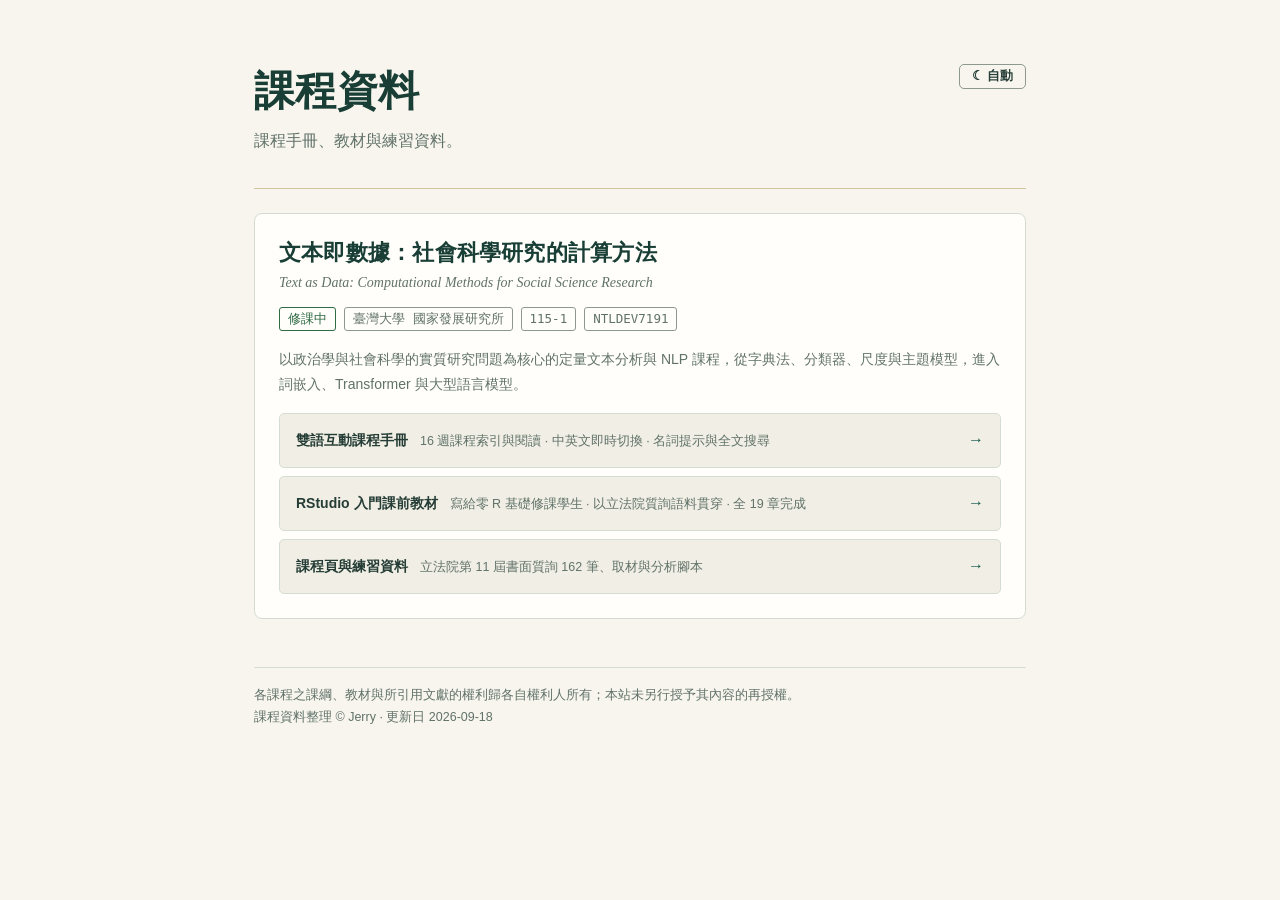
<file: index.html>
<!DOCTYPE html>
<html lang="zh-Hant">
<head>
<meta charset="utf-8">
<meta name="viewport" content="width=device-width,initial-scale=1">
<title>課程資料</title>
<meta name="description" content="課程手冊、教材與練習資料。">
<script>(function(){try{var t=localStorage.getItem('class-theme');
if(t==='light'||t==='dark')document.documentElement.setAttribute('data-theme',t);}catch(e){}})();</script>
<link rel="stylesheet" href="design/tokens.css">
<style>
  .wrap{max-width:var(--measure-ui);margin:0 auto;padding:var(--sp-8) var(--sp-5) var(--sp-8);}
  .masthead{display:flex;align-items:flex-start;gap:var(--sp-4);}
  .masthead h1{font-size:var(--fs-hero);}
  .tagline{color:var(--muted);font-size:var(--fs-body);margin:var(--sp-2) 0 0;}
  .lede{margin-bottom:var(--sp-6);}

  .course{margin-top:var(--sp-5);}
  .course .ct{font-size:var(--fs-h2);margin-bottom:2px;}
  .course .ct a{color:var(--heading);text-decoration:none;}
  .course .ct a:hover{color:var(--accent);}
  .course .cen{font-family:var(--font-serif);font-style:italic;
    font-size:var(--fs-sm);color:var(--muted);margin:0 0 var(--sp-3);}
  .tags{display:flex;flex-wrap:wrap;gap:var(--sp-2);margin-bottom:var(--sp-4);}
  .cdesc{font-size:var(--fs-sm);color:var(--muted);margin:0 0 var(--sp-4);}

  .res{display:grid;gap:var(--sp-2);}
  .res a{display:flex;align-items:baseline;gap:var(--sp-3);text-decoration:none;
    color:var(--text);background:var(--surface-2);border:1px solid var(--line);
    border-radius:var(--r-md);padding:var(--sp-3) var(--sp-4);
    transition:border-color var(--motion);}
  .res a:hover{border-color:var(--accent);}
  .res .n{font-weight:600;font-size:var(--fs-sm);}
  .res .d{font-size:var(--fs-xs);color:var(--muted);}
  .res .go{margin-left:auto;color:var(--accent);flex:0 0 auto;}

  @media(max-width:560px){
    .wrap{padding:var(--sp-6) var(--sp-4) var(--sp-7);}
    .res a{flex-wrap:wrap;} .res .d{width:100%;}
    .res .go{margin-left:0;}
  }
</style>
</head>
<body>
<div class="wrap">
  <div class="lede">
    <div class="masthead">
      <h1>課程資料</h1>
      <button class="c-theme" data-theme-toggle style="margin-left:auto"></button>
    </div>
    <p class="tagline">課程手冊、教材與練習資料。</p>
  </div>

  <hr class="c-rule-gold">

  <section class="c-card course">
    <h2 class="ct"><a href="text-as-data/">文本即數據：社會科學研究的計算方法</a></h2>
    <p class="cen">Text as Data: Computational Methods for Social Science Research</p>
    <div class="tags">
      <span class="c-tag c-tag--on">修課中</span>
      <span class="c-tag">臺灣大學 國家發展研究所</span>
      <span class="c-tag">115-1</span>
      <span class="c-tag">NTLDEV7191</span>
    </div>
    <p class="cdesc">以政治學與社會科學的實質研究問題為核心的定量文本分析與 NLP 課程，從字典法、分類器、尺度與主題模型，進入詞嵌入、Transformer 與大型語言模型。</p>
    <div class="res">
      <a href="text-as-data/text-as-data-course.html">
        <span class="n">雙語互動課程手冊</span>
        <span class="d">16 週課程索引與閱讀 · 中英文即時切換 · 名詞提示與全文搜尋</span>
        <span class="go">→</span>
      </a>
      <a href="text-as-data/rstudio-intro.html">
        <span class="n">RStudio 入門課前教材</span>
        <span class="d">寫給零 R 基礎修課學生 · 以立法院質詢語料貫穿 · 全 19 章完成</span>
        <span class="go">→</span>
      </a>
      <a href="text-as-data/">
        <span class="n">課程頁與練習資料</span>
        <span class="d">立法院第 11 屆書面質詢 162 筆、取材與分析腳本</span>
        <span class="go">→</span>
      </a>
    </div>
  </section>

  <footer class="c-foot">
    各課程之課綱、教材與所引用文獻的權利歸各自權利人所有；本站未另行授予其內容的再授權。<br>
    課程資料整理 © Jerry · 更新日 2026-09-18
  </footer>
</div>
<script src="design/theme.js"></script>
</body>
</html>
</file>
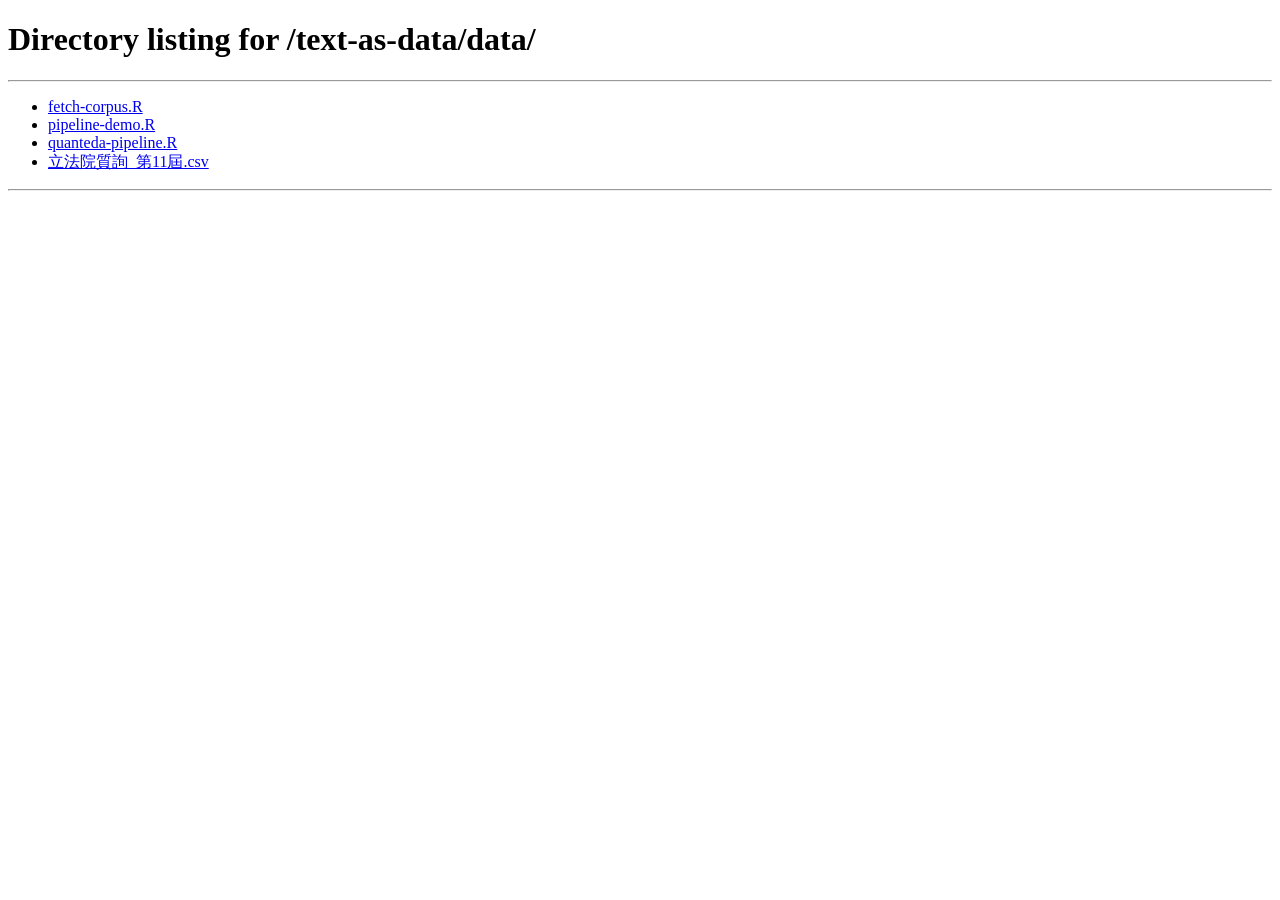
<file: data/index.html>
<!doctype html>
<html lang="zh-Hant"><head><meta charset="utf-8">
<meta name="viewport" content="width=device-width,initial-scale=1">
<title>已搬移 · 文本即數據 · 練習語料</title>
<link rel="canonical" href="../text-as-data/data/">
<meta http-equiv="refresh" content="0;url=../text-as-data/data/">
<script>location.replace('../text-as-data/data/'+location.search+location.hash);</script>
<style>body{margin:0;background:#0f1115;color:#e6e9ef;line-height:1.7;
 font-family:-apple-system,BlinkMacSystemFont,"PingFang TC","Microsoft JhengHei",sans-serif;}
 .b{max-width:560px;margin:0 auto;padding:70px 22px;}a{color:#3794ff;}
 p{font-size:15px;color:#aab2c0;}</style>
</head><body><div class="b">
<p>本站已改為多課程結構，這個網址已搬到新位置。</p>
<p>若沒有自動跳轉，請點這裡：<a href="../text-as-data/data/">文本即數據 · 練習語料</a></p>
</div></body></html>
</file>
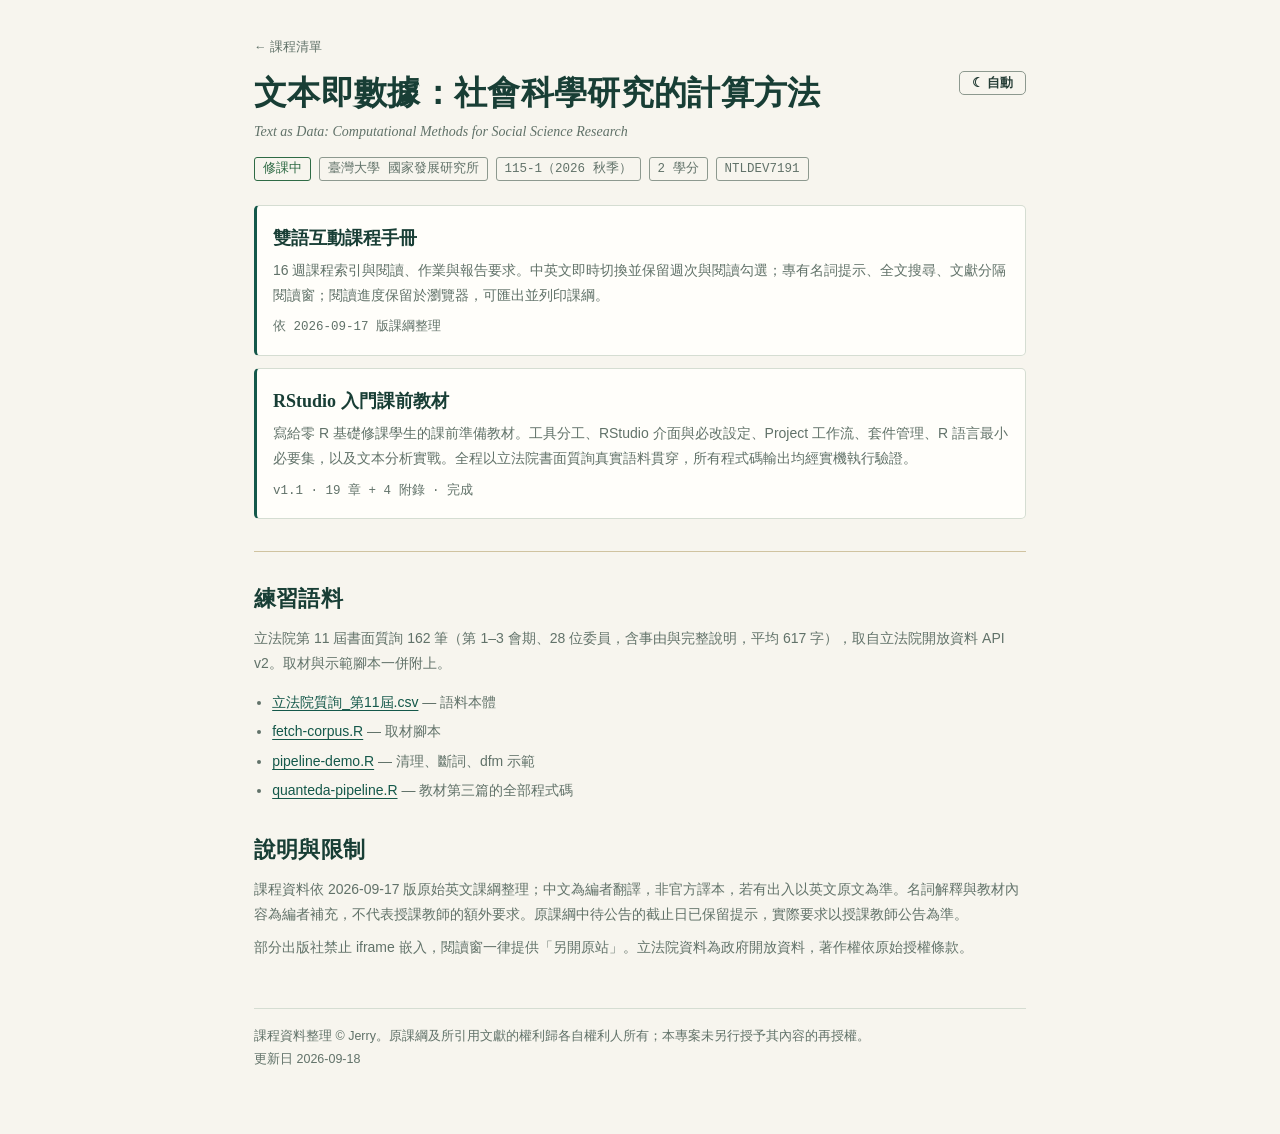
<file: text-as-data/index.html>
<!DOCTYPE html>
<html lang="zh-Hant">
<head>
<meta charset="utf-8">
<meta name="viewport" content="width=device-width,initial-scale=1">
<title>文本即數據 · 課程資料</title>
<meta name="description" content="文本即數據：社會科學研究的計算方法 — 課程手冊、課前教材與練習語料。">
<script>(function(){try{var t=localStorage.getItem('class-theme');
if(t==='light'||t==='dark')document.documentElement.setAttribute('data-theme',t);}catch(e){}})();</script>
<link rel="stylesheet" href="../design/tokens.css">
<style>
  .wrap{max-width:var(--measure-ui);margin:0 auto;padding:var(--sp-6) var(--sp-5) var(--sp-8);}
  .masthead{display:flex;align-items:flex-start;gap:var(--sp-4);}
  .masthead h1{font-size:var(--fs-h1);}
  .cen{font-family:var(--font-serif);font-style:italic;font-size:var(--fs-sm);
    color:var(--muted);margin:var(--sp-1) 0 var(--sp-3);}
  .tags{display:flex;flex-wrap:wrap;gap:var(--sp-2);margin-bottom:var(--sp-5);}

  .res{display:grid;gap:var(--sp-3);margin-bottom:var(--sp-6);}
  .res a{display:block;text-decoration:none;color:var(--text);background:var(--surface);
    border:1px solid var(--line);border-left:3px solid var(--accent);
    border-radius:var(--r-md);padding:var(--sp-4) var(--sp-4);
    transition:border-color var(--motion);}
  .res a:hover{border-color:var(--accent);}
  .res .n{font-family:var(--font-serif);font-size:var(--fs-h3);color:var(--heading);
    font-weight:600;display:block;margin-bottom:var(--sp-1);}
  .res .d{font-size:var(--fs-sm);color:var(--muted);display:block;}
  .res .m{font-size:var(--fs-xs);color:var(--muted);font-family:var(--font-mono);
    display:block;margin-top:var(--sp-2);}

  h2{margin:var(--sp-6) 0 var(--sp-3);}
  p{font-size:var(--fs-sm);color:var(--muted);margin:var(--sp-2) 0;}
  ul{font-size:var(--fs-sm);color:var(--muted);padding-left:1.3em;}
  li{margin:var(--sp-1) 0;}
  @media(max-width:560px){ .wrap{padding:var(--sp-5) var(--sp-4) var(--sp-7);} }
</style>
</head>
<body>
<div class="wrap">
  <a class="c-back" href="../">← 課程清單</a>

  <div class="masthead">
    <h1>文本即數據：社會科學研究的計算方法</h1>
    <button class="c-theme" data-theme-toggle style="margin-left:auto"></button>
  </div>
  <p class="cen">Text as Data: Computational Methods for Social Science Research</p>
  <div class="tags">
    <span class="c-tag c-tag--on">修課中</span>
    <span class="c-tag">臺灣大學 國家發展研究所</span>
    <span class="c-tag">115-1（2026 秋季）</span>
    <span class="c-tag">2 學分</span>
    <span class="c-tag">NTLDEV7191</span>
  </div>

  <div class="res">
    <a href="text-as-data-course.html">
      <span class="n">雙語互動課程手冊</span>
      <span class="d">16 週課程索引與閱讀、作業與報告要求。中英文即時切換並保留週次與閱讀勾選；專有名詞提示、全文搜尋、文獻分隔閱讀窗；閱讀進度保留於瀏覽器，可匯出並列印課綱。</span>
      <span class="m">依 2026-09-17 版課綱整理</span>
    </a>
    <a href="rstudio-intro.html">
      <span class="n">RStudio 入門課前教材</span>
      <span class="d">寫給零 R 基礎修課學生的課前準備教材。工具分工、RStudio 介面與必改設定、Project 工作流、套件管理、R 語言最小必要集，以及文本分析實戰。全程以立法院書面質詢真實語料貫穿，所有程式碼輸出均經實機執行驗證。</span>
      <span class="m">v1.1 · 19 章 + 4 附錄 · 完成</span>
    </a>
  </div>

  <hr class="c-rule-gold">

  <h2>練習語料</h2>
  <p>立法院第 11 屆書面質詢 162 筆（第 1–3 會期、28 位委員，含事由與完整說明，平均 617 字），取自立法院開放資料 API v2。取材與示範腳本一併附上。</p>
  <ul>
    <li><a href="data/%E7%AB%8B%E6%B3%95%E9%99%A2%E8%B3%AA%E8%A9%A2_%E7%AC%AC11%E5%B1%86.csv">立法院質詢_第11屆.csv</a> — 語料本體</li>
    <li><a href="data/fetch-corpus.R">fetch-corpus.R</a> — 取材腳本</li>
    <li><a href="data/pipeline-demo.R">pipeline-demo.R</a> — 清理、斷詞、dfm 示範</li>
    <li><a href="data/quanteda-pipeline.R">quanteda-pipeline.R</a> — 教材第三篇的全部程式碼</li>
  </ul>

  <h2>說明與限制</h2>
  <p>課程資料依 2026-09-17 版原始英文課綱整理；中文為編者翻譯，非官方譯本，若有出入以英文原文為準。名詞解釋與教材內容為編者補充，不代表授課教師的額外要求。原課綱中待公告的截止日已保留提示，實際要求以授課教師公告為準。</p>
  <p>部分出版社禁止 iframe 嵌入，閱讀窗一律提供「另開原站」。立法院資料為政府開放資料，著作權依原始授權條款。</p>

  <footer class="c-foot">
    課程資料整理 © Jerry。原課綱及所引用文獻的權利歸各自權利人所有；本專案未另行授予其內容的再授權。<br>
    更新日 2026-09-18
  </footer>
</div>
<script src="../design/theme.js"></script>
</body>
</html>
</file>
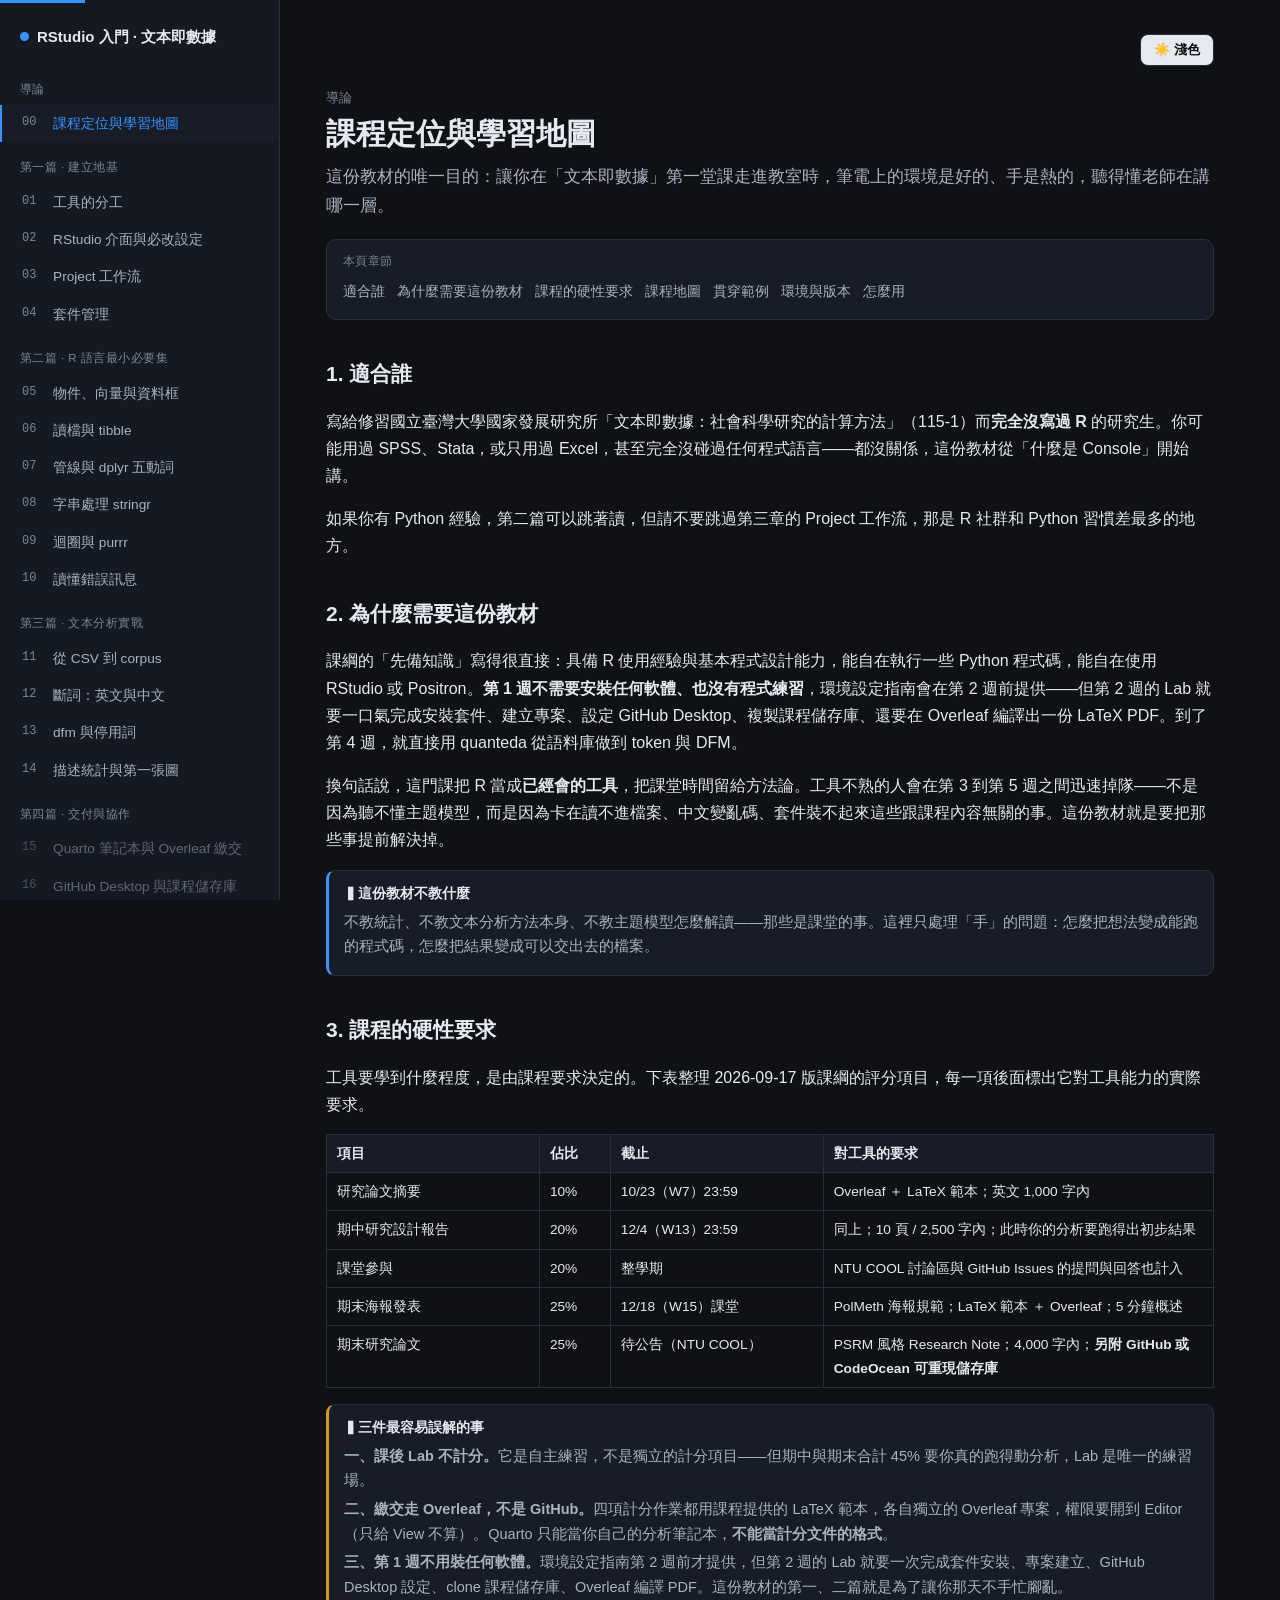
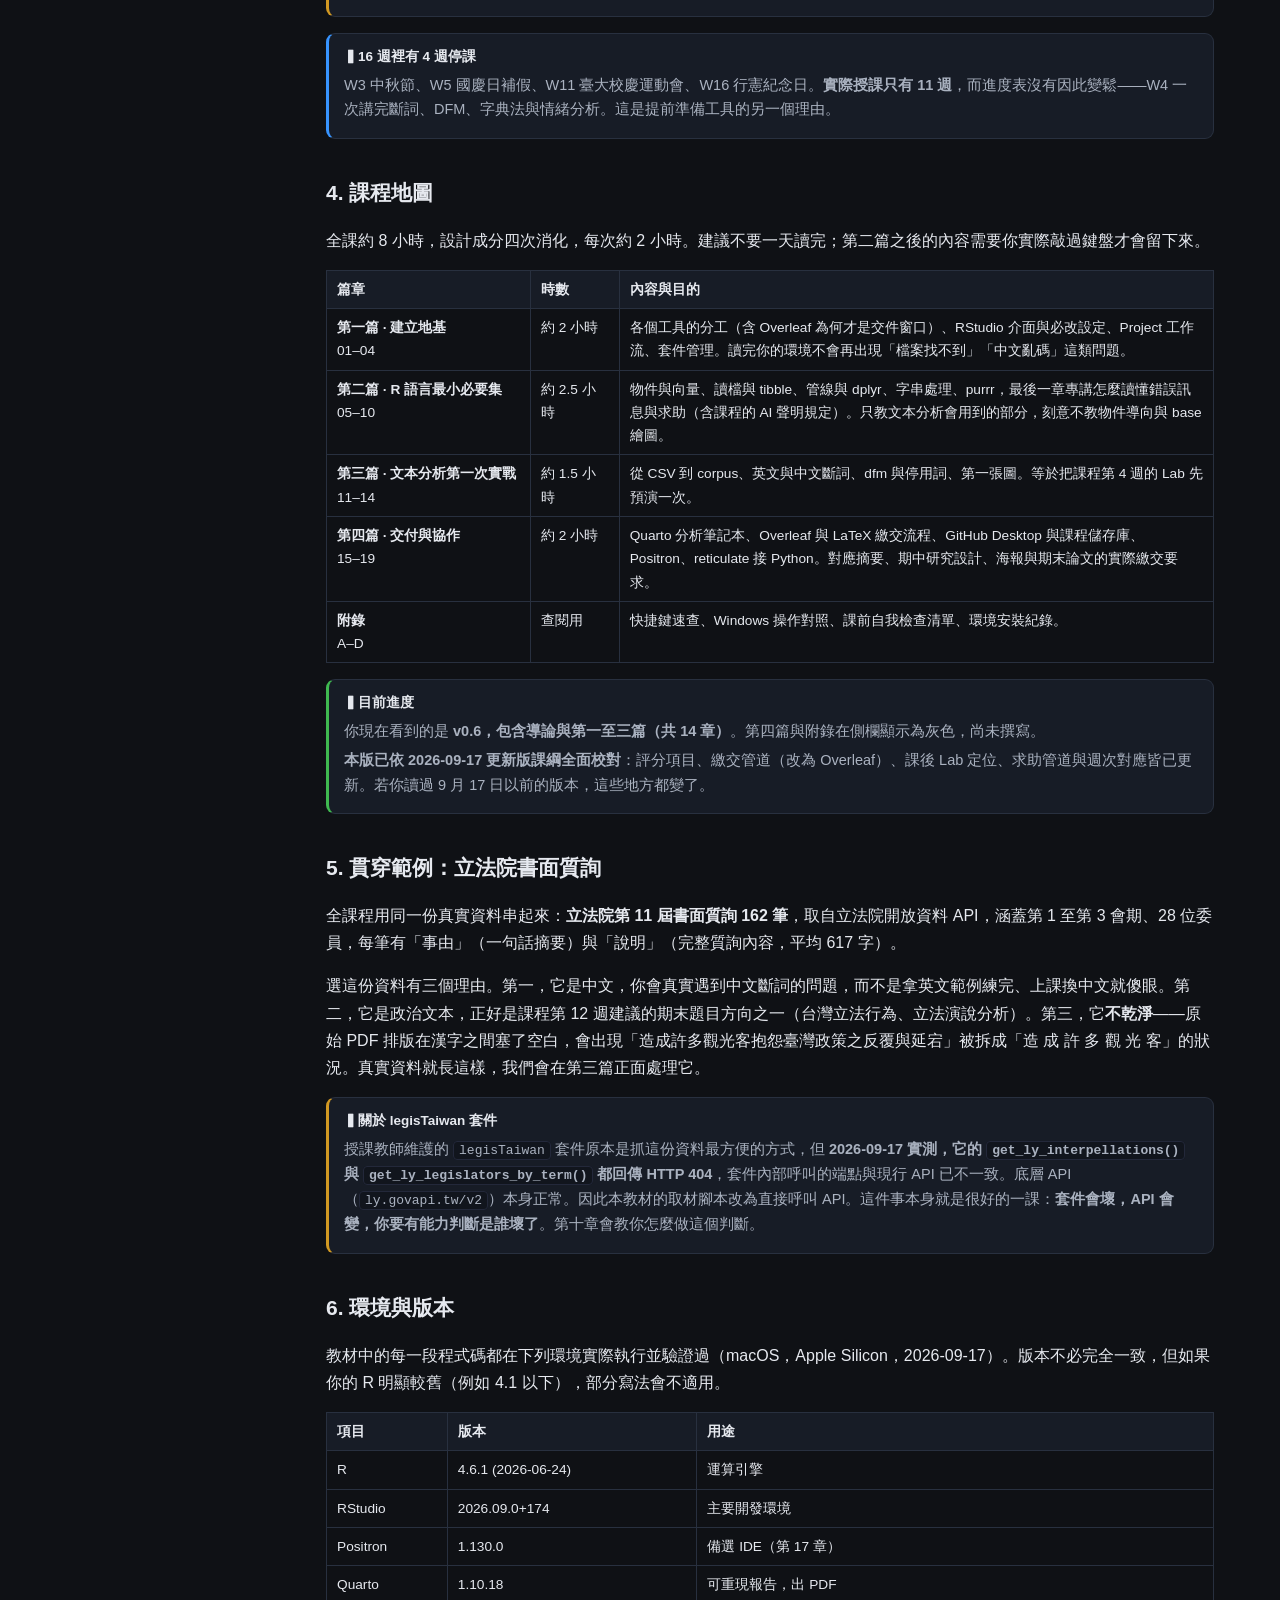
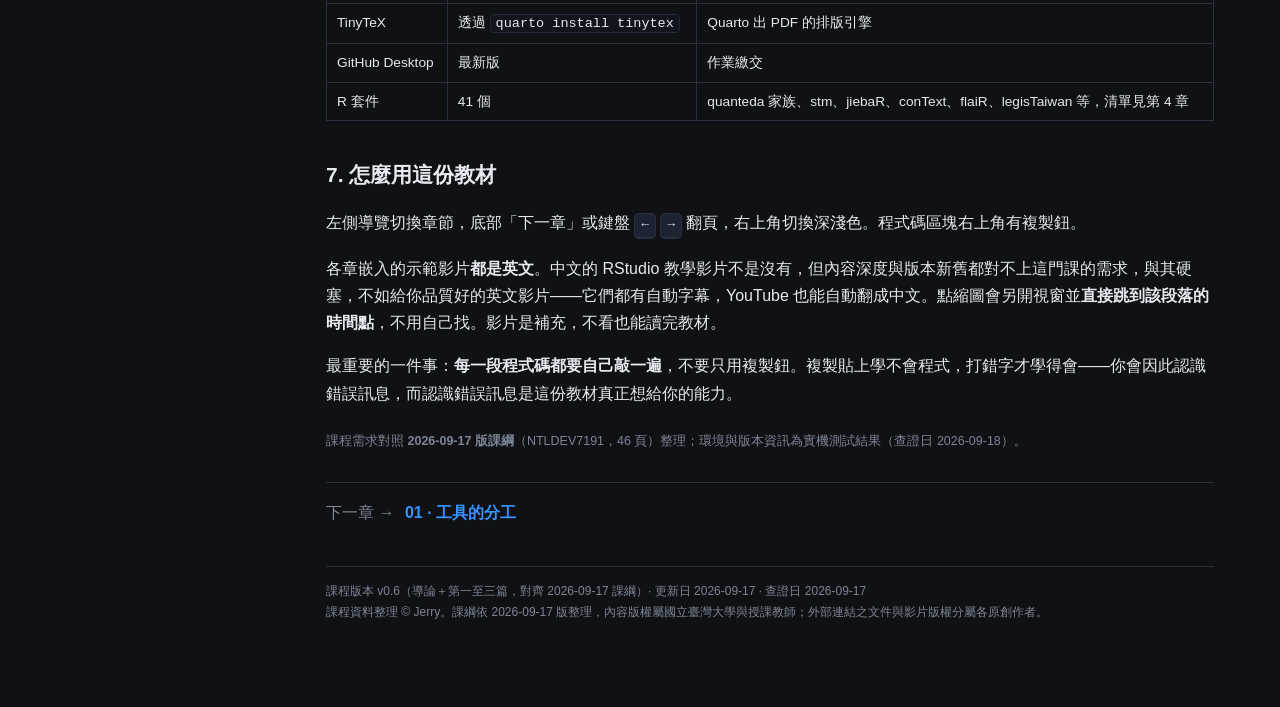
<file: rstudio-intro.html>
<!DOCTYPE html>
<!--
  RStudio 入門 · 文本即數據課前教材（單檔互動課程）
  版本 v0.1（第一篇）· 2026-09-17
-->
<html lang="zh-Hant" data-theme="dark">
<head>
<meta charset="utf-8">
<meta name="viewport" content="width=device-width, initial-scale=1">
<title>RStudio 入門 · 文本即數據課前教材</title>
<style>
  :root{
    --bg:#0f1115; --bg-elev:#151922; --surface:#171c26; --surface-2:#1d2330;
    --text:#e6e9ef; --text-dim:#aab2c0; --text-faint:#7c8696;
    --border:#28303f; --border-soft:#23283a;
    --accent:#3794ff; --accent-soft:#1f4d7a;
    --ok:#3fb950; --warn:#d29922; --danger:#f85149;
    --code-bg:#11151d;
  }
  html[data-theme="light"]{
    --bg:#f5f6f8; --bg-elev:#eceef2; --surface:#ffffff; --surface-2:#f3f5f8;
    --text:#1b2430; --text-dim:#4a5566; --text-faint:#7c8696;
    --border:#dce0e8; --border-soft:#e6e9ef;
    --accent:#0a66c2; --accent-soft:#cfe2f7;
    --ok:#1a7f37; --warn:#9a6700; --danger:#cf222e;
    --code-bg:#f3f5f8;
  }
  *{box-sizing:border-box;}
  body{margin:0;background:var(--bg);color:var(--text);
    font-family:-apple-system,BlinkMacSystemFont,"Segoe UI","PingFang TC","Microsoft JhengHei",sans-serif;
    line-height:1.7;font-size:16px;-webkit-font-smoothing:antialiased;}
  a{color:var(--accent);}
  #bar{position:fixed;top:0;left:0;height:3px;width:0;background:var(--accent);z-index:60;transition:width .1s;}
  .wrap{display:flex;min-height:100vh;}
  nav.side{width:280px;flex:0 0 280px;background:var(--bg-elev);border-right:1px solid var(--border);
    position:sticky;top:0;height:100vh;overflow-y:auto;padding:18px 0 40px;}
  nav.side .brand{font-weight:700;font-size:15px;padding:6px 20px 14px;color:var(--text);display:flex;align-items:center;gap:8px;}
  nav.side .brand .dot{width:9px;height:9px;border-radius:50%;background:var(--accent);flex:0 0 auto;}
  .nav-group{margin:10px 0;}
  .nav-group .gtitle{font-size:11.5px;letter-spacing:.04em;text-transform:uppercase;color:var(--text-faint);padding:6px 20px;}
  nav.side a.item{display:flex;gap:9px;padding:7px 20px;font-size:13.7px;color:var(--text-dim);text-decoration:none;cursor:pointer;border-left:2px solid transparent;}
  nav.side a.item:hover{background:var(--surface);color:var(--text);}
  nav.side a.item.active{color:var(--accent);border-left-color:var(--accent);background:var(--surface);}
  nav.side a.item .num{font-family:ui-monospace,monospace;font-size:12px;color:var(--text-faint);min-width:22px;}
  nav.side a.item.soon{opacity:.5;cursor:not-allowed;}
  main{flex:1;min-width:0;padding:34px 46px 90px;max-width:980px;}
  .topbar{display:flex;align-items:center;gap:12px;margin-bottom:22px;}
  .menubtn{display:none;background:var(--surface);border:1px solid var(--border);color:var(--text);border-radius:8px;padding:6px 11px;cursor:pointer;font-size:15px;}
  .themebtn{margin-left:auto;border:1px solid var(--border);border-radius:8px;padding:6px 13px;cursor:pointer;font-size:13px;font-weight:600;
    background:var(--text);color:var(--bg);}
  section.chapter{display:none;}
  section.chapter.show{display:block;animation:fade .25s;}
  @keyframes fade{from{opacity:0;transform:translateY(6px);}to{opacity:1;transform:none;}}
  .crumb{font-size:12.5px;color:var(--text-faint);letter-spacing:.03em;margin-bottom:6px;}
  h1.ch{font-size:30px;line-height:1.25;margin:0 0 10px;}
  h2{font-size:21px;margin:30px 0 10px;padding-top:6px;}
  h3{font-size:16.5px;margin:20px 0 6px;color:var(--text);}
  .lead{font-size:17px;color:var(--text-dim);margin:0 0 18px;}
  .pagetoc{background:var(--surface);border:1px solid var(--border);border-radius:10px;padding:12px 16px;margin:18px 0;}
  .pagetoc .tt{font-size:11.5px;text-transform:uppercase;letter-spacing:.04em;color:var(--text-faint);margin-bottom:6px;}
  .pagetoc a{display:inline-block;margin:3px 12px 3px 0;font-size:13.5px;color:var(--text-dim);text-decoration:none;}
  .pagetoc a:hover{color:var(--accent);}
  .callout{border:1px solid var(--border);border-left-width:3px;border-radius:9px;padding:12px 15px;margin:16px 0;background:var(--surface);}
  .callout .ct{font-weight:700;font-size:13.5px;margin-bottom:3px;}
  .callout.note{border-left-color:var(--accent);} .callout.tip{border-left-color:var(--ok);}
  .callout.warn{border-left-color:var(--warn);} .callout.example{border-left-color:var(--accent-soft);}
  .callout.win{border-left-color:var(--danger);}
  .callout p{margin:4px 0;font-size:14.5px;color:var(--text-dim);}
  .callout code{background:var(--code-bg);padding:1px 5px;border-radius:4px;font-size:13px;}
  .codeblock{position:relative;background:var(--code-bg);border:1px solid var(--border);border-radius:9px;margin:14px 0;overflow:hidden;}
  .codeblock .lang{display:inline-block;font-size:11.5px;color:var(--text-faint);padding:7px 12px 0;font-family:ui-monospace,monospace;}
  .codeblock .copyb{position:absolute;top:6px;right:8px;background:var(--surface-2);border:1px solid var(--border);color:var(--text-dim);
    border-radius:6px;font-size:12px;padding:3px 9px;cursor:pointer;}
  .codeblock .copyb.done{color:var(--ok);border-color:var(--ok);}
  .codeblock pre{margin:4px 0 0;padding:6px 14px 14px;overflow-x:auto;font-family:ui-monospace,"SFMono-Regular",monospace;font-size:13px;line-height:1.6;color:var(--text);}
  p code, li code, td code{background:var(--code-bg);border:1px solid var(--border-soft);padding:1px 5px;border-radius:4px;font-size:13.5px;font-family:ui-monospace,monospace;overflow-wrap:anywhere;}
  .tablewrap{overflow-x:auto;margin:14px 0;}
  table{border-collapse:collapse;width:100%;font-size:13.7px;}
  th,td{border:1px solid var(--border);padding:7px 10px;text-align:left;vertical-align:top;}
  th{background:var(--surface);color:var(--text);}
  .practice{background:var(--surface);border:1px dashed var(--border);border-radius:9px;padding:6px 16px;margin:16px 0;}
  .diagram{background:var(--surface);border:1px solid var(--border);border-radius:10px;margin:18px 0;padding:14px 16px 10px;}
  .diagram svg{display:block;width:100%;height:auto;}
  .diagram .dcap{font-size:12.5px;color:var(--text-faint);margin-top:9px;padding-top:8px;border-top:1px solid var(--border-soft);}
  .diagram pre{margin:2px 0;font-family:ui-monospace,"SFMono-Regular",monospace;font-size:12.5px;line-height:1.55;
    color:var(--text-dim);overflow-x:auto;white-space:pre;}
  .diagram pre b{color:var(--accent);font-weight:600;}
  .diagram pre i{color:var(--text-faint);font-style:normal;}
  svg .dbox{fill:var(--surface-2);stroke:var(--border);stroke-width:1;}
  svg .dbox-hi{fill:var(--surface-2);stroke:var(--accent);stroke-width:1.5;}
  svg .dbar{fill:var(--bg-elev);stroke:var(--border);stroke-width:1;}
  svg .dt{fill:var(--text);font-size:13px;font-weight:600;font-family:-apple-system,BlinkMacSystemFont,"PingFang TC",sans-serif;}
  svg .ds{fill:var(--text-dim);font-size:11.5px;font-family:-apple-system,BlinkMacSystemFont,"PingFang TC",sans-serif;}
  svg .dk{fill:var(--text-faint);font-size:10.5px;font-family:ui-monospace,monospace;}
  svg .dacc{fill:var(--accent);font-size:11.5px;font-weight:600;font-family:-apple-system,BlinkMacSystemFont,"PingFang TC",sans-serif;}
  svg .dline{stroke:var(--accent);stroke-width:1.6;fill:none;}
  svg .dline-soft{stroke:var(--text-faint);stroke-width:1.2;fill:none;stroke-dasharray:4 3;}
  svg .ddot{fill:var(--accent);}
  .videobox{display:block;border:1px solid var(--border);border-radius:12px;overflow:hidden;margin:20px 0;background:var(--surface);}
  .videobox.pending{background:var(--bg-elev);border-style:dashed;}
  .videobox .vhead{display:flex;align-items:center;gap:9px;padding:10px 14px;font-size:13.5px;font-weight:600;border-bottom:1px solid var(--border);}
  .videobox .vhead .play{color:var(--accent);} .videobox .vhead .seg{margin-left:auto;font-family:ui-monospace,monospace;font-size:11.5px;color:var(--text-faint);border:1px solid var(--border);border-radius:5px;padding:1px 7px;}
  .videobox .ph{padding:18px 16px;color:var(--text-dim);font-size:13.5px;}
  .vthumb{position:relative;width:100%;aspect-ratio:16/9;background:#000 center/cover no-repeat;display:flex;align-items:center;justify-content:center;cursor:pointer;}
  .vthumb::after{content:"";position:absolute;inset:0;background:rgba(0,0,0,.30);}
  .vthumb .vplay{position:relative;z-index:2;width:60px;height:60px;border-radius:50%;background:rgba(20,20,20,.7);border:2px solid #fff;color:#fff;display:flex;align-items:center;justify-content:center;font-size:22px;padding-left:5px;}
  .vthumb:hover .vplay{background:#c00;border-color:#c00;}
  .vthumb .vopen{position:absolute;z-index:2;bottom:10px;right:12px;font-size:12px;color:#fff;background:rgba(0,0,0,.62);padding:4px 10px;border-radius:7px;}
  .videobox .vcap{padding:8px 14px;font-size:12px;color:var(--text-faint);border-top:1px solid var(--border-soft);line-height:1.6;}
  .chap-foot{margin-top:30px;padding-top:16px;border-top:1px solid var(--border);}
  .nextlink{color:var(--accent);text-decoration:none;font-weight:600;cursor:pointer;}
  .nextlink .k{color:var(--text-faint);font-weight:400;margin-right:6px;}
  .foot{margin-top:24px;font-size:12.5px;color:var(--text-faint);}
  .pagemeta{margin-top:40px;padding:14px 0 0;border-top:1px solid var(--border);font-size:12px;color:var(--text-faint);}
  .kbd{display:inline-block;border:1px solid var(--border);border-bottom-width:2px;border-radius:5px;padding:1px 6px;font-family:ui-monospace,monospace;font-size:12.5px;background:var(--surface-2);}
  #scrim{display:none;position:fixed;inset:0;background:rgba(0,0,0,.45);z-index:40;}
  @media(max-width:860px){
    nav.side{position:fixed;left:0;top:0;z-index:50;transform:translateX(-100%);transition:transform .2s;}
    nav.side.open{transform:none;}
    #scrim.open{display:block;}
    .menubtn{display:inline-block;}
    main{padding:20px 18px 80px;}
    h1.ch{font-size:25px;}
    .diagram{overflow-x:auto;}
    .diagram svg{min-width:600px;}
    .diagram .dcap,.diagram pre{min-width:0;}
    .diagram .dcap::before{content:"（圖可左右滑動）";display:block;color:var(--accent);margin-bottom:4px;}
    }
</style>
</head>
<body>
<div id="bar"></div>
<div class="wrap">
  <nav class="side" id="side">
    <div class="brand"><span class="dot"></span>RStudio 入門 · 文本即數據</div>
    <div id="navbody"></div>
  </nav>

  <main>
    <div class="topbar">
      <button class="menubtn" id="menuBtn" aria-label="選單">☰</button>
      <button class="themebtn" id="themeBtn">☀️ 淺色</button>
    </div>

    <!-- ===================== 導論 ===================== -->
    <section class="chapter" id="ch00">
      <div class="crumb">導論</div>
      <h1 class="ch">課程定位與學習地圖</h1>
      <p class="lead">這份教材的唯一目的：讓你在「文本即數據」第一堂課走進教室時，筆電上的環境是好的、手是熱的，聽得懂老師在講哪一層。</p>
      <div class="pagetoc"><div class="tt">本頁章節</div>
        <a href="#s00-who">適合誰</a><a href="#s00-why">為什麼需要這份教材</a><a href="#s00-req">課程的硬性要求</a><a href="#s00-map">課程地圖</a><a href="#s00-case">貫穿範例</a><a href="#s00-env">環境與版本</a><a href="#s00-how">怎麼用</a>
      </div>

      <h2 id="s00-who">1. 適合誰</h2>
      <p>寫給修習國立臺灣大學國家發展研究所「文本即數據：社會科學研究的計算方法」（115-1）而<strong>完全沒寫過 R</strong> 的研究生。你可能用過 SPSS、Stata，或只用過 Excel，甚至完全沒碰過任何程式語言——都沒關係，這份教材從「什麼是 Console」開始講。</p>
      <p>如果你有 Python 經驗，第二篇可以跳著讀，但請不要跳過第三章的 Project 工作流，那是 R 社群和 Python 習慣差最多的地方。</p>

      <h2 id="s00-why">2. 為什麼需要這份教材</h2>
      <p>課綱的「先備知識」寫得很直接：具備 R 使用經驗與基本程式設計能力，能自在執行一些 Python 程式碼，能自在使用 RStudio 或 Positron。<strong>第 1 週不需要安裝任何軟體、也沒有程式練習</strong>，環境設定指南會在第 2 週前提供——但第 2 週的 Lab 就要一口氣完成安裝套件、建立專案、設定 GitHub Desktop、複製課程儲存庫、還要在 Overleaf 編譯出一份 LaTeX PDF。到了第 4 週，就直接用 quanteda 從語料庫做到 token 與 DFM。</p>
      <p>換句話說，這門課把 R 當成<strong>已經會的工具</strong>，把課堂時間留給方法論。工具不熟的人會在第 3 到第 5 週之間迅速掉隊——不是因為聽不懂主題模型，而是因為卡在讀不進檔案、中文變亂碼、套件裝不起來這些跟課程內容無關的事。這份教材就是要把那些事提前解決掉。</p>
      <div class="callout note"><div class="ct">▍這份教材不教什麼</div>
        <p>不教統計、不教文本分析方法本身、不教主題模型怎麼解讀——那些是課堂的事。這裡只處理「手」的問題：怎麼把想法變成能跑的程式碼，怎麼把結果變成可以交出去的檔案。</p>
      </div>

      <h2 id="s00-req">3. 課程的硬性要求</h2>
      <p>工具要學到什麼程度，是由課程要求決定的。下表整理 2026-09-17 版課綱的評分項目，每一項後面標出它對工具能力的實際要求。</p>
      <div class="tablewrap"><table>
        <thead><tr><th style="width:24%">項目</th><th style="width:8%">佔比</th><th style="width:24%">截止</th><th>對工具的要求</th></tr></thead>
        <tbody>
          <tr><td>研究論文摘要</td><td>10%</td><td>10/23（W7）23:59</td><td>Overleaf ＋ LaTeX 範本；英文 1,000 字內</td></tr>
          <tr><td>期中研究設計報告</td><td>20%</td><td>12/4（W13）23:59</td><td>同上；10 頁 / 2,500 字內；此時你的分析要跑得出初步結果</td></tr>
          <tr><td>課堂參與</td><td>20%</td><td>整學期</td><td>NTU COOL 討論區與 GitHub Issues 的提問與回答也計入</td></tr>
          <tr><td>期末海報發表</td><td>25%</td><td>12/18（W15）課堂</td><td>PolMeth 海報規範；LaTeX 範本 ＋ Overleaf；5 分鐘概述</td></tr>
          <tr><td>期末研究論文</td><td>25%</td><td>待公告（NTU COOL）</td><td>PSRM 風格 Research Note；4,000 字內；<strong>另附 GitHub 或 CodeOcean 可重現儲存庫</strong></td></tr>
        </tbody>
      </table></div>
      <div class="callout warn"><div class="ct">▍三件最容易誤解的事</div>
        <p><strong>一、課後 Lab 不計分。</strong>它是自主練習，不是獨立的計分項目——但期中與期末合計 45% 要你真的跑得動分析，Lab 是唯一的練習場。</p>
        <p><strong>二、繳交走 Overleaf，不是 GitHub。</strong>四項計分作業都用課程提供的 LaTeX 範本，各自獨立的 Overleaf 專案，權限要開到 Editor（只給 View 不算）。Quarto 只能當你自己的分析筆記本，<strong>不能當計分文件的格式</strong>。</p>
        <p><strong>三、第 1 週不用裝任何軟體。</strong>環境設定指南第 2 週前才提供，但第 2 週的 Lab 就要一次完成套件安裝、專案建立、GitHub Desktop 設定、clone 課程儲存庫、Overleaf 編譯 PDF。這份教材的第一、二篇就是為了讓你那天不手忙腳亂。</p>
      </div>
      <div class="callout note"><div class="ct">▍16 週裡有 4 週停課</div>
        <p>W3 中秋節、W5 國慶日補假、W11 臺大校慶運動會、W16 行憲紀念日。<strong>實際授課只有 11 週</strong>，而進度表沒有因此變鬆——W4 一次講完斷詞、DFM、字典法與情緒分析。這是提前準備工具的另一個理由。</p>
      </div>

      <h2 id="s00-map">4. 課程地圖</h2>
      <p>全課約 8 小時，設計成分四次消化，每次約 2 小時。建議不要一天讀完；第二篇之後的內容需要你實際敲過鍵盤才會留下來。</p>
      <div class="tablewrap"><table>
        <thead><tr><th style="width:23%">篇章</th><th style="width:10%">時數</th><th>內容與目的</th></tr></thead>
        <tbody>
          <tr><td><strong>第一篇 · 建立地基</strong><br>01–04</td><td>約 2 小時</td><td>各個工具的分工（含 Overleaf 為何才是交件窗口）、RStudio 介面與必改設定、Project 工作流、套件管理。讀完你的環境不會再出現「檔案找不到」「中文亂碼」這類問題。</td></tr>
          <tr><td><strong>第二篇 · R 語言最小必要集</strong><br>05–10</td><td>約 2.5 小時</td><td>物件與向量、讀檔與 tibble、管線與 dplyr、字串處理、purrr，最後一章專講怎麼讀懂錯誤訊息與求助（含課程的 AI 聲明規定）。只教文本分析會用到的部分，刻意不教物件導向與 base 繪圖。</td></tr>
          <tr><td><strong>第三篇 · 文本分析第一次實戰</strong><br>11–14</td><td>約 1.5 小時</td><td>從 CSV 到 corpus、英文與中文斷詞、dfm 與停用詞、第一張圖。等於把課程第 4 週的 Lab 先預演一次。</td></tr>
          <tr><td><strong>第四篇 · 交付與協作</strong><br>15–19</td><td>約 2 小時</td><td>Quarto 分析筆記本、Overleaf 與 LaTeX 繳交流程、GitHub Desktop 與課程儲存庫、Positron、reticulate 接 Python。對應摘要、期中研究設計、海報與期末論文的實際繳交要求。</td></tr>
          <tr><td><strong>附錄</strong><br>A–D</td><td>查閱用</td><td>快捷鍵速查、Windows 操作對照、課前自我檢查清單、環境安裝紀錄。</td></tr>
        </tbody>
      </table></div>
      <div class="callout tip"><div class="ct">▍目前進度</div>
        <p>你現在看到的是 <strong>v0.6，包含導論與第一至三篇（共 14 章）</strong>。第四篇與附錄在側欄顯示為灰色，尚未撰寫。</p>
        <p><strong>本版已依 2026-09-17 更新版課綱全面校對</strong>：評分項目、繳交管道（改為 Overleaf）、課後 Lab 定位、求助管道與週次對應皆已更新。若你讀過 9 月 17 日以前的版本，這些地方都變了。</p>
      </div>

      <h2 id="s00-case">5. 貫穿範例：立法院書面質詢</h2>
      <p>全課程用同一份真實資料串起來：<strong>立法院第 11 屆書面質詢 162 筆</strong>，取自立法院開放資料 API，涵蓋第 1 至第 3 會期、28 位委員，每筆有「事由」（一句話摘要）與「說明」（完整質詢內容，平均 617 字）。</p>
      <p>選這份資料有三個理由。第一，它是中文，你會真實遇到中文斷詞的問題，而不是拿英文範例練完、上課換中文就傻眼。第二，它是政治文本，正好是課程第 12 週建議的期末題目方向之一（台灣立法行為、立法演說分析）。第三，它<strong>不乾淨</strong>——原始 PDF 排版在漢字之間塞了空白，會出現「造成許多觀光客抱怨臺灣政策之反覆與延宕」被拆成「造 成 許 多 觀 光 客」的狀況。真實資料就長這樣，我們會在第三篇正面處理它。</p>
      <div class="callout warn"><div class="ct">▍關於 legisTaiwan 套件</div>
        <p>授課教師維護的 <code>legisTaiwan</code> 套件原本是抓這份資料最方便的方式，但 <strong>2026-09-17 實測，它的 <code>get_ly_interpellations()</code> 與 <code>get_ly_legislators_by_term()</code> 都回傳 HTTP 404</strong>，套件內部呼叫的端點與現行 API 已不一致。底層 API（<code>ly.govapi.tw/v2</code>）本身正常。因此本教材的取材腳本改為直接呼叫 API。這件事本身就是很好的一課：<strong>套件會壞，API 會變，你要有能力判斷是誰壞了</strong>。第十章會教你怎麼做這個判斷。</p>
      </div>

      <h2 id="s00-env">6. 環境與版本</h2>
      <p>教材中的每一段程式碼都在下列環境實際執行並驗證過（macOS，Apple Silicon，2026-09-17）。版本不必完全一致，但如果你的 R 明顯較舊（例如 4.1 以下），部分寫法會不適用。</p>
      <div class="tablewrap"><table>
        <thead><tr><th>項目</th><th>版本</th><th>用途</th></tr></thead>
        <tbody>
          <tr><td>R</td><td>4.6.1 (2026-06-24)</td><td>運算引擎</td></tr>
          <tr><td>RStudio</td><td>2026.09.0+174</td><td>主要開發環境</td></tr>
          <tr><td>Positron</td><td>1.130.0</td><td>備選 IDE（第 17 章）</td></tr>
          <tr><td>Quarto</td><td>1.10.18</td><td>可重現報告，出 PDF</td></tr>
          <tr><td>TinyTeX</td><td>透過 <code>quarto install tinytex</code></td><td>Quarto 出 PDF 的排版引擎</td></tr>
          <tr><td>GitHub Desktop</td><td>最新版</td><td>作業繳交</td></tr>
          <tr><td>R 套件</td><td>41 個</td><td>quanteda 家族、stm、jiebaR、conText、flaiR、legisTaiwan 等，清單見第 4 章</td></tr>
        </tbody>
      </table></div>

      <h2 id="s00-how">7. 怎麼用這份教材</h2>
      <p>左側導覽切換章節，底部「下一章」或鍵盤 <span class="kbd">←</span> <span class="kbd">→</span> 翻頁，右上角切換深淺色。程式碼區塊右上角有複製鈕。</p>
      <p>各章嵌入的示範影片<strong>都是英文</strong>。中文的 RStudio 教學影片不是沒有，但內容深度與版本新舊都對不上這門課的需求，與其硬塞，不如給你品質好的英文影片——它們都有自動字幕，YouTube 也能自動翻成中文。點縮圖會另開視窗並<strong>直接跳到該段落的時間點</strong>，不用自己找。影片是補充，不看也能讀完教材。</p>
      <p>最重要的一件事：<strong>每一段程式碼都要自己敲一遍</strong>，不要只用複製鈕。複製貼上學不會程式，打錯字才學得會——你會因此認識錯誤訊息，而認識錯誤訊息是這份教材真正想給你的能力。</p>
      <footer class="foot">課程需求對照 <strong>2026-09-17 版課綱</strong>（NTLDEV7191，46 頁）整理；環境與版本資訊為實機測試結果（查證日 2026-09-18）。</footer>
      <div class="chap-foot"><a class="nextlink" data-go="ch01"><span class="k">下一章 →</span> 01 · 工具的分工</a></div>
    </section>

    <!-- ===================== ch01 ===================== -->
    <section class="chapter" id="ch01">
      <div class="crumb">第一篇 · 建立地基 / 01</div>
      <h1 class="ch">R、RStudio、Quarto、GitHub、Overleaf：工具的分工</h1>
      <p class="lead">本章目標：搞懂這幾個工具各自負責什麼、哪一個才是真正的交件窗口，以後看到錯誤訊息也才知道該去哪裡找。</p>
      <div class="pagetoc"><div class="tt">本頁章節</div>
        <a href="#s01-why">為什麼要先講這個</a><a href="#s01-r">R 是引擎</a><a href="#s01-rs">RStudio 是駕駛艙</a><a href="#s01-q">Quarto 是排版廠</a><a href="#s01-gh">GitHub 的角色</a><a href="#s01-ol">Overleaf</a><a href="#s01-tab">速查對照表</a><a href="#s01-p">動手練習</a><a href="#s01-s">本章小結</a>
      </div>

      <h2 id="s01-why">1. 為什麼要先講這個</h2>
      <p>新手最常見的困惑不是「這行程式碼怎麼寫」，而是「我到底該在哪裡打這行字」。有人在終端機裡打 R 的指令，有人在 R 的 Console 裡打 <code>brew install</code>，然後對著錯誤訊息發呆。這些困惑的根源都一樣：分不清楚這幾個東西的界線。</p>
      <p>先把界線畫清楚，後面十八章都會輕鬆很多。</p>

      <div class="diagram">
        <svg viewBox="0 0 800 300" role="img" aria-label="工具關係圖：你在 RStudio 或 Positron 寫程式碼，送去 R 執行；分析結果用 Quarto 整理成筆記本，正式書面作業與海報用 LaTeX 範本在 Overleaf 撰寫並繳交；GitHub Desktop 用來取得課程教材與存放可重現程式碼">
          <defs><marker id="ah" markerWidth="8" markerHeight="8" refX="7" refY="3" orient="auto">
            <path d="M0,0 L7,3 L0,6 Z" fill="var(--accent)"/></marker>
            <marker id="ah2" markerWidth="8" markerHeight="8" refX="7" refY="3" orient="auto">
            <path d="M0,0 L7,3 L0,6 Z" fill="var(--text-faint)"/></marker>
          </defs>

          <rect class="dbox" x="8" y="26" width="150" height="62" rx="8"/>
          <text class="dt" x="83" y="52" text-anchor="middle">你</text>
          <text class="ds" x="83" y="72" text-anchor="middle">寫程式碼、看結果</text>

          <rect class="dbox-hi" x="196" y="16" width="184" height="82" rx="8"/>
          <text class="dt" x="288" y="42" text-anchor="middle">RStudio／Positron</text>
          <text class="ds" x="288" y="62" text-anchor="middle">駕駛艙 · IDE</text>
          <text class="dk" x="288" y="82" text-anchor="middle">編輯 / 送出 / 顯示</text>

          <rect class="dbox-hi" x="424" y="16" width="160" height="82" rx="8"/>
          <text class="dt" x="504" y="42" text-anchor="middle">R</text>
          <text class="ds" x="504" y="62" text-anchor="middle">引擎 · 真正在算的</text>
          <text class="dk" x="504" y="82" text-anchor="middle">套件裝在這裡</text>

          <rect class="dbox" x="628" y="26" width="164" height="62" rx="8"/>
          <text class="dt" x="710" y="52" text-anchor="middle">套件</text>
          <text class="dk" x="710" y="72" text-anchor="middle">quanteda · stm · jiebaR</text>

          <path class="dline" d="M158,50 L190,50" marker-end="url(#ah)"/>
          <path class="dline" d="M380,42 L418,42" marker-end="url(#ah)"/>
          <path class="dline-soft" d="M418,74 L382,74" marker-end="url(#ah2)"/>
          <text class="dk" x="400" y="34" text-anchor="middle">送出</text>
          <text class="dk" x="400" y="92" text-anchor="middle">結果</text>
          <path class="dline-soft" d="M584,57 L622,57" marker-end="url(#ah2)"/>

          <path class="dline" d="M288,98 L288,150" marker-end="url(#ah)"/>
          <rect class="dbox" x="180" y="158" width="216" height="72" rx="8"/>
          <text class="dt" x="288" y="184" text-anchor="middle">Quarto ／ Overleaf</text>
          <text class="ds" x="288" y="203" text-anchor="middle">分析筆記本 ／ LaTeX 繳交</text>
          <text class="dk" x="288" y="221" text-anchor="middle">計分文件一律走 LaTeX</text>

          <path class="dline" d="M396,194 L448,194" marker-end="url(#ah)"/>
          <rect class="dbox" x="456" y="158" width="216" height="72" rx="8"/>
          <text class="dt" x="564" y="184" text-anchor="middle">GitHub Desktop</text>
          <text class="ds" x="564" y="203" text-anchor="middle">版本紀錄與繳交</text>
          <text class="dk" x="564" y="221" text-anchor="middle">課程教材 · 可重現程式碼</text>

          <text class="dacc" x="8" y="268">上排＝寫程式的迴圈（每天幾百次）</text>
          <text class="dacc" x="8" y="288">下排＝交件的路徑（每份繳交一次）</text>
        </svg>
        <div class="dcap">工具的分工。實線是你主動觸發的動作，虛線是自動回流的結果。注意：套件掛在 R 底下，不是掛在 RStudio 底下——換 IDE 不用重裝套件，換 R 版本才要。</div>
      </div>

      <h2 id="s01-r">2. R 是引擎</h2>
      <p>R 是一個程式語言，也是執行這個語言的程式。它本身沒有漂亮的介面——你可以在終端機打 <code>R</code> 直接啟動它，看到的就是一個 <code>&gt;</code> 提示符號，你打指令、它算給你看，如此而已。</p>
      <div class="codeblock"><span class="lang">terminal</span><button class="copyb">複製</button><pre>R --version
# R version 4.6.1 (2026-06-24) -- "Great Square Root"</pre></div>
      <p>所有真正的運算——讀檔案、算詞頻、跑主題模型——都是 R 在做。套件（package）也是裝在 R 裡面，不是裝在 RStudio 裡面。這個觀念很重要：<strong>你換 IDE，套件不用重裝；你換 R 版本，套件要重裝</strong>。</p>
      <div class="callout note"><div class="ct">▍你的 R 裝在哪</div>
        <p>macOS 上官方版 R 裝在 <code>/Library/Frameworks/R.framework/</code>，指令在 <code>/usr/local/bin/R</code>。套件裝在 <code>/Library/Frameworks/R.framework/Versions/4.6/Resources/library</code>。這條路徑之後排查問題時會用到。</p>
      </div>

      <h2 id="s01-rs">3. RStudio 是駕駛艙</h2>
      <p>RStudio 是一個 IDE（整合開發環境）。它自己不會算任何東西，它做的事情是：幫你編輯程式碼、把你的程式碼送去給 R 執行、把 R 吐回來的結果排版顯示、順便管理你的檔案、畫圖、查說明文件。</p>
      <p>用車來比喻：R 是引擎，RStudio 是方向盤、儀表板和音響。沒有 RStudio 你還是能開（用終端機跑 R），但很難開。沒有 R，RStudio 就是一個打不著火的空殼——事實上 RStudio 啟動時如果找不到 R，會直接跳錯誤。</p>
      <div class="callout tip"><div class="ct">▍一個立刻能用的判斷法</div>
        <p>當你看到錯誤訊息時，先問：這是 R 說的，還是 RStudio 說的？<code>Error in library(quanteda) : there is no package called 'quanteda'</code> 是 R 說的，跟 RStudio 無關，重裝 RStudio 不會有幫助。而「Console 字太小」「面板不見了」則是 RStudio 的事，跟 R 無關。</p>
      </div>

      <h2 id="s01-q">4. Quarto 是排版廠</h2>
      <p>Quarto 是一個獨立的命令列工具（不是 R 套件），它把「文字 + 程式碼 + 程式碼跑出來的結果」組合成一份完整文件，輸出成 PDF、HTML 或 Word。</p>
      <p>Quarto 一次解決兩件事——你的報告和你的程式碼是同一份檔案，改了數據重新 render，表格和圖自己更新，不會出現「論文裡的數字跟程式碼跑出來的不一樣」這種學術災難。</p>
      <div class="callout warn"><div class="ct">▍但這門課的計分文件不能用 Quarto</div>
        <p>2026-09-17 版課綱把這件事講得很死：<strong>書面作業與海報必須使用課程提供的 LaTeX 範本，透過各自獨立的共用 Overleaf 專案繳交，並開放授課教師 Editor（可編輯）權限</strong>。課綱原文明寫「分析筆記本可使用 Quarto，但 Quarto 不能取代 LaTeX，作為計分書面作業或海報的撰寫格式」。</p>
        <p>所以兩者分工是：<strong>Quarto 用來做你自己的分析筆記本</strong>（跑程式、看結果、留紀錄），<strong>Overleaf 上的 LaTeX 用來寫要交出去的東西</strong>（摘要、期中研究設計、海報、期末論文）。Quarto 仍然值得學，它是你私下工作的主力，只是別拿它當繳交格式。</p>
      </div>
      <p>Quarto 底下還串了兩個工具：<strong>Pandoc</strong> 負責格式轉換，<strong>LaTeX</strong>（我們裝的是 TinyTeX）負責排出 PDF。你不用直接操作它們，但出錯時錯誤訊息可能來自它們，知道有這層會少走很多冤枉路。</p>
      <div class="codeblock"><span class="lang">terminal</span><button class="copyb">複製</button><pre>quarto --version
# 1.10.18</pre></div>

      <h2 id="s01-gh">5. GitHub 是教材來源，Overleaf 才是交件窗口</h2>
      <p>Git 是版本控制系統，GitHub 是把 Git 儲存庫放在網路上的服務。<strong>在這門課，GitHub 的角色是取得東西而不是交出東西</strong>：課綱寫明「GitHub 是課程教材與程式碼的主要來源」，教材另外同步鏡像到 NTU COOL 供公告與討論。第 2 週的 Lab 就要你設定 GitHub Desktop 並複製（clone）課程儲存庫。</p>
      <p>好消息是課綱明說「不需要 Git 經驗」，你會用 <strong>GitHub Desktop</strong>，一個圖形介面工具，不用背指令。第 16 章會完整走一遍。</p>
      <p>GitHub 在期末還有一個角色：<strong>期末論文要附一個 GitHub 或 CodeOcean 的可重現程式碼儲存庫</strong>。所以你整學期的程式碼怎麼組織，到期末會直接變成交出去的東西的一部分——這是第 3 章那些資料夾紀律的最終理由。</p>
      <p>這裡先建立一個觀念：Git 管的是<strong>程式碼和文字檔的歷史</strong>，不是拿來存資料的雲端硬碟。把幾百 MB 的語料推上 GitHub 是新手最常犯的錯之一，第 16 章會教你用 <code>.gitignore</code> 擋掉。</p>

      <h2 id="s01-ol">6. Overleaf：真正的交件窗口</h2>
      <p>Overleaf 是線上的 LaTeX 編輯器，瀏覽器裡就能寫、即時編譯出 PDF、多人可同時編輯。這門課四項計分繳交——研究論文摘要、期中研究設計報告、期末海報、期末研究論文——<strong>全部走 Overleaf</strong>。</p>
      <p>兩個容易出錯的細節：每一項作業用<strong>各自獨立的</strong> Overleaf 專案，不要全部塞在同一個；權限必須開到 <strong>Editor（可編輯）</strong>，只給 View（僅檢視）不算繳交。課綱把這兩點都明確寫出來，代表過去有人踩過。</p>
      <div class="callout note"><div class="ct">▍第 2 週就會用到</div>
        <p>第 2 週的 Lab 要求你在 Overleaf 建立一份簡短的 LaTeX 文件、編譯成 PDF、並邀請授課教師取得 Editor 權限。<strong>建議現在就去 overleaf.com 註冊一個免費帳號</strong>，用學校信箱註冊，之後要加入課程專案比較單純。實際的 LaTeX 撰寫會在第 15 章談。</p>
      </div>

      <div class="videobox" data-vid="IJc2J-qewiU" data-start="0">
        <div class="vhead"><span class="play">▶</span> 影片示範 · R 與 RStudio 的差別（英文，5 分 09 秒） <span class="seg">點縮圖開啟</span></div>
        <div class="vthumb" role="button" tabindex="0" aria-label="播放影片：What's the Difference Between R and RStudio?" style="background-image:url('https://i.ytimg.com/vi/IJc2J-qewiU/hqdefault.jpg')">
          <div class="vplay">▶</div><div class="vopen">在 YouTube 開啟 ↗</div>
        </div>
        <div class="vcap">「What's the Difference Between R and RStudio?」— Duke Center for Computational Thinking。除了 R 與 RStudio 的分工，後半也帶到套件的概念，可與第 4 章對照。英文發音、有自動字幕。版權屬原作者。</div>
      </div>

      <h2 id="s01-tab">7. 速查對照表</h2>
      <div class="tablewrap"><table>
        <thead><tr><th style="width:14%">工具</th><th style="width:16%">身分</th><th>負責什麼</th><th style="width:26%">出問題時的徵兆</th></tr></thead>
        <tbody>
          <tr><td><strong>R</strong></td><td>程式語言＋執行引擎</td><td>所有運算、套件的家</td><td><code>Error in ...</code>、<code>there is no package called</code></td></tr>
          <tr><td><strong>RStudio</strong></td><td>IDE（駕駛艙）</td><td>編輯、執行、顯示、檔案與圖形管理</td><td>面板消失、字體亂掉、專案打不開</td></tr>
          <tr><td><strong>Positron</strong></td><td>另一款 IDE</td><td>同上，但 R 與 Python 並重</td><td>同上（第 17 章）</td></tr>
          <tr><td><strong>Quarto</strong></td><td>獨立命令列工具</td><td>分析筆記本（<strong>不可當計分文件格式</strong>）</td><td>render 失敗、LaTeX 錯誤、中文字不出來</td></tr>
          <tr><td><strong>GitHub Desktop</strong></td><td>Git 圖形介面</td><td>取得課程教材、保存可重現程式碼</td><td>push 被拒、合併衝突</td></tr>
          <tr><td><strong>Overleaf</strong></td><td>線上 LaTeX 編輯器</td><td><strong>四項計分作業的繳交管道</strong></td><td>編譯錯誤、權限沒開到 Editor</td></tr>
        </tbody>
      </table></div>

      <div class="callout win"><div class="ct">▍Windows 差異</div>
        <p>路徑不同：R 通常在 <code>C:\Program Files\R\R-4.6.1\</code>，套件預設裝在使用者資料夾 <code>C:\Users\你的名字\AppData\Local\R\win-library\4.6</code>。另外 Windows 需要額外安裝 <strong>Rtools</strong>（<a href="https://cran.r-project.org/bin/windows/Rtools/" target="_blank" rel="noopener">cran.r-project.org/bin/windows/Rtools</a>）才能編譯需要 C++ 的套件；macOS 的對應物是 Xcode Command Line Tools。本課有幾個套件（如 jiebaR）會用到編譯，沒裝 Rtools 會失敗。</p>
      </div>

      <h2 id="s01-p">8. 動手練習</h2>
      <div class="practice"><ol>
        <li>打開「終端機」（macOS 內建，在 應用程式 → 工具程式；Windows 用 PowerShell），輸入 <code>R --version</code>、<code>quarto --version</code>，確認兩個版本號都印得出來。</li>
        <li>在同一個終端機輸入 <code>R</code> 進入 R 的 Console，打 <code>1 + 1</code> 按 Enter，看到 <code>[1] 2</code>。然後打 <code>q()</code>、再打 <code>n</code> 離開。你剛剛用的就是「沒有 RStudio 的 R」。</li>
        <li>打開 RStudio，在它的 Console 裡一樣打 <code>1 + 1</code>。對照一下：同一個引擎，不同的駕駛艙。</li>
        <li>在 RStudio 的 Console 打 <code>R.home()</code>，看看它指到的路徑是不是上面提過的那個。</li>
      </ol></div>

      <h2 id="s01-s">9. 本章小結</h2>
      <ul>
        <li>R 是引擎，負責運算，套件裝在 R 裡；RStudio 是駕駛艙，負責讓你舒服地操作 R。</li>
        <li>Quarto 是獨立工具，適合做自己的分析筆記本；<strong>但課綱明定它不能當計分書面作業或海報的格式</strong>。</li>
        <li>GitHub 是<strong>取得</strong>教材與程式碼的地方，也是期末可重現儲存庫的所在；用 GitHub Desktop 操作即可，不需要背指令。</li>
        <li><strong>Overleaf 才是交件窗口</strong>：四項計分作業各用獨立專案，權限要開到 Editor。</li>
        <li>看到錯誤訊息，先判斷是誰在說話——這是整份教材最省時間的一個習慣。</li>
      </ul>
      <footer class="foot">對照 <a href="https://cran.r-project.org/" target="_blank" rel="noopener">CRAN</a>、<a href="https://quarto.org/docs/guide/" target="_blank" rel="noopener">Quarto 官方指南</a>、<a href="https://docs.posit.co/ide/user/" target="_blank" rel="noopener">RStudio 使用者指南</a>與實機測試結果撰寫（查證日 2026-09-17）。</footer>
      <div class="chap-foot"><a class="nextlink" data-go="ch02"><span class="k">下一章 →</span> 02 · RStudio 介面導覽與必改設定</a></div>
    </section>

    <!-- ===================== ch02 ===================== -->
    <section class="chapter" id="ch02">
      <div class="crumb">第一篇 · 建立地基 / 02</div>
      <h1 class="ch">RStudio 介面導覽與必改設定</h1>
      <p class="lead">本章目標：認識四大窗格、學會用鍵盤送程式碼去執行，並完成六項開課前一定要改的設定。</p>
      <div class="pagetoc"><div class="tt">本頁章節</div>
        <a href="#s02-panes">四大窗格</a><a href="#s02-cs">Console 與 Script 的差別</a><a href="#s02-run">執行快捷鍵</a><a href="#s02-env">Environment 面板</a><a href="#s02-help">Help 與 Files</a><a href="#s02-opt">六項必改設定</a><a href="#s02-p">動手練習</a><a href="#s02-s">本章小結</a>
      </div>

      <h2 id="s02-panes">1. 四大窗格</h2>
      <p>第一次打開 RStudio 只會看到三個窗格，左上角的 Source（編輯器）要等你開啟或新建檔案才會出現。下圖是四個窗格的相對位置，實際畫面請對照本節的示範影片。</p>

      <div class="diagram">
        <svg viewBox="0 0 800 430" role="img" aria-label="RStudio 視窗配置示意圖：左上 Source 編輯器、左下 Console、右上 Environment 與 History、右下 Files Plots Packages Help">
          <rect class="dbar" x="4" y="4" width="792" height="30" rx="8"/>
          <circle class="ddot" cx="24" cy="19" r="4.5" opacity="0.85"/>
          <circle class="ddot" cx="40" cy="19" r="4.5" opacity="0.5"/>
          <circle class="ddot" cx="56" cy="19" r="4.5" opacity="0.3"/>
          <text class="dk" x="400" y="23" text-anchor="middle">RStudio — text-as-data-lab</text>

          <rect class="dbox-hi" x="4" y="42" width="392" height="186" rx="8"/>
          <rect class="dbar" x="4" y="42" width="392" height="26" rx="8"/>
          <text class="dk" x="16" y="60">01-import.R ×</text>
          <text class="dt" x="16" y="94">左上 · Source（編輯器）</text>
          <text class="ds" x="16" y="116">寫程式碼的地方，內容會存檔。</text>
          <text class="ds" x="16" y="136">這裡的程式碼不會自動執行，</text>
          <text class="ds" x="16" y="156">要按 Cmd/Ctrl + Enter 送去 Console。</text>
          <text class="dacc" x="16" y="186">▍你 90% 的時間在這裡</text>
          <text class="dk" x="16" y="212">開啟檔案前這格不會出現</text>

          <rect class="dbox-hi" x="4" y="236" width="392" height="190" rx="8"/>
          <rect class="dbar" x="4" y="236" width="392" height="26" rx="8"/>
          <text class="dk" x="16" y="254">Console | Terminal | Background Jobs</text>
          <text class="dt" x="16" y="288">左下 · Console（主控台）</text>
          <text class="ds" x="16" y="310">打一行、按 Enter、立刻算給你看。</text>
          <text class="ds" x="16" y="330">這裡打的東西不會被保存 —— 草稿紙。</text>
          <text class="dacc" x="16" y="358">▍&gt; 等你下指令　+ 表示括號沒關</text>
          <text class="ds" x="16" y="386">Terminal 分頁是系統終端機，</text>
          <text class="ds" x="16" y="406">吃 shell 指令而不是 R 語言。</text>

          <rect class="dbox" x="404" y="42" width="392" height="186" rx="8"/>
          <rect class="dbar" x="404" y="42" width="392" height="26" rx="8"/>
          <text class="dk" x="416" y="60">Environment | History | Connections</text>
          <text class="dt" x="416" y="94">右上 · Environment</text>
          <text class="ds" x="416" y="116">目前記憶體裡有哪些物件。</text>
          <text class="dk" x="416" y="146">d    162 obs. of 8 variables</text>
          <text class="dk" x="416" y="166">x    10</text>
          <text class="ds" x="416" y="196">確認「到底讀進幾筆」最快的地方。</text>

          <rect class="dbox" x="404" y="236" width="392" height="190" rx="8"/>
          <rect class="dbar" x="404" y="236" width="392" height="26" rx="8"/>
          <text class="dk" x="416" y="254">Files | Plots | Packages | Help | Viewer</text>
          <text class="dt" x="416" y="288">右下 · 檔案與說明</text>
          <text class="ds" x="416" y="310">Files：專案資料夾內容</text>
          <text class="ds" x="416" y="330">Plots：畫出來的圖</text>
          <text class="ds" x="416" y="350">Packages：已安裝套件清單</text>
          <text class="ds" x="416" y="370">Help：?function 的結果出現在這</text>
          <text class="dacc" x="416" y="400">▍查說明文件先看最下面的 Examples</text>
        </svg>
        <div class="dcap">RStudio 預設的四窗格配置示意（非實際截圖）。藍框的兩格是你最常互動的。窗格位置可在 Settings → Pane Layout 自由調換，因此同學的畫面未必與此圖一致。</div>
      </div>

      <p>左下角窗格還有一個常被忽略的分頁：<strong>Terminal</strong>。它是真正的系統終端機（macOS 上是 zsh），跟 Console 完全不同——Console 吃 R 語言，Terminal 吃 shell 指令。課綱的先備知識裡「會用終端機」指的就是這個。你不用精通，但要知道 <code>brew install</code>、<code>git status</code> 這類指令屬於 Terminal，不屬於 Console。</p>

      <h2 id="s02-cs">2. Console 與 Script 的差別（本章最重要）</h2>
      <p>這是新手最容易混淆、也最影響學習效率的一件事。</p>
      <p><strong>Console</strong> 適合試探：想知道 <code>nchar("測試")</code> 回傳什麼，直接在 Console 打，看到答案，丟掉。它是草稿紙。</p>
      <p><strong>Script</strong>（<code>.R</code> 檔）適合累積：你的分析流程——讀檔、清理、斷詞、建 dfm——要寫在 Script 裡，存檔，明天打開還在，下週改一個參數重跑一次。它是你的作品。</p>
      <div class="callout warn"><div class="ct">▍新手最常犯的錯</div>
        <p>整個分析流程都打在 Console 裡，跑出漂亮結果，然後關掉 RStudio。隔天要重現，全部消失。期末論文要附<strong>可重現的程式碼儲存庫</strong>，Console 裡的東西交不出去。從第一天就養成習慣：<strong>凡是會想再跑第二次的，都寫進 Script</strong>。</p>
      </div>
      <p>新建 Script 的方式：選單 File → New File → R Script，或直接按 <span class="kbd">Cmd</span>+<span class="kbd">Shift</span>+<span class="kbd">N</span>。</p>

      <h2 id="s02-run">3. 執行快捷鍵</h2>
      <p>在 Script 裡寫好程式碼後，要把它「送」去 Console 執行。用滑鼠複製貼上是可以，但你一天會做幾百次，請從第一天就用鍵盤。</p>
      <div class="tablewrap"><table>
        <thead><tr><th style="width:30%">動作</th><th style="width:26%">macOS</th><th style="width:26%">Windows</th><th>說明</th></tr></thead>
        <tbody>
          <tr><td>執行目前這一行／選取範圍</td><td><span class="kbd">Cmd</span>+<span class="kbd">Enter</span></td><td><span class="kbd">Ctrl</span>+<span class="kbd">Enter</span></td><td>最常用的一個。執行完游標自動跳下一行。</td></tr>
          <tr><td>執行整份 Script</td><td><span class="kbd">Cmd</span>+<span class="kbd">Shift</span>+<span class="kbd">Enter</span></td><td><span class="kbd">Ctrl</span>+<span class="kbd">Shift</span>+<span class="kbd">Enter</span></td><td>Source with echo，從頭跑到尾。</td></tr>
          <tr><td>新建 R Script</td><td><span class="kbd">Cmd</span>+<span class="kbd">Shift</span>+<span class="kbd">N</span></td><td><span class="kbd">Ctrl</span>+<span class="kbd">Shift</span>+<span class="kbd">N</span></td><td></td></tr>
          <tr><td>存檔</td><td><span class="kbd">Cmd</span>+<span class="kbd">S</span></td><td><span class="kbd">Ctrl</span>+<span class="kbd">S</span></td><td></td></tr>
          <tr><td>插入管線 <code>|&gt;</code></td><td><span class="kbd">Cmd</span>+<span class="kbd">Shift</span>+<span class="kbd">M</span></td><td><span class="kbd">Ctrl</span>+<span class="kbd">Shift</span>+<span class="kbd">M</span></td><td>第 7 章會大量用到。需先在設定中啟用原生管線。</td></tr>
          <tr><td>中斷執行中的程式</td><td><span class="kbd">Esc</span></td><td><span class="kbd">Esc</span></td><td>跑太久或卡住時按這個，游標要在 Console 裡。</td></tr>
          <tr><td>清空 Console 畫面</td><td><span class="kbd">Ctrl</span>+<span class="kbd">L</span></td><td><span class="kbd">Ctrl</span>+<span class="kbd">L</span></td><td>只清畫面，不清記憶體裡的物件。</td></tr>
          <tr><td>查看所有快捷鍵</td><td><span class="kbd">Alt</span>+<span class="kbd">Shift</span>+<span class="kbd">K</span></td><td><span class="kbd">Alt</span>+<span class="kbd">Shift</span>+<span class="kbd">K</span></td><td>忘記時按它。</td></tr>
        </tbody>
      </table></div>
      <div class="callout note"><div class="ct">▍Console 裡的兩個符號</div>
        <p>看到 <code>&gt;</code> 表示 R 在等你下新指令，一切正常。看到 <code>+</code> 表示 R 認為你上一行還沒寫完（通常是括號或引號沒關），它在等你補完——這時候按 <span class="kbd">Esc</span> 取消，回頭檢查括號。這個 <code>+</code> 讓非常多新手以為電腦當機。</p>
      </div>

      <h2 id="s02-env">4. Environment 面板怎麼讀</h2>
      <p>右上角 Environment 列出目前記憶體裡所有的物件。你執行 <code>x &lt;- 5</code> 之後，這裡就會出現一列 <code>x  5</code>。讀資料進來之後，會出現類似 <code>d  162 obs. of 8 variables</code>——這是快速確認「我到底讀進了幾筆資料」最方便的地方。</p>
      <p>資料框旁邊有個表格圖示，點下去會用試算表的樣子打開資料，適合肉眼檢查。也可以在 Console 打 <code>View(d)</code> 達到同樣效果。</p>
      <p>面板上方那把掃帚圖示會清空所有物件（等同 <code>rm(list = ls())</code>）。這是好習慣的一部分：如果你的 Script 只有在「清空環境後從頭跑」才會成功，它才是真的可重現。</p>

      <h2 id="s02-help">5. Help 與 Files</h2>
      <p>在 Console 打問號加函數名稱，說明文件會出現在右下角 Help 面板。</p>
      <div class="codeblock"><span class="lang">R Console</span><button class="copyb">複製</button><pre>?mean          # 查 mean 這個函數
?dfm           # 查 quanteda 的 dfm（需先 library(quanteda)）
??"topic model"  # 兩個問號＝全文搜尋，不確定函數名時用</pre></div>
      <p>R 的說明文件格式固定：Description（做什麼）、Usage（怎麼呼叫）、Arguments（每個參數的意思）、Value（回傳什麼）、<strong>Examples</strong>（可以直接複製執行的範例）。新手直接跳到最下面的 Examples 往往最快。</p>

      <h2 id="s02-opt">6. 六項必改設定</h2>
      <p>打開設定：macOS 是選單 <strong>RStudio → Settings…</strong>（舊版顯示為 Preferences），Windows 是 <strong>Tools → Global Options…</strong>。以下六項請在上課前改好，每一項都會實際影響你這學期的順暢度。</p>

      <h3>(1) 關閉工作區自動儲存 — General → Basic</h3>
      <p>把 <strong>Restore .RData into workspace at startup</strong> 的勾取消，並把 <strong>Save workspace to .RData on exit</strong> 設為 <strong>Never</strong>。</p>
      <p>理由：預設行為會在你關閉 RStudio 時把所有變數存下來、下次開啟時還原。聽起來貼心，實際上是可重現性的頭號殺手——你的 Script 會依賴一個「上次殘留在記憶體裡、但程式碼裡根本沒有」的物件，自己跑得很順，助教跑就報錯。關掉它，強迫自己的 Script 完整。</p>

      <h3>(2) 啟用原生管線 — Code → Editing</h3>
      <p>勾選 <strong>Use native pipe operator, |&gt; (requires R 4.1+)</strong>。</p>
      <p>理由：這樣 <span class="kbd">Cmd</span>+<span class="kbd">Shift</span>+<span class="kbd">M</span> 插入的會是 R 內建的 <code>|&gt;</code> 而不是 magrittr 的 <code>%&gt;%</code>。兩者在本課用途上幾乎等價，但 <code>|&gt;</code> 是語言內建、不依賴套件，教材全程使用它。</p>

      <h3>(3) 開啟軟換行 — Code → Editing</h3>
      <p>勾選 <strong>Soft-wrap R source files</strong>。</p>
      <p>理由：質詢文本一筆動輒六百字，沒有軟換行時你得一路往右捲。</p>

      <h3>(4) 確認編碼為 UTF-8 — Code → Saving</h3>
      <p>在 <strong>Default text encoding</strong> 按 Change… 選 <strong>UTF-8</strong>。</p>
      <p>理由：這是中文資料的生死線。macOS 的預設通常已經是 UTF-8，但請親眼確認一次。編碼設錯的症狀是中文變成 <code>\u5b78</code> 或一堆問號，而且往往在你已經做了一堆分析之後才發現。</p>

      <h3>(5) 打開診斷提示 — Code → Diagnostics</h3>
      <p>勾選 <strong>Show diagnostics for R</strong> 以及 <strong>Warn if variable used has no definition in scope</strong>。</p>
      <p>理由：RStudio 會在你打錯變數名或少一個括號時，在行號旁邊畫紅色驚嘆號。對零基礎的人來說，這能攔掉一半以上的低級錯誤。</p>

      <h3>(6) 顯示行號與空白 — Code → Display</h3>
      <p>勾選 <strong>Show line numbers</strong>（通常預設已開）與 <strong>Show whitespace characters</strong>。</p>
      <p>理由：行號是你跟別人討論程式碼的座標；而顯示空白字元，在處理「被 沒 收」這種漢字間夾空白的髒資料時，能讓你直接看見問題。</p>

      <div class="callout tip"><div class="ct">▍順手可調</div>
        <p>Appearance 分頁可以改主題與字體。中文顯示建議挑等寬中文字體避免對不齊。這項純屬舒適度，不影響正確性。</p>
      </div>
      <div class="callout win"><div class="ct">▍Windows 差異</div>
        <p>設定入口是 <strong>Tools → Global Options…</strong>，沒有 macOS 的 RStudio → Settings 路徑。所有快捷鍵把 <span class="kbd">Cmd</span> 換成 <span class="kbd">Ctrl</span>。另外 Windows 的預設編碼可能不是 UTF-8，第 (4) 項對 Windows 使用者<strong>特別關鍵</strong>，務必手動確認。</p>
      </div>

      <div class="videobox" data-vid="Kgwfuycn9_I" data-start="20">
        <div class="vhead"><span class="play">▶</span> 影片示範 · RStudio 四大窗格與執行程式碼（英文，5 分 08 秒） <span class="seg">從 0:20 開始</span></div>
        <div class="vthumb" role="button" tabindex="0" aria-label="播放影片：RStudio for beginners" style="background-image:url('https://i.ytimg.com/vi/Kgwfuycn9_I/hqdefault.jpg')">
          <div class="vplay">▶</div><div class="vopen">在 YouTube 開啟 ↗</div>
        </div>
        <div class="vcap">「RStudio for beginners」— R Programming 101。直接跳到 0:20 的 Layout 段落；後續章節為 1:10 存檔、1:42 執行程式碼、3:11 資料物件，正好對應本章第 1 至 4 節。影片版本較舊，介面細節與 RStudio 2026.09 略有出入，但窗格配置一致。版權屬原作者。</div>
      </div>

      <h2 id="s02-p">7. 動手練習</h2>
      <div class="practice"><ol>
        <li>開啟 RStudio，按 <span class="kbd">Cmd</span>+<span class="kbd">Shift</span>+<span class="kbd">N</span> 新建 Script，輸入下面三行，用 <span class="kbd">Cmd</span>+<span class="kbd">Enter</span> 逐行執行，觀察 Console 與 Environment 的變化。
          <div class="codeblock"><span class="lang">R</span><button class="copyb">複製</button><pre>x &lt;- 10
y &lt;- x * 3
c(x, y)</pre></div>
        </li>
        <li>故意打錯：在 Console 輸入 <code>c(1, 2</code>（少一個括號）按 Enter，看到 <code>+</code>。按 <span class="kbd">Esc</span> 脫身。記住這個畫面。</li>
        <li>完成上述六項設定，然後<strong>完全關閉 RStudio 再重開</strong>。如果設定 (1) 生效，重開後 Environment 應該是空的，而且不會問你要不要存 workspace。</li>
        <li>按 <span class="kbd">Alt</span>+<span class="kbd">Shift</span>+<span class="kbd">K</span> 打開快捷鍵總表，瀏覽三十秒。</li>
        <li>在 Console 打 <code>?paste</code>，在 Help 面板把 Examples 段落的第一行複製到 Console 執行看看。</li>
      </ol></div>

      <h2 id="s02-s">8. 本章小結</h2>
      <ul>
        <li>四大窗格：Source 寫稿、Console 試探、Environment 看物件、右下角查檔案與說明；Terminal 是系統終端機，跟 Console 吃的語言不同。</li>
        <li>會想跑第二次的東西一律寫進 Script，Console 只當草稿紙。</li>
        <li><span class="kbd">Cmd</span>+<span class="kbd">Enter</span> 是你這學期按最多次的組合鍵。</li>
        <li>Console 出現 <code>+</code> 不是當機，是括號沒關，按 <span class="kbd">Esc</span>。</li>
        <li>六項設定中，關閉 workspace 自動儲存與確認 UTF-8 這兩項，會在學期中救你至少一次。</li>
      </ul>
      <footer class="foot">依 RStudio 2026.09.0+174 實機介面與 <a href="https://docs.posit.co/ide/user/ide/guide/ui/ui-panes.html" target="_blank" rel="noopener">Posit 官方 RStudio User Guide</a> 撰寫（查證日 2026-09-17）。</footer>
      <div class="chap-foot"><a class="nextlink" data-go="ch03"><span class="k">下一章 →</span> 03 · Project 工作流與檔案結構</a></div>
    </section>

    <!-- ===================== ch03 ===================== -->
    <section class="chapter" id="ch03">
      <div class="crumb">第一篇 · 建立地基 / 03</div>
      <h1 class="ch">Project 工作流與檔案結構</h1>
      <p class="lead">本章目標：學會用 RStudio Project 管理這門課的所有檔案，並徹底戒掉 <code>setwd()</code>。</p>
      <div class="pagetoc"><div class="tt">本頁章節</div>
        <a href="#s03-wd">工作目錄是什麼</a><a href="#s03-setwd">為什麼不要用 setwd()</a><a href="#s03-proj">建立你的課程 Project</a><a href="#s03-struct">資料夾結構</a><a href="#s03-here">here 套件</a><a href="#s03-p">動手練習</a><a href="#s03-s">本章小結</a>
      </div>

      <h2 id="s03-wd">1. 工作目錄是什麼</h2>
      <p>R 在任何時刻都「站在」某個資料夾裡，那個資料夾叫工作目錄（working directory）。當你寫 <code>read_csv("質詢.csv")</code>，R 就是去工作目錄裡找這個檔名。找不到就報錯：</p>
      <div class="codeblock"><span class="lang">R Console</span><button class="copyb">複製</button><pre>getwd()   # 我現在站在哪裡
list.files()  # 這個資料夾裡有什麼</pre></div>
      <p>新手 90% 的「檔案讀不進來」都是這個問題：R 站的位置跟你以為的不一樣。<code>getwd()</code> 和 <code>list.files()</code> 這兩行是排查第一步，請記起來。</p>

      <h2 id="s03-setwd">2. 為什麼不要用 setwd()</h2>
      <p>網路上的舊教學會教你在 Script 開頭寫：</p>
      <div class="codeblock"><span class="lang">R · 請不要這樣做</span><button class="copyb">複製</button><pre>setwd("/Users/yourname/Documents/text-as-data/data")   # macOS
setwd("C:/Users/yourname/Documents/text-as-data/data") # Windows</pre></div>
      <p>這行在你的電腦上完全正常，但它讓你的程式碼<strong>只能在你的電腦上跑</strong>。助教拿到你的作業，第一行就失敗，因為他的電腦裡沒有 <code>/Users/yourname/</code> 這個路徑。這門課的期末論文要附 GitHub 或 CodeOcean 的可重現儲存庫，<code>setwd()</code> 等於在可重現性上自己開一槍。</p>
      <p>正確做法是使用 <strong>RStudio Project</strong>：當你透過 <code>.Rproj</code> 檔開啟專案時，RStudio 自動把工作目錄設在專案資料夾。你的程式碼裡只出現相對路徑（<code>data/質詢.csv</code>），誰拿到都能跑。</p>

      <h2 id="s03-proj">3. 建立你的課程 Project</h2>
      <p>選單 <strong>File → New Project… → New Directory → New Project</strong>，資料夾名稱建議 <code>text-as-data-lab</code>，位置放在你習慣的地方。</p>
      <p>建好之後你會發現三件事：RStudio 重新啟動了一次、右上角出現專案名稱、資料夾裡多了一個 <code>text-as-data-lab.Rproj</code> 檔案。以後開這門課的東西，就是<strong>雙擊那個 .Rproj 檔</strong>，而不是單獨打開某個 .R 檔。</p>
      <div class="callout note"><div class="ct">▍.Rproj 檔裡有什麼</div>
        <p>它是純文字檔，記錄這個專案的設定（編碼、縮排、是否還原 workspace 等）。你不需要編輯它，但它會被 Git 一起管理，讓協作者拿到同樣的專案設定。</p>
      </div>
      <p>確認一下：專案開啟後在 Console 打 <code>getwd()</code>，回傳的應該正是專案資料夾。</p>

      <div class="videobox" data-vid="MdTtTN8PUqU" data-start="0">
        <div class="vhead"><span class="play">▶</span> 影片示範 · 為什麼要用 RStudio Project（英文，3 分 14 秒） <span class="seg">點縮圖開啟</span></div>
        <div class="vthumb" role="button" tabindex="0" aria-label="播放影片：Using RStudio projects" style="background-image:url('https://i.ytimg.com/vi/MdTtTN8PUqU/hqdefault.jpg')">
          <div class="vplay">▶</div><div class="vopen">在 YouTube 開啟 ↗</div>
        </div>
        <div class="vcap">「Using RStudio projects」— Equitable Equations。三分鐘講完 Project 如何讓工作變得有組織、可攜帶、可重現，論點與本章第 2 節一致。版權屬原作者。</div>
      </div>

      <h2 id="s03-struct">4. 資料夾結構</h2>
      <p>在專案裡建立以下四個子資料夾。可以用 Files 面板的 New Folder 按鈕，也可以直接在 Console 執行：</p>
      <div class="codeblock"><span class="lang">R Console</span><button class="copyb">複製</button><pre>dir.create("data")     # 原始資料，只讀不改
dir.create("R")        # 你的分析腳本
dir.create("output")   # 產生的圖表、清理後的資料
dir.create("report")   # Quarto 分析筆記本
list.files()</pre></div>

      <div class="diagram">
<pre><b>text-as-data-lab/</b>            <i>← 專案根目錄，雙擊 .Rproj 就從這裡開始</i>
├── <b>text-as-data-lab.Rproj</b>   <i>← 開這個檔，不要單獨開 .R 檔</i>
├── <b>data/</b>                    <i>原始資料：只讀不改</i>
│   └── 立法院質詢_第11屆.csv
├── <b>R/</b>                       <i>分析腳本：用數字開頭排順序</i>
│   ├── 01-import.R
│   ├── 02-clean.R
│   └── 03-dfm.R
├── <b>output/</b>                  <i>產出：全部可由程式碼重新生成</i>
│   ├── dfm-top-terms.png
│   └── 質詢_已清理.csv
└── <b>report/</b>                  <i>Quarto 分析筆記本（第 15 章）</i>
    ├── lab01.qmd
    └── lab01.pdf</pre>
        <div class="dcap">建議的專案結構。資料由左往右流動：<code>data/</code> 的原始檔經過 <code>R/</code> 的腳本處理，結果落在 <code>output/</code>，最後在 <code>report/</code> 整理成分析筆記本，數字與圖再帶進 Overleaf 的正式文件。</div>
      </div>
      <div class="tablewrap"><table>
        <thead><tr><th style="width:16%">資料夾</th><th>放什麼</th><th style="width:30%">紀律</th></tr></thead>
        <tbody>
          <tr><td><code>data/</code></td><td>原始資料，例如立法院質詢 CSV</td><td><strong>永遠不要修改或覆蓋原始檔</strong>。清理過的版本另存到 output/</td></tr>
          <tr><td><code>R/</code></td><td><code>01-import.R</code>、<code>02-clean.R</code>、<code>03-dfm.R</code></td><td>用數字開頭命名，執行順序一目瞭然</td></tr>
          <tr><td><code>output/</code></td><td>圖檔、清理後資料、模型結果</td><td>這裡的東西應該<strong>全部能由程式碼重新生成</strong></td></tr>
          <tr><td><code>report/</code></td><td>Quarto 分析筆記本（<code>.qmd</code>）與其輸出</td><td>計分文件寫在 Overleaf，不放這裡；第 15 章說明兩者怎麼銜接</td></tr>
        </tbody>
      </table></div>
      <p>「output 裡的東西全部能重新生成」這條紀律背後有個判斷標準：如果你把 output 資料夾整個刪掉，再從頭執行 R 資料夾裡的腳本，應該能得到一模一樣的結果。做得到，你的分析就是可重現的；做不到，表示有某個步驟你是手動做的而沒寫進程式碼——那正是期末繳交時會出事的地方。</p>

      <h2 id="s03-here">5. here 套件</h2>
      <p>專案內的相對路徑已經解決了大部分問題，但有一個例外：Quarto 報告放在 <code>report/</code> 子資料夾裡，render 時的工作目錄是該 <code>.qmd</code> 所在的資料夾，於是 <code>data/質詢.csv</code> 就找不到了。</p>
      <p><code>here</code> 套件解決這件事——它永遠從<strong>專案根目錄</strong>算起，不管你的檔案放多深。</p>
      <div class="codeblock"><span class="lang">R</span><button class="copyb">複製</button><pre>library(here)
here()                       # 專案根目錄在哪
here("data", "質詢.csv")     # 組出完整路徑，跨作業系統通用
# 讀檔時這樣寫：
# d &lt;- readr::read_csv(here("data", "質詢.csv"))</pre></div>
      <p>注意 <code>here("data", "質詢.csv")</code> 用逗號分隔而不是自己拼斜線。這是刻意的：macOS 用 <code>/</code>、Windows 用 <code>\</code>，交給 <code>here()</code> 處理，你的程式碼就跨平台。</p>
      <div class="callout win"><div class="ct">▍Windows 差異</div>
        <p>Windows 路徑用反斜線 <code>\</code>，但在 R 字串裡 <code>\</code> 是逃脫字元，必須寫成 <code>\\</code> 或改用 <code>/</code>。這是 Windows 使用者的經典陷阱，<code>here()</code> 正好幫你完全避開。</p>
      </div>

      <h2 id="s03-p">6. 動手練習</h2>
      <div class="practice"><ol>
        <li>建立 <code>text-as-data-lab</code> 專案，確認 <code>getwd()</code> 指向它。</li>
        <li>建立 data／R／output／report 四個資料夾。</li>
        <li>把教材附的 <code>立法院質詢_第11屆.csv</code> 複製到 <code>data/</code>。</li>
        <li>執行 <code>library(here); here()</code>，確認回傳的是專案根目錄而不是 data 資料夾。</li>
        <li>在 <code>R/</code> 建立 <code>01-import.R</code>，只寫兩行並存檔（先不用管 read_csv 的細節，第 6 章會講）：
          <div class="codeblock"><span class="lang">R</span><button class="copyb">複製</button><pre>library(here)
d &lt;- readr::read_csv(here("data", "立法院質詢_第11屆.csv"))</pre></div>
        </li>
        <li>壓力測試：關閉 RStudio，改用雙擊 <code>.Rproj</code> 的方式重開，直接執行 <code>01-import.R</code>。如果成功，你的專案結構是對的。</li>
      </ol></div>

      <h2 id="s03-s">7. 本章小結</h2>
      <ul>
        <li>R 永遠站在某個工作目錄裡；<code>getwd()</code> 與 <code>list.files()</code> 是檔案讀不到時的第一組排查指令。</li>
        <li><code>setwd()</code> 會讓程式碼只能在你的電腦上跑，與本課的可重現性要求直接衝突。</li>
        <li>用 <code>.Rproj</code> 開啟專案，工作目錄自動就位，程式碼裡只寫相對路徑。</li>
        <li>data 只讀不改、output 全部可重新生成——這兩條紀律是期末可重現儲存庫的基礎。</li>
        <li>跨資料夾或跨平台時用 <code>here()</code> 組路徑。</li>
      </ul>
      <footer class="foot">對照 <a href="https://docs.posit.co/ide/user/ide/guide/code/projects.html" target="_blank" rel="noopener">Posit RStudio Projects 官方說明</a>、<a href="https://here.r-lib.org/" target="_blank" rel="noopener">here 套件官方文件</a>與實機測試結果撰寫（查證日 2026-09-17）。</footer>
      <div class="chap-foot"><a class="nextlink" data-go="ch04"><span class="k">下一章 →</span> 04 · 套件管理</a></div>
    </section>

    <!-- ===================== ch04 ===================== -->
    <section class="chapter" id="ch04">
      <div class="crumb">第一篇 · 建立地基 / 04</div>
      <h1 class="ch">套件管理</h1>
      <p class="lead">本章目標：分清楚 install 與 library、知道套件從哪裡來，並且能看懂三種常見的安裝失敗訊息。</p>
      <div class="pagetoc"><div class="tt">本頁章節</div>
        <a href="#s04-two">install 與 library</a><a href="#s04-where">套件從哪裡來</a><a href="#s04-list">本課套件清單</a><a href="#s04-fail">三種安裝失敗</a><a href="#s04-conflict">函數名稱衝突</a><a href="#s04-renv">renv</a><a href="#s04-p">動手練習</a><a href="#s04-s">本章小結</a>
      </div>

      <h2 id="s04-two">1. install 與 library：一次性 vs 每次都要</h2>
      <p>這是 R 新手第二常見的混淆（第一名是 Console 與 Script）。</p>
      <p><code>install.packages("quanteda")</code> 是<strong>下載安裝到硬碟</strong>，一台電腦做一次就好，之後永遠都在。</p>
      <p><code>library(quanteda)</code> 是<strong>把已安裝的套件載入這次的 R 工作階段</strong>，每次重開 R 都要再做一次。</p>
      <p>用手機比喻：install 是去 App Store 下載，library 是點開那個 App。你不會每次用 App 都重新下載，但每次用都要點開。</p>
      <div class="callout warn"><div class="ct">▍寫進 Script 的規則</div>
        <p><code>library()</code> 寫在 Script 開頭，<code>install.packages()</code> <strong>不要</strong>寫進 Script。理由：別人執行你的 Script 時，不該被強制安裝或升級套件。需要說明相依套件時，寫成註解或放在 README。</p>
      </div>

      <h2 id="s04-where">2. 套件從哪裡來</h2>
      <p>本課的套件有三個來源，安裝方式不同。</p>
      <div class="tablewrap"><table>
        <thead><tr><th style="width:18%">來源</th><th style="width:34%">安裝指令</th><th>說明</th></tr></thead>
        <tbody>
          <tr><td><strong>CRAN</strong></td><td><code>install.packages("quanteda")</code></td><td>R 的官方套件庫，經過審查，多數套件在這裡。macOS 上會直接下載編譯好的二進位檔，很快。</td></tr>
          <tr><td><strong>GitHub</strong></td><td><code>remotes::install_github("davidycliao/flaiR")</code></td><td>開發者直接發布，沒有 CRAN 審查，通常是最新版或 CRAN 上沒有的套件。<strong>本課教師的 flaiR、legisTaiwan 都在這裡。</strong>需要從原始碼編譯。</td></tr>
          <tr><td><strong>原始碼</strong></td><td><code>R CMD INSTALL 資料夾</code></td><td>最後手段。當套件原始碼需要修改才能編譯時使用（例如下方的 jiebaR 案例）。</td></tr>
        </tbody>
      </table></div>
      <p>GitHub 安裝的格式是 <code>"帳號/儲存庫"</code>。你在課程資料或論文裡看到某個套件時，可以先在 CRAN 搜尋，找不到再看作者的 GitHub。</p>

      <div class="videobox" data-vid="GM6MCBkVNtQ" data-start="66">
        <div class="vhead"><span class="play">▶</span> 影片示範 · 套件從哪裡來、怎麼裝（英文，20 分 31 秒） <span class="seg">從 1:06 開始</span></div>
        <div class="vthumb" role="button" tabindex="0" aria-label="播放影片：How to install packages in R? What is CRAN?" style="background-image:url('https://i.ytimg.com/vi/GM6MCBkVNtQ/hqdefault.jpg')">
          <div class="vplay">▶</div><div class="vopen">在 YouTube 開啟 ↗</div>
        </div>
        <div class="vcap">「How to install packages in R? What is CRAN? What is Bioconductor?」— Bioinformagician。從 1:06「Sources of R packages」開始看即可；<strong>13:03 的「Install package from Github」</strong>正是本課 flaiR、legisTaiwan、conText 的安裝方式，建議一併看。18:41 講套件存放位置。影片含 Bioconductor 段落，那是生物資訊的套件庫，本課用不到，可略過。版權屬原作者。</div>
      </div>

      <h2 id="s04-list">3. 本課套件清單與出場週次</h2>
      <p>下表是這門課會用到的主要套件，依課綱週次排列。上課前建議至少把 W1–W4 那幾列裝起來；本章最後的動手練習附了一段檢查指令，可以確認你自己機器上的狀況。</p>
      <div class="tablewrap"><table>
        <thead><tr><th style="width:14%">週次</th><th style="width:34%">套件</th><th>做什麼</th></tr></thead>
        <tbody>
          <tr><td>W1–W2</td><td><code>tidyverse</code>, <code>here</code>, <code>usethis</code>, <code>renv</code>, <code>quarto</code></td><td>基礎工作流與可重現報告</td></tr>
          <tr><td>W3</td><td><code>quanteda</code>, <code>readtext</code>, <code>stopwords</code>, <code>jiebaR</code>, <code>legisTaiwan</code></td><td>語料庫、斷詞、文件特徵矩陣、中文斷詞</td></tr>
          <tr><td>W4</td><td><code>quanteda.textstats</code>, <code>sentimentr</code>, <code>syuzhet</code>, <code>textdata</code></td><td>字典法與情緒分析</td></tr>
          <tr><td>W5–W6</td><td><code>quanteda.textmodels</code>, <code>quanteda.textplots</code></td><td>描述比較、Wordfish／Wordscores 尺度分析</td></tr>
          <tr><td>W7</td><td><code>stm</code>, <code>seededlda</code>, <code>topicmodels</code>, <code>LSX</code>, <code>stminsights</code>, <code>oolong</code></td><td>主題模型與人工驗證</td></tr>
          <tr><td>W8</td><td><code>rvest</code>, <code>httr2</code>, <code>jsonlite</code>, <code>xml2</code></td><td>抓取與整理語料</td></tr>
          <tr><td>W9</td><td><code>glmnet</code>, <code>tidymodels</code>, <code>caret</code></td><td>監督式文本分類</td></tr>
          <tr><td>W10–W11</td><td><code>text2vec</code>, <code>word2vec</code>, <code>udpipe</code>, <code>conText</code>, <code>flaiR</code></td><td>詞嵌入、embedding regression、Transformer</td></tr>
          <tr><td>W12</td><td><code>reticulate</code></td><td>在 R 裡呼叫 Python，接 transformers 與 LLM</td></tr>
        </tbody>
      </table></div>

      <h2 id="s04-fail">4. 三種安裝失敗訊息</h2>
      <p>套件裝不起來是必然會遇到的事。重點不是避免它，而是能讀懂訊息、判斷是哪一種問題。以下三種涵蓋你這學期八成的狀況，第三種是撰寫本教材時真實遇到的案例。</p>

      <h3>(A) 套件根本不存在或打錯字</h3>
      <div class="codeblock"><span class="lang">R Console</span><button class="copyb">複製</button><pre>Warning message:
package ‘quantedaa’ is not available for this version of R</pre></div>
      <p>先檢查拼字。拼字沒錯的話，表示 CRAN 上沒有適用你這個 R 版本的版本——可能是套件已下架、或作者尚未跟上新版 R。解法：去 CRAN 查該套件狀態，或改從 GitHub 安裝。</p>

      <h3>(B) 缺少系統相依</h3>
      <div class="codeblock"><span class="lang">R Console</span><button class="copyb">複製</button><pre>configure: error: libgit2 not found
ERROR: configuration failed for package ‘gert’</pre></div>
      <p>這不是 R 的問題，是作業系統缺少某個函式庫。關鍵字是 <code>configure: error</code> 加上一個聽起來像系統套件的名字。macOS 的解法是在<strong>終端機</strong>（不是 Console）執行 <code>brew install libgit2</code>，Windows 則多半是缺 Rtools。</p>

      <h3>(C) 編譯失敗：真實案例 jiebaR</h3>
      <p>2026-09-17 在 R 4.6.1 安裝中文斷詞套件 jiebaR 時，CRAN 回報「not available for this version of R」（情況 A），改從 GitHub 安裝後出現：</p>
      <div class="codeblock"><span class="lang">R Console</span><button class="copyb">複製</button><pre>../inst/include/lib/limonp/StringUtil.hpp:88:60: error:
    no member named 'not1' in namespace 'std'
make: *** [RcppExports.o] Error 1
ERROR: compilation failed for package ‘jiebaR’</pre></div>
      <p>這是套件原始碼本身跟不上時代：<code>std::not1</code> 是 C++ 標準在 C++17 移除的功能，而 R 4.6 預設用 C++20 編譯。不是你的電腦壞了，也不是你裝錯，是<strong>上游套件的程式碼過時了</strong>。</p>
      <p>可行的處理方式是下載原始碼、把那兩行改寫成現代的 lambda 寫法，再用 <code>R CMD INSTALL</code> 手動安裝——這也是前面表格裡「原始碼」那一列存在的理由。如果你遇到這個錯誤而不想自己改原始碼，替代方案是改用 Python 的 jieba（透過第 18 章的 reticulate），或先用 quanteda 內建的斷詞器處理中文，第 12 章會比較兩者差異。</p>
      <div class="callout warn"><div class="ct">▍這類問題會反覆出現</div>
        <p>修補後的版本只存在於你自己的電腦上。<strong>日後重裝或更新同一個套件，會再撞到同一個錯</strong>，所以請把處理步驟記在專案的 README 或筆記裡。等到上游作者修正後，就能恢復用一般方式安裝。</p>
      </div>
      <div class="callout tip"><div class="ct">▍為什麼要跟你講這麼細</div>
        <p>因為這正是課綱第 10 章要教你的判斷力：看到一大片紅字時，能分辨「我打錯了」「我的系統缺東西」「這個套件本身壞了」。三種問題的解法完全不同，而新手最常見的反應是三種都用同一招——重裝——然後浪費一個下午。</p>
      </div>

      <h2 id="s04-conflict">5. 函數名稱衝突</h2>
      <p>載入套件時常看到這類訊息，它<strong>不是錯誤</strong>：</p>
      <div class="codeblock"><span class="lang">R Console</span><button class="copyb">複製</button><pre>The following objects are masked from ‘package:stats’:
    filter, lag</pre></div>
      <p>意思是 dplyr 的 <code>filter()</code> 蓋掉了 stats 的 <code>filter()</code>。多數時候你要的正是後載入的那個，所以沒事。但當你確實需要指定時，用雙冒號：</p>
      <div class="codeblock"><span class="lang">R</span><button class="copyb">複製</button><pre>dplyr::filter(d, 會期 == 1)   # 明確指定用 dplyr 的
stats::filter(x, rep(1, 3))   # 明確指定用 stats 的</pre></div>
      <p><code>套件::函數</code> 這個寫法還有個好處：不用 <code>library()</code> 也能呼叫。教材裡偶爾出現的 <code>readr::read_csv()</code> 就是這個用法，目的是讓你一眼看出這個函數屬於哪個套件。</p>

      <h2 id="s04-renv">6. renv：把版本鎖起來</h2>
      <p><code>renv</code> 為單一專案建立獨立的套件庫，並記錄每個套件的版本。別人拿到你的專案，執行 <code>renv::restore()</code> 就能重建一模一樣的套件環境。</p>
      <div class="codeblock"><span class="lang">R Console</span><button class="copyb">複製</button><pre>renv::init()      # 在專案中啟用，掃描並建立獨立套件庫
renv::snapshot()  # 把目前用到的套件版本寫進 renv.lock
renv::restore()   # 依 renv.lock 還原（別人拿到你的專案時用）</pre></div>
      <p>要不要現在用？<strong>建議先不要</strong>。renv 會讓每個專案各自安裝一份套件，你剛裝好的 41 個套件不會自動被新專案看到，對新手是額外的困惑來源。等到期末要交可重現儲存庫時，再回來用它，那時它的價值才真正顯現。這裡先讓你知道有這個東西，以及它解決什麼問題。</p>

      <h2 id="s04-p">7. 動手練習</h2>
      <div class="practice"><ol>
        <li>在 Console 執行 <code>library(quanteda)</code>，觀察它印出的啟動訊息與 masked 提示。</li>
        <li>執行下面這行，確認你的機器上關鍵套件都在：
          <div class="codeblock"><span class="lang">R Console</span><button class="copyb">複製</button><pre>pkgs &lt;- c("quanteda", "jiebaR", "stm", "conText", "flaiR", "tidyverse")
data.frame(套件 = pkgs,
           已安裝 = sapply(pkgs, requireNamespace, quietly = TRUE))</pre></div>
        </li>
        <li>故意製造情況 A：執行 <code>install.packages("quantedaaa")</code>，讀一次那個警告訊息。這是你之後會看到很多次的句型。</li>
        <li>在右下角 Packages 面板找到 quanteda，點擊套件名稱進入說明索引，隨便點一個函數看它的文件。</li>
        <li>執行 <code>packageVersion("quanteda")</code>。把版本號記下來——回報問題給套件作者時，第一件被問的就是這個。</li>
      </ol></div>

      <h2 id="s04-s">8. 本章小結</h2>
      <ul>
        <li><code>install.packages()</code> 一台電腦做一次；<code>library()</code> 每次開 R 都要做。後者寫進 Script，前者不要。</li>
        <li>CRAN 用 <code>install.packages()</code>，GitHub 用 <code>remotes::install_github("帳號/儲存庫")</code>；本課教師的套件在 GitHub。</li>
        <li>安裝失敗分三類：打錯字或版本不合、缺系統相依（<code>configure: error</code>）、套件原始碼過時（<code>compilation failed</code>）。三種解法完全不同。</li>
        <li>masked 訊息不是錯誤；需要明確指定時用 <code>套件::函數</code>。</li>
        <li>renv 留到期末交可重現儲存庫時再用。</li>
      </ul>
      <footer class="foot">對照 <a href="https://cran.r-project.org/doc/manuals/r-release/R-admin.html#Installing-packages" target="_blank" rel="noopener">R Installation and Administration</a>、<a href="https://rstudio.github.io/renv/" target="_blank" rel="noopener">renv 官方文件</a>與實機安裝測試結果撰寫（查證日 2026-09-17）。</footer>
      <div class="chap-foot"><a class="nextlink" data-go="ch05"><span class="k">下一章 →</span> 05 · 物件、向量與資料框</a></div>
    </section>

    <!-- ===================== ch05 ===================== -->
    <section class="chapter" id="ch05">
      <div class="crumb">第二篇 · R 語言最小必要集 / 05</div>
      <h1 class="ch">物件、向量與資料框</h1>
      <p class="lead">本章目標：學會把東西存進變數、認識四種你這學期會反覆遇到的資料型別，並理解 R 最重要的特性——向量化。</p>
      <div class="pagetoc"><div class="tt">本頁章節</div>
        <a href="#s05-assign">賦值</a><a href="#s05-type">四種型別</a><a href="#s05-vec">向量與向量化</a><a href="#s05-index">取值</a><a href="#s05-na">NA</a><a href="#s05-df">資料框</a><a href="#s05-p">動手練習</a><a href="#s05-s">本章小結</a>
      </div>

      <h2 id="s05-assign">1. 賦值：把東西存起來</h2>
      <p>R 用 <code>&lt;-</code> 把右邊的東西存進左邊的名字。快捷鍵是 <span class="kbd">Alt</span>+<span class="kbd">-</span>（macOS 與 Windows 相同），它會自動補上前後空格。</p>
      <div class="codeblock"><span class="lang">R</span><button class="copyb">複製</button><pre>x &lt;- 10
y &lt;- x * 3
c(x, y)
#&gt; [1] 10 30</pre></div>
      <p>你也會看到有人用 <code>=</code> 賦值。兩者在多數情況下可互換，但 R 社群的慣例是 <code>&lt;-</code>，而且 <code>=</code> 在函數呼叫裡另有意義（指定參數，例如 <code>mean(x, na.rm = TRUE)</code>），混用容易誤讀。這份教材一律用 <code>&lt;-</code>。</p>
      <div class="callout note"><div class="ct">▍那個 <code>[1]</code> 是什麼</div>
        <p>R 印出結果時會在每行開頭標示「這行的第一個元素是整體的第幾個」。因為 R 眼中沒有單一數值，只有長度為 1 的向量——這是下一節的重點。</p>
      </div>

      <h2 id="s05-type">2. 四種型別</h2>
      <p>用 <code>class()</code> 問任何東西「你是什麼」。</p>
      <div class="codeblock"><span class="lang">R</span><button class="copyb">複製</button><pre>class(10)                #&gt; [1] "numeric"    數值
class("質詢")            #&gt; [1] "character"  文字（一定要有引號）
class(TRUE)              #&gt; [1] "logical"    邏輯值 TRUE / FALSE
class(factor("國民黨"))  #&gt; [1] "factor"     類別（有固定的幾種可能值）</pre></div>
      <div class="tablewrap"><table>
        <thead><tr><th style="width:15%">型別</th><th style="width:26%">這門課的例子</th><th>要注意什麼</th></tr></thead>
        <tbody>
          <tr><td><code>numeric</code></td><td>會期、字數、詞頻</td><td>能做算術。整數與小數在 R 裡預設同屬 numeric。</td></tr>
          <tr><td><code>character</code></td><td>質詢全文、委員姓名</td><td><strong>一定要加引號</strong>。忘記加引號是新手最常見的錯誤之一，第 10 章會示範那個錯誤長什麼樣。</td></tr>
          <tr><td><code>logical</code></td><td>「這筆有沒有提到能源」</td><td>只有 <code>TRUE</code>／<code>FALSE</code>／<code>NA</code>，全大寫、沒有引號。<code>sum()</code> 一個邏輯向量會得到 TRUE 的個數，很好用。</td></tr>
          <tr><td><code>factor</code></td><td>政黨、會期（當成類別看時）</td><td>看起來像文字，其實是「有限選項」。跑統計模型時 R 會自動幫你轉成虛擬變數。新手階段可以先不主動製造 factor。</td></tr>
        </tbody>
      </table></div>

      <div class="videobox" data-vid="FY8BISK5DpM" data-start="0">
        <div class="vhead"><span class="play">▶</span> 影片示範 · R 語言基礎總覽（英文，14 分 12 秒） <span class="seg">點縮圖開啟</span></div>
        <div class="vthumb" role="button" tabindex="0" aria-label="播放影片：R programming for ABSOLUTE beginners" style="background-image:url('https://i.ytimg.com/vi/FY8BISK5DpM/hqdefault.jpg')">
          <div class="vplay">▶</div><div class="vopen">在 YouTube 開啟 ↗</div>
        </div>
        <div class="vcap">「R programming for ABSOLUTE beginners」— R Programming 101（92 萬觀看）。從零開始講變數、向量、資料型別與基本操作，涵蓋本章與下一章的大部分內容。這支是整份教材裡最值得完整看完的一支。版權屬原作者。</div>
      </div>

      <h2 id="s05-vec">3. 向量與向量化（R 最重要的特性）</h2>
      <p>向量是「同一種型別的一串值」，用 <code>c()</code> 建立（c 代表 combine）。</p>
      <div class="codeblock"><span class="lang">R</span><button class="copyb">複製</button><pre>字數 &lt;- c(412, 631, 288, 905)

字數 * 2
#&gt; [1]  824 1262  576 1810

mean(字數)   #&gt; [1] 559
max(字數)    #&gt; [1] 905
length(字數) #&gt; [1] 4</pre></div>
      <p>請仔細看 <code>字數 * 2</code>：你沒有寫任何迴圈，R 自動把每個元素都乘以 2。這叫<strong>向量化</strong>，是 R 跟 Python、Java 這些語言最不一樣的地方。習慣寫迴圈的人來到 R，第一件要改的事就是「先想想能不能整個向量一起算」。</p>
      <p>比較運算也是向量化的，結果是一個等長的邏輯向量：</p>
      <div class="codeblock"><span class="lang">R</span><button class="copyb">複製</button><pre>字數 &gt; 500
#&gt; [1] FALSE  TRUE FALSE  TRUE

sum(字數 &gt; 500)   # TRUE 算 1，所以這是「有幾筆超過 500 字」
#&gt; [1] 2</pre></div>
      <div class="callout tip"><div class="ct">▍這個觀念之後會一直出現</div>
        <p>第 8 章判斷「哪些質詢提到能源」、第 13 章計算詞頻，骨子裡都是同一招：對一整欄做一次運算，得到一整欄結果。</p>
      </div>
      <p>還有一件事要小心：向量裡<strong>只能有一種型別</strong>。如果你混進文字，R 會安靜地把所有東西都轉成文字，不會報錯：</p>
      <div class="codeblock"><span class="lang">R</span><button class="copyb">複製</button><pre>c(1, 2, "三")
#&gt; [1] "1" "2" "三"     ← 數字被偷偷轉成文字了</pre></div>
      <p>這種「安靜地做了你沒預期的事」比報錯更危險，因為它要到很後面才會爆炸。習慣用 <code>class()</code> 確認。</p>

      <h2 id="s05-index">4. 取值：中括號</h2>
      <div class="codeblock"><span class="lang">R</span><button class="copyb">複製</button><pre>字數[2]              #&gt; [1] 631      第 2 個
字數[c(1, 3)]        #&gt; [1] 412 288  第 1 和第 3 個
字數[字數 &gt; 400]     #&gt; [1] 412 631 905   用邏輯向量篩選</pre></div>
      <p>最後一種寫法值得多看兩眼：中括號裡放一個邏輯向量，R 會留下 <code>TRUE</code> 的位置。這就是 <code>dplyr::filter()</code> 的底層原理，第 7 章會用更好讀的寫法做同一件事。</p>
      <div class="callout warn"><div class="ct">▍R 從 1 開始數</div>
        <p>如果你有 Python 經驗，請記住這點：R 的第一個元素是 <code>[1]</code> 不是 <code>[0]</code>。<code>字數[0]</code> 不會報錯，但會回傳一個空向量——又是一個安靜的陷阱。</p>
      </div>

      <h2 id="s05-na">5. NA：缺失值</h2>
      <p><code>NA</code> 代表「這格沒有資料」。它有傳染性：任何跟 NA 做的運算，結果都是 NA。</p>
      <div class="codeblock"><span class="lang">R</span><button class="copyb">複製</button><pre>有缺 &lt;- c(412, NA, 288)

mean(有缺)                 #&gt; [1] NA          ← 不是錯誤，是提醒你資料有洞
mean(有缺, na.rm = TRUE)   #&gt; [1] 350         ← 明確表示「忽略缺失值」
is.na(有缺)                #&gt; [1] FALSE  TRUE FALSE</pre></div>
      <p>R 的設計哲學是：不幫你決定怎麼處理缺失值。<code>na.rm = TRUE</code> 要你自己打，是為了逼你意識到「我正在丟掉一些資料」。做研究時這是好事——你應該在論文裡交代你怎麼處理缺失值。</p>

      <h2 id="s05-df">6. 資料框：向量並排起來</h2>
      <p>把幾個等長的向量並排，就是一張表：</p>
      <div class="codeblock"><span class="lang">R</span><button class="copyb">複製</button><pre>d0 &lt;- data.frame(委員 = c("甲", "乙"), 字數 = c(412, 631))
d0
#&gt;   委員 字數
#&gt; 1   甲  412
#&gt; 2   乙  631

str(d0)
#&gt; 'data.frame': 2 obs. of  2 variables:
#&gt;  $ 委員: chr  "甲" "乙"
#&gt;  $ 字數: num  412 631</pre></div>
      <p><strong>每一欄是一個向量，而且各欄可以是不同型別</strong>——這就是資料框跟矩陣的差別。你這學期處理的每一份資料，包括那 162 筆質詢，本質上都是這樣一疊並排的向量。</p>
      <p>用 <code>$</code> 取出某一欄，得到的就是一個向量，前面學的所有東西都能用：</p>
      <div class="codeblock"><span class="lang">R</span><button class="copyb">複製</button><pre>d0$字數           #&gt; [1] 412 631
mean(d0$字數)     #&gt; [1] 521.5</pre></div>

      <h2 id="s05-p">7. 動手練習</h2>
      <div class="practice"><ol>
        <li>建立向量 <code>會期 &lt;- c(1, 1, 2, 2, 3)</code>，算出 <code>length()</code>、<code>table()</code>，看看 <code>table()</code> 回傳什麼。</li>
        <li>建立 <code>提到能源 &lt;- c(TRUE, FALSE, TRUE, TRUE, FALSE)</code>，用 <code>sum()</code> 算有幾筆是 TRUE，再用 <code>mean()</code> 算比例。想一下為什麼 <code>mean()</code> 會給你比例。</li>
        <li>執行 <code>c(1, TRUE, "文字")</code>，用 <code>class()</code> 看結果型別。R 的轉型順序是 logical → numeric → character，驗證看看。</li>
        <li>把上面兩個向量並成一個 data.frame，用 <code>$</code> 取出其中一欄。</li>
        <li>故意製造錯誤：執行 <code>mean(c("412", "631"))</code>，記下錯誤訊息，第 10 章會回頭解剖它。</li>
      </ol></div>

      <h2 id="s05-s">8. 本章小結</h2>
      <ul>
        <li><code>&lt;-</code> 賦值，快捷鍵 <span class="kbd">Alt</span>+<span class="kbd">-</span>。</li>
        <li>四種型別：numeric、character（要引號）、logical（全大寫無引號）、factor。不確定就 <code>class()</code>。</li>
        <li>向量化是 R 的核心：對整個向量做運算，不用寫迴圈。</li>
        <li>向量只能有一種型別；混型別時 R 會安靜轉型，不報錯。</li>
        <li><code>NA</code> 有傳染性，聚合函數要加 <code>na.rm = TRUE</code>——這是逼你意識到資料有洞。</li>
        <li>資料框＝一疊等長的向量，<code>$</code> 取欄。</li>
      </ul>
      <footer class="foot">程式碼與輸出皆在 R 4.6.1 實際執行驗證；對照 <a href="https://cran.r-project.org/doc/manuals/r-release/R-intro.html" target="_blank" rel="noopener">An Introduction to R</a> 撰寫（查證日 2026-09-17）。</footer>
      <div class="chap-foot"><a class="nextlink" data-go="ch06"><span class="k">下一章 →</span> 06 · 讀檔與 tibble</a></div>
    </section>

    <!-- ===================== ch06 ===================== -->
    <section class="chapter" id="ch06">
      <div class="crumb">第二篇 · R 語言最小必要集 / 06</div>
      <h1 class="ch">讀檔與 tibble</h1>
      <p class="lead">本章目標：把那 162 筆立法院質詢讀進 R，學會讀檔後必做的三個檢查，並知道中文 CSV 出亂碼時該怎麼辦。</p>
      <div class="pagetoc"><div class="tt">本頁章節</div>
        <a href="#s06-two">read_csv 與 read.csv</a><a href="#s06-read">把資料讀進來</a><a href="#s06-check">讀完必做的三個檢查</a><a href="#s06-tbl">tibble 的印法</a><a href="#s06-explore">初步探索</a><a href="#s06-enc">中文亂碼</a><a href="#s06-p">動手練習</a><a href="#s06-s">本章小結</a>
      </div>

      <h2 id="s06-two">1. read_csv 與 read.csv：差一個點</h2>
      <p>R 有兩個讀 CSV 的函數，名字只差一個符號，行為差很多。</p>
      <div class="tablewrap"><table>
        <thead><tr><th style="width:22%"></th><th style="width:39%"><code>read.csv()</code></th><th><code>read_csv()</code></th></tr></thead>
        <tbody>
          <tr><td>來自</td><td>R 內建（base）</td><td><code>readr</code> 套件（tidyverse 的一部分）</td></tr>
          <tr><td>回傳</td><td>data.frame</td><td>tibble</td></tr>
          <tr><td>預設編碼</td><td>跟著作業系統，<strong>Windows 上常是中文亂碼的元凶</strong></td><td>一律 UTF-8</td></tr>
          <tr><td>速度</td><td>慢</td><td>快很多（大語料有感）</td></tr>
          <tr><td>回饋</td><td>安靜</td><td>會印出每一欄被判定成什麼型別</td></tr>
        </tbody>
      </table></div>
      <p>本教材與本課一律用 <code>read_csv()</code>。你在網路上看到舊教學用 <code>read.csv()</code> 時，知道差別即可。</p>

      <h2 id="s06-read">2. 把資料讀進來</h2>
      <div class="codeblock"><span class="lang">R</span><button class="copyb">複製</button><pre>library(readr)
library(dplyr)
library(here)

d &lt;- read_csv(here("data", "立法院質詢_第11屆.csv"))

dim(d)
#&gt; [1] 162   8      ← 162 列、8 欄</pre></div>
      <p>如果你在 Console 直接執行 <code>read_csv()</code>，它會印出一段 column specification，告訴你每一欄被判定成什麼型別。那不是錯誤訊息，是它在跟你報告。想讓它安靜，加上 <code>show_col_types = FALSE</code>。</p>
      <div class="callout tip"><div class="ct">▍讀檔失敗的第一反應</div>
        <p>看到 <code>does not exist in current working directory</code>，不要急著改檔名。先執行 <code>getwd()</code> 和 <code>list.files()</code>（第 3 章），九成的情況是 R 站錯位置，而不是檔案真的不見。</p>
      </div>

      <div class="videobox" data-vid="e8B9YU_M5FM" data-start="213">
        <div class="vhead"><span class="play">▶</span> 影片示範 · 讀 CSV 進 RStudio（英文，11 分 54 秒） <span class="seg">從 3:33 開始</span></div>
        <div class="vthumb" role="button" tabindex="0" aria-label="播放影片：How to import data and install packages" style="background-image:url('https://i.ytimg.com/vi/e8B9YU_M5FM/hqdefault.jpg')">
          <div class="vplay">▶</div><div class="vopen">在 YouTube 開啟 ↗</div>
        </div>
        <div class="vcap">「How to import data and install packages」— R Programming 101。直接跳到 3:33「Read CSV」段落。其他章節：0:40 建立專案（對應第 3 章）、6:30 取出資料、7:30 安裝套件（對應第 4 章）。版權屬原作者。</div>
      </div>

      <h2 id="s06-check">3. 讀完必做的三個檢查</h2>
      <p>養成習慣：資料一讀進來，先做這三件事再說。花你十秒，省下之後好幾小時。</p>
      <div class="codeblock"><span class="lang">R</span><button class="copyb">複製</button><pre>dim(d)        # 一、幾列幾欄？跟你預期的一樣嗎
glimpse(d)    # 二、每欄是什麼型別？內容長什麼樣
summary(d)    # 三、有沒有奇怪的極值或大量 NA</pre></div>
      <p><code>glimpse()</code> 是 dplyr 提供的，比 <code>str()</code> 好讀。實際輸出（節錄）：</p>
      <div class="codeblock"><span class="lang">R Console</span><button class="copyb">複製</button><pre>Rows: 162
Columns: 8
$ 質詢編號 &lt;chr&gt; "11-1-1-1", "11-1-20-63", "11-1-20-64", …
$ 屆       &lt;dbl&gt; 11, 11, 11, 11, 11, 11, 11, 11, 11, 11, …
$ 會期     &lt;dbl&gt; 1, 1, 1, 1, 1, 1, 1, 1, 1, 1, 1, 1, 1, …
$ 會次     &lt;dbl&gt; 1, 20, 20, 20, 20, 20, 21, 3, 3, 3, 3, …
$ 委員     &lt;chr&gt; "羅智強", "黃健豪", "馬文君", "萬美玲", …
$ 刊登日期 &lt;date&gt; 2024-02-16, 2024-06-26, 2024-06-26, …
$ 事由     &lt;chr&gt; "本院羅委員智強，就文化部發放文化成年禮金政策…
$ 說明     &lt;chr&gt; "由「藝 FUN 券」轉型而來的「文化成年禮金」…</pre></div>
      <p>這一眼要看出三件事：<strong>162 筆沒錯</strong>；<strong>刊登日期被正確判定為 <code>&lt;date&gt;</code> 而不是文字</strong>（readr 自動做到的，read.csv 不會）；<strong>中文沒有亂碼</strong>。三項都對，才往下走。</p>

      <h2 id="s06-tbl">4. tibble 的印法</h2>
      <p><code>read_csv()</code> 回傳的是 tibble，直接打變數名稱只會印前 10 列，並標明型別與剩餘筆數：</p>
      <div class="codeblock"><span class="lang">R Console</span><button class="copyb">複製</button><pre>d
#&gt; # A tibble: 162 × 8
#&gt;   質詢編號      屆  會期  會次 委員   刊登日期
#&gt;   &lt;chr&gt;      &lt;dbl&gt; &lt;dbl&gt; &lt;dbl&gt; &lt;chr&gt;  &lt;date&gt;
#&gt; 1 11-1-1-1      11     1     1 羅智強 2024-02-16
#&gt; 2 11-1-20-63    11     1    20 黃健豪 2024-06-26
#&gt; 3 11-1-20-64    11     1    20 馬文君 2024-06-26
#&gt; # ℹ 159 more rows</pre></div>
      <p>這是 tibble 相對 data.frame 的一大好處：<strong>不會因為手滑而把 162 筆全文噴滿整個 Console</strong>。若真的想看全部，用 <code>print(d, n = 30)</code> 或 <code>View(d)</code>（開試算表視窗）。</p>

      <h2 id="s06-explore">5. 初步探索</h2>
      <div class="codeblock"><span class="lang">R</span><button class="copyb">複製</button><pre>names(d)
#&gt; [1] "質詢編號" "屆" "會期" "會次" "委員" "刊登日期" "事由" "說明"

n_distinct(d$委員)
#&gt; [1] 28

table(d$會期)
#&gt;  1  2  3
#&gt; 59 68 35

summary(nchar(d$說明))
#&gt;    Min. 1st Qu.  Median    Mean 3rd Qu.    Max.
#&gt;    72.0   412.0   569.5   631.1   785.8  2573.0</pre></div>
      <p>最後一行已經是實質發現了：質詢說明從 72 字到 2,573 字，中位數 569.5、平均 631.1。<strong>平均大於中位數</strong>，表示分布右偏——少數幾篇超長的質詢把平均值拉高了。做文本分析時這件事很重要：如果你之後比較「誰的質詢比較長」，用平均數會被極端值主導，可能要考慮中位數，或在論文裡把分布講清楚。</p>
      <div class="callout note"><div class="ct">▍<code>nchar()</code> 算的是什麼</div>
        <p>對中文而言，<code>nchar()</code> 算的是<strong>字元數</strong>（一個漢字算一個），不是詞數。「能源政策」是 4 個字元、2 個詞。詞數要先斷詞才算得出來，那是第 12 章的事。</p>
      </div>

      <h2 id="s06-enc">6. 中文亂碼怎麼辦</h2>
      <p>如果讀進來的中文變成 <code>\u5b78</code>、問號或方塊，是編碼問題。處理順序：</p>
      <p>第一，確認 RStudio 的預設編碼是 UTF-8（第 2 章的必改設定第 4 項）。第二，如果檔案本身不是 UTF-8——台灣的 Windows 環境常見 Big5——明確告訴 <code>read_csv()</code>：</p>
      <div class="codeblock"><span class="lang">R</span><button class="copyb">複製</button><pre>library(readr)
d &lt;- read_csv("某個big5檔.csv", locale = locale(encoding = "BIG5"))

# 不確定是什麼編碼時，讓 readr 猜：
guess_encoding("某個檔.csv")</pre></div>
      <p>本課附的語料是 UTF-8，不需要特別處理。但你自己抓來的資料（尤其是政府網站的舊檔案）很可能是 Big5，屆時記得這一節。</p>
      <div class="callout win"><div class="ct">▍Windows 差異</div>
        <p>Windows 的 R 預設語系不是 UTF-8，<code>read.csv()</code> 讀中文特別容易亂碼，這也是本課一律用 <code>read_csv()</code> 的理由之一。另外 Excel 存成 CSV 時預設會用系統編碼而非 UTF-8——若要從 Excel 匯出中文 CSV 給 R 用，請選「CSV UTF-8」那個選項。</p>
      </div>

      <h2 id="s06-p">7. 動手練習</h2>
      <div class="practice"><ol>
        <li>在你的專案裡讀入 <code>立法院質詢_第11屆.csv</code>，跑完 <code>dim()</code>、<code>glimpse()</code>、<code>summary()</code> 三件事。</li>
        <li>用 <code>n_distinct(d$會次)</code> 看有幾個不同的會次；用 <code>table(d$委員)</code> 看誰的質詢最多（結果會很長，先想想怎麼只看前幾名——第 7 章給答案）。</li>
        <li>執行 <code>range(d$刊登日期)</code>。因為日期被正確判定成 date 型別，這行才會成功；試試看如果它是文字會怎樣。</li>
        <li>執行 <code>d$說明[1]</code> 印出第一筆質詢全文，實際讀一下你這學期要分析的東西長什麼樣。</li>
        <li>故意打錯檔名執行一次 <code>read_csv()</code>，把錯誤訊息完整讀一遍，注意它有告訴你「現在的工作目錄是哪裡」。</li>
      </ol></div>

      <h2 id="s06-s">8. 本章小結</h2>
      <ul>
        <li>用 <code>read_csv()</code> 不用 <code>read.csv()</code>：UTF-8、速度快、回傳 tibble、會報告欄位型別。</li>
        <li>讀完必做三檢查：<code>dim()</code>、<code>glimpse()</code>、<code>summary()</code>。</li>
        <li>檢查重點：筆數對不對、日期有沒有被讀成日期、中文有沒有亂碼。</li>
        <li>tibble 只印前 10 列，不會噴滿 Console。</li>
        <li>中文亂碼先查 RStudio 編碼設定，再用 <code>locale(encoding = ...)</code> 指定。</li>
        <li>本課語料的說明欄中位數 569.5 字、平均 631.1 字，分布右偏。</li>
      </ul>
      <footer class="foot">程式碼與輸出皆在 R 4.6.1 + readr 實際執行驗證；對照 <a href="https://readr.tidyverse.org/" target="_blank" rel="noopener">readr 官方文件</a> 撰寫（查證日 2026-09-17）。</footer>
      <div class="chap-foot"><a class="nextlink" data-go="ch07"><span class="k">下一章 →</span> 07 · 管線與 dplyr 五動詞</a></div>
    </section>

    <!-- ===================== ch07 ===================== -->
    <section class="chapter" id="ch07">
      <div class="crumb">第二篇 · R 語言最小必要集 / 07</div>
      <h1 class="ch">管線與 dplyr 五動詞</h1>
      <p class="lead">本章目標：用五個動詞加一根管線，把「誰的質詢最長」這種問題變成一段可以從左讀到右的程式碼。</p>
      <div class="pagetoc"><div class="tt">本頁章節</div>
        <a href="#s07-pipe">管線是什麼</a><a href="#s07-five">五個動詞</a><a href="#s07-filter">filter 與 select</a><a href="#s07-mutate">mutate 與 arrange</a><a href="#s07-group">group_by 與 summarise</a><a href="#s07-full">串成完整管線</a><a href="#s07-p">動手練習</a><a href="#s07-s">本章小結</a>
      </div>

      <h2 id="s07-pipe">1. 管線是什麼</h2>
      <p>假設要做三件事：算字數、只留第 1 會期、由長到短排序。不用管線的寫法是層層包住：</p>
      <div class="codeblock"><span class="lang">R · 難讀的寫法</span><button class="copyb">複製</button><pre>arrange(filter(mutate(d, 字數 = nchar(說明)), 會期 == 1), desc(字數))</pre></div>
      <p>這行要<strong>從裡往外</strong>讀，而且括號數量會隨步驟增加而失控。管線 <code>|&gt;</code> 把它攤平成從左到右的一串動作：</p>
      <div class="codeblock"><span class="lang">R · 管線寫法</span><button class="copyb">複製</button><pre>d |&gt;
  mutate(字數 = nchar(說明)) |&gt;
  filter(會期 == 1) |&gt;
  arrange(desc(字數))</pre></div>
      <p><code>x |&gt; f()</code> 的意思就是 <code>f(x)</code>——把左邊的東西送進右邊函數的第一個位置。快捷鍵 <span class="kbd">Cmd/Ctrl</span>+<span class="kbd">Shift</span>+<span class="kbd">M</span>（需先完成第 2 章的必改設定第 2 項）。</p>
      <p>讀這段程式碼時，在心裡把 <code>|&gt;</code> 唸成「然後」：拿 d，<em>然後</em>算字數，<em>然後</em>只留第 1 會期，<em>然後</em>由長到短排。</p>
      <div class="callout note"><div class="ct">▍<code>|&gt;</code> 與 <code>%&gt;%</code></div>
        <p>你會在網路教學與論文附錄裡看到 <code>%&gt;%</code>，那是 magrittr 套件的管線，比 <code>|&gt;</code> 早出現很多年。在本課的用途上兩者等價。差別是 <code>|&gt;</code> 是 R 4.1 起<strong>內建</strong>的，不需要載入任何套件。本教材一律用 <code>|&gt;</code>；看到 <code>%&gt;%</code> 時直接當成同一個東西讀即可。</p>
      </div>

      <h2 id="s07-five">2. 五個動詞</h2>
      <div class="tablewrap"><table>
        <thead><tr><th style="width:18%">動詞</th><th style="width:22%">做什麼</th><th>改變了什麼</th></tr></thead>
        <tbody>
          <tr><td><code>filter()</code></td><td>挑<strong>列</strong></td><td>列數變少，欄數不變</td></tr>
          <tr><td><code>select()</code></td><td>挑<strong>欄</strong></td><td>欄數變少，列數不變</td></tr>
          <tr><td><code>mutate()</code></td><td>新增或修改欄</td><td>欄數變多，列數不變</td></tr>
          <tr><td><code>arrange()</code></td><td>排序</td><td>列的順序改變，內容不變</td></tr>
          <tr><td><code>summarise()</code></td><td>聚合成摘要</td><td>多列變一列（搭配 <code>group_by()</code> 則變成每組一列）</td></tr>
        </tbody>
      </table></div>
      <p>五個動詞有一個共同規則：<strong>第一個參數都是資料，回傳的也都是資料</strong>。正因如此它們才能用管線無限串接。</p>

      <div class="videobox" data-vid="Gvhkp-Yw65U" data-start="0">
        <div class="vhead"><span class="play">▶</span> 影片示範 · dplyr 核心動詞（英文，11 分 21 秒） <span class="seg">點縮圖開啟</span></div>
        <div class="vthumb" role="button" tabindex="0" aria-label="播放影片：Dplyr Essentials" style="background-image:url('https://i.ytimg.com/vi/Gvhkp-Yw65U/hqdefault.jpg')">
          <div class="vplay">▶</div><div class="vopen">在 YouTube 開啟 ↗</div>
        </div>
        <div class="vcap">「Dplyr Essentials (easy data manipulation in R)」— Dataslice（8 萬觀看）。完整示範 filter、select、mutate、arrange、group_by 與 summarise。這是 2021 年的影片，當年的教學普遍使用 magrittr 的 <code>%&gt;%</code>；看到時請直接對應成本章的 <code>|&gt;</code>。版權屬原作者。</div>
      </div>

      <h2 id="s07-filter">3. filter 與 select</h2>
      <div class="codeblock"><span class="lang">R</span><button class="copyb">複製</button><pre>d |&gt;
  filter(會期 == 1) |&gt;
  select(委員, 事由)
#&gt; # A tibble: 59 × 2
#&gt;   委員   事由
#&gt;   &lt;chr&gt;  &lt;chr&gt;
#&gt; 1 羅智強 本院羅委員智強，就文化部發放文化成年禮金政策…
#&gt; 2 黃健豪 本院黃委員健豪，鑑於近年來機場海關扣押大量加熱菸品…</pre></div>
      <p>注意 <code>==</code> 是兩個等號。一個等號是賦值，兩個才是「等於嗎」。這是所有程式語言新手都會犯一次的錯，犯過就記住了。</p>
      <p>條件可以組合，逗號代表「而且」：</p>
      <div class="codeblock"><span class="lang">R</span><button class="copyb">複製</button><pre>d |&gt; filter(會期 == 1, 委員 == "羅智強")     # 而且
d |&gt; filter(會期 == 1 | 會期 == 3)           # 或（直立線）
d |&gt; filter(會期 %in% c(1, 3))               # 同上，更好讀
d |&gt; filter(!委員 == "羅智強")               # 驚嘆號＝否定</pre></div>

      <h2 id="s07-mutate">4. mutate 與 arrange</h2>
      <div class="codeblock"><span class="lang">R</span><button class="copyb">複製</button><pre>d |&gt;
  mutate(字數 = nchar(說明)) |&gt;
  arrange(desc(字數)) |&gt;
  select(委員, 會期, 字數)
#&gt; # A tibble: 162 × 3
#&gt;   委員    會期  字數
#&gt;   &lt;chr&gt;  &lt;dbl&gt; &lt;int&gt;
#&gt; 1 陳菁徽     3  2573
#&gt; 2 羅智強     1  2183
#&gt; 3 羅智強     1  1893
#&gt; 4 羅智強     2  1819
#&gt; 5 羅智強     1  1472</pre></div>
      <p><code>arrange()</code> 預設由小到大，<code>desc()</code> 反過來。</p>
      <div class="callout warn"><div class="ct">▍管線不會改變原始資料</div>
        <p>上面這段跑完，<code>d</code> 本身<strong>沒有</strong>多出「字數」這一欄——結果只是印在 Console 上。要保留就得存起來：<code>d2 &lt;- d |&gt; mutate(...)</code>。新手常以為 mutate 會「就地修改」，結果下一行找不到那一欄。</p>
      </div>

      <h2 id="s07-group">5. group_by 與 summarise</h2>
      <p>這組是 dplyr 最有威力的地方：先分組，再對每組算摘要。</p>
      <div class="codeblock"><span class="lang">R</span><button class="copyb">複製</button><pre>d |&gt;
  mutate(字數 = nchar(說明)) |&gt;
  group_by(會期) |&gt;
  summarise(件數 = n(),
            平均字數 = round(mean(字數)),
            最長 = max(字數))
#&gt; # A tibble: 3 × 4
#&gt;    會期  件數 平均字數  最長
#&gt;   &lt;dbl&gt; &lt;int&gt;    &lt;dbl&gt; &lt;int&gt;
#&gt; 1     1    59      617  2183
#&gt; 2     2    68      626  1819
#&gt; 3     3    35      665  2573</pre></div>
      <p><code>n()</code> 是「這組有幾列」，只能用在 <code>summarise()</code> 或 <code>mutate()</code> 裡面。</p>
      <p>單純只想數個數的話，有更短的寫法 <code>count()</code>：</p>
      <div class="codeblock"><span class="lang">R</span><button class="copyb">複製</button><pre>count(d, 會期)                      # 等同 group_by(會期) |&gt; summarise(n = n())
d |&gt; count(委員, sort = TRUE) |&gt; head(5)
#&gt; # A tibble: 5 × 2
#&gt;   委員       n
#&gt;   &lt;chr&gt;  &lt;int&gt;
#&gt; 1 羅智強    67
#&gt; 2 陳菁徽    14
#&gt; 3 萬美玲    12
#&gt; 4 吳宗憲    10
#&gt; 5 顏寬恒     8</pre></div>
      <p>這個結果本身就值得停下來想一想：162 筆裡有 67 筆出自同一位委員，佔了四成。<strong>如果你之後要比較「不同委員的用詞差異」，這種極度不平衡的分布會嚴重影響結論</strong>——這正是課程第 5 週「描述與比較文本」要處理的問題。工具課看到的數字，往往就是方法課的題目。</p>

      <h2 id="s07-full">6. 串成完整管線</h2>
      <p>把學到的全部串起來，回答一個實質問題：質詢量達 5 篇以上的委員裡，誰平均寫得最長？</p>
      <div class="codeblock"><span class="lang">R</span><button class="copyb">複製</button><pre>d |&gt;
  mutate(字數 = nchar(說明)) |&gt;
  group_by(委員) |&gt;
  summarise(件數 = n(), 平均字數 = round(mean(字數))) |&gt;
  filter(件數 &gt;= 5) |&gt;
  arrange(desc(平均字數)) |&gt;
  head(5)
#&gt; # A tibble: 5 × 3
#&gt;   委員    件數 平均字數
#&gt;   &lt;chr&gt;  &lt;int&gt;    &lt;dbl&gt;
#&gt; 1 羅智強    67      747
#&gt; 2 陳菁徽    14      732
#&gt; 3 吳宗憲    10      653
#&gt; 4 鍾佳濱     6      549
#&gt; 5 顏寬恒     8      539</pre></div>
      <p>六行程式碼，從原始資料到一個可以寫進報告的結果。注意 <code>filter()</code> 出現在 <code>summarise()</code> 之後——這時它篩的是「每位委員一列」的摘要表，不是原始的 162 列。<strong>同一個動詞放在管線的不同位置，意義完全不同</strong>，這是讀懂別人程式碼的關鍵。</p>
      <div class="callout tip"><div class="ct">▍除錯管線的方法</div>
        <p>管線出錯時，從最上面開始，一次只執行到某一個 <code>|&gt;</code> 為止（選取那幾行按 <span class="kbd">Cmd/Ctrl</span>+<span class="kbd">Enter</span>），看每一步的中間結果。哪一步的列數或欄數不對，問題就在那裡。</p>
      </div>

      <h2 id="s07-p">7. 動手練習</h2>
      <div class="practice"><ol>
        <li>算出每位委員的質詢<strong>件數</strong>與<strong>最長</strong>一篇的字數，只留件數 3 篇以上的，依最長排序。</li>
        <li>找出第 2 會期裡字數超過 1,000 字的質詢，印出委員與事由。</li>
        <li><code>count(d, 委員, 會期)</code> 會得到什麼？想清楚再執行，驗證你的預期。</li>
        <li>把第 6 節那段完整管線<strong>逐步執行</strong>：先只跑到 <code>mutate</code>，再跑到 <code>group_by</code>，再跑到 <code>summarise</code>，觀察每一步資料的形狀怎麼變。</li>
        <li>故意把 <code>filter(件數 &gt;= 5)</code> 移到 <code>group_by()</code> 前面，看看結果為什麼不一樣、錯誤訊息說什麼。</li>
      </ol></div>

      <h2 id="s07-s">8. 本章小結</h2>
      <ul>
        <li><code>|&gt;</code> 把巢狀呼叫攤平成從左到右；心裡唸成「然後」。快捷鍵 <span class="kbd">Cmd/Ctrl</span>+<span class="kbd">Shift</span>+<span class="kbd">M</span>。</li>
        <li>五個動詞：filter 挑列、select 挑欄、mutate 加欄、arrange 排序、summarise 聚合。</li>
        <li><code>group_by()</code> + <code>summarise()</code> 是分組分析的主力；只數個數用 <code>count()</code>。</li>
        <li>管線不會改變原始資料，要存才留得住。</li>
        <li>同一個動詞放在管線不同位置，作用對象不同。</li>
        <li>管線出錯就逐步執行，看哪一步的形狀不對。</li>
      </ul>
      <footer class="foot">程式碼與輸出皆在 R 4.6.1 + dplyr 實際執行驗證；對照 <a href="https://dplyr.tidyverse.org/" target="_blank" rel="noopener">dplyr 官方文件</a> 撰寫（查證日 2026-09-17）。</footer>
      <div class="chap-foot"><a class="nextlink" data-go="ch08"><span class="k">下一章 →</span> 08 · 字串處理 stringr</a></div>
    </section>

    <!-- ===================== ch08 ===================== -->
    <section class="chapter" id="ch08">
      <div class="crumb">第二篇 · R 語言最小必要集 / 08</div>
      <h1 class="ch">字串處理 stringr</h1>
      <p class="lead">本章目標：學會六個 stringr 函數與最小必要的正規表達式，然後動手解決這份語料真正的髒污——漢字之間的空白。</p>
      <div class="pagetoc"><div class="tt">本頁章節</div>
        <a href="#s08-six">六個函數</a><a href="#s08-regex">正規表達式最小集</a><a href="#s08-dirty">問題現場</a><a href="#s08-fix">動手清理</a><a href="#s08-search">關鍵詞檢索</a><a href="#s08-extract">抽取</a><a href="#s08-p">動手練習</a><a href="#s08-s">本章小結</a>
      </div>

      <h2 id="s08-six">1. 六個函數就夠用</h2>
      <p>stringr 的函數全部以 <code>str_</code> 開頭，第一個參數都是字串向量，而且全部向量化——你對一個字串怎麼做，對 162 筆就怎麼做。</p>
      <div class="codeblock"><span class="lang">R</span><button class="copyb">複製</button><pre>library(stringr)
s &lt;- "本院羅委員智強，就文化部發放文化成年禮金政策"

str_length(s)                    #&gt; [1] 22          幾個字元
str_sub(s, 1, 6)                 #&gt; [1] "本院羅委員智"   取第 1 到 6 個字
str_detect(s, "文化")            #&gt; [1] TRUE        有沒有出現
str_count(s, "文化")             #&gt; [1] 2           出現幾次
str_replace_all(s, "文化", "教育")
#&gt; [1] "本院羅委員智強，就教育部發放教育成年禮金政策"
str_split("能源、教育、交通", "、")
#&gt; [[1]]
#&gt; [1] "能源" "教育" "交通"</pre></div>
      <div class="callout note"><div class="ct">▍<code>str_replace()</code> 與 <code>str_replace_all()</code></div>
        <p>沒有 <code>_all</code> 的版本只換<strong>第一個</strong>。清理資料時幾乎永遠要用 <code>_all</code>，這個差別造成的錯誤很難發現，因為程式不會報錯，只是沒換乾淨。</p>
      </div>

      <h2 id="s08-regex">2. 正規表達式最小集</h2>
      <p>正規表達式（regex）是描述「什麼樣的字串」的語法。完整學會要花很久，但文本分析日常只需要這幾個：</p>
      <div class="tablewrap"><table>
        <thead><tr><th style="width:20%">寫法</th><th style="width:28%">意思</th><th>例子</th></tr></thead>
        <tbody>
          <tr><td><code>.</code></td><td>任意一個字元</td><td><code>"能.政策"</code> 可配「能源政策」</td></tr>
          <tr><td><code>\\d</code></td><td>一個數字</td><td><code>"\\d+"</code> 抓「93,800」裡的數字串</td></tr>
          <tr><td><code>\\s</code></td><td>一個空白</td><td>本章主角</td></tr>
          <tr><td><code>+</code> / <code>*</code></td><td>前面那個出現 1 次以上 / 0 次以上</td><td><code>"\\s+"</code> 連續空白</td></tr>
          <tr><td><code>[abc]</code></td><td>括號內任一個</td><td><code>"[，。；]"</code> 中文標點</td></tr>
          <tr><td><code>^</code> / <code>$</code></td><td>開頭 / 結尾</td><td><code>"^本院"</code> 以「本院」開頭</td></tr>
          <tr><td><code>\\p{Han}</code></td><td><strong>一個漢字</strong></td><td>處理中文的關鍵武器</td></tr>
          <tr><td><code>(?&lt;=X)</code> <code>(?=X)</code></td><td>前面是 X／後面是 X（但不含 X 本身）</td><td>見下一節</td></tr>
        </tbody>
      </table></div>
      <div class="callout warn"><div class="ct">▍為什麼是兩個反斜線</div>
        <p>regex 本身要的是 <code>\d</code>，但 R 的字串裡 <code>\</code> 是逃脫字元，所以你得打 <code>\\d</code>，R 才會把一個 <code>\</code> 傳給 regex 引擎。這是 R 初學者在 regex 上卡最久的一件事，記住「regex 裡的反斜線在 R 裡要打兩次」就好。</p>
      </div>

      <div class="videobox" data-vid="_DXSHUN0Vcc" data-start="0">
        <div class="vhead"><span class="play">▶</span> 影片示範 · 用 stringr 寫正規表達式（英文，4 分 54 秒） <span class="seg">點縮圖開啟</span></div>
        <div class="vthumb" role="button" tabindex="0" aria-label="播放影片：Working with Regular Expressions Using StringR in R" style="background-image:url('https://i.ytimg.com/vi/_DXSHUN0Vcc/hqdefault.jpg')">
          <div class="vplay">▶</div><div class="vopen">在 YouTube 開啟 ↗</div>
        </div>
        <div class="vcap">「Working with Regular Expressions Using StringR in R」— Duke Center for Computational Thinking。五分鐘帶過 regex 與 stringr 的搭配，與第 1 章那支同一個系列。版權屬原作者。</div>
      </div>

      <h2 id="s08-dirty">3. 問題現場</h2>
      <p>把第 2 筆質詢的中段印出來看：</p>
      <div class="codeblock"><span class="lang">R</span><button class="copyb">複製</button><pre>str_sub(d$說明[2], 150, 210)
#&gt; [1] "023 年查扣非法走私之加熱菸即高達 93,800 多條，早就塞爆海關 倉庫。其間，造成海關人員的負擔，不僅要負擔人力與保"</pre></div>
      <p>看到「海關 倉庫」中間那個空白了嗎？原始資料來自立法院的 PDF 公報，PDF 為了左右對齊會在字元之間插入空白，轉成文字時就留下來了。第 1 章提過的「被 沒 收」也是同一個來源。</p>
      <p>為什麼非清不可：<strong>斷詞工具會把空白當成詞的邊界</strong>。不清的話，「海關倉庫」會被切成「海關」和「倉庫」兩個詞——這個例子看起來還好，但「被 沒 收」會被切成三個單字，你的詞頻表就會多出一堆莫名其妙的單字詞。這會直接污染第 13 章的文件特徵矩陣。</p>

      <h2 id="s08-fix">4. 動手清理</h2>
      <p>我們要的規則是：<strong>當一個空白的前面是漢字、後面也是漢字時，刪掉它</strong>。前後都是漢字才刪，是為了保留「93,800 多條」這種數字與中文之間的合理空白。</p>
      <div class="codeblock"><span class="lang">R</span><button class="copyb">複製</button><pre>乾淨 &lt;- str_replace_all(d$說明[2], "(?&lt;=\\p{Han})\\s+(?=\\p{Han})", "")

str_sub(乾淨, 150, 210)
#&gt; [1] "023 年查扣非法走私之加熱菸即高達 93,800 多條，早就塞爆海關倉庫。其間，造成海關人員的負擔，不僅要負擔人力與保管"</pre></div>
      <p>拆解這個 regex：<code>(?&lt;=\\p{Han})</code> 是「往回看，前面得是漢字」，<code>\\s+</code> 是「一個以上的空白」（這才是要被刪掉的部分），<code>(?&lt;=...)</code> 與 <code>(?=...)</code> 這兩個往回看／往前看的條件<strong>不會被替換掉</strong>，所以漢字本身安然無恙。替換成 <code>""</code> 就是刪除。</p>
      <p>套用到整欄，並確認影響範圍：</p>
      <div class="codeblock"><span class="lang">R</span><button class="copyb">複製</button><pre>d &lt;- d |&gt;
  mutate(說明清理 = str_replace_all(說明, "(?&lt;=\\p{Han})\\s+(?=\\p{Han})", ""))

round(mean(str_length(d$說明)))        #&gt; [1] 631   清理前
round(mean(str_length(d$說明清理)))    #&gt; [1] 620   清理後
sum(d$說明 != d$說明清理)              #&gt; [1] 162</pre></div>
      <p>最後這個數字是本章最重要的發現：<strong>162 筆全部都被改動過</strong>，平均每筆刪掉約 11 個假空白。也就是說，如果你沒做這一步就直接斷詞，<strong>整份語料沒有一筆是乾淨的</strong>。</p>
      <div class="callout tip"><div class="ct">▍清理過的資料要另存一欄</div>
        <p>注意我們是 <code>mutate()</code> 出一個新欄位 <code>說明清理</code>，而不是覆蓋 <code>說明</code>。保留原始欄位讓你隨時能回頭比對、驗證清理有沒有做錯事。這也呼應第 3 章的紀律：原始資料只讀不改。</p>
      </div>

      <h2 id="s08-search">5. 關鍵詞檢索</h2>
      <p><code>str_detect()</code> 回傳邏輯向量，正好餵給 <code>filter()</code>：</p>
      <div class="codeblock"><span class="lang">R</span><button class="copyb">複製</button><pre>d |&gt; filter(str_detect(說明清理, "能源")) |&gt; count(會期)
#&gt; # A tibble: 2 × 2
#&gt;    會期     n
#&gt;   &lt;dbl&gt; &lt;int&gt;
#&gt; 1     1     2
#&gt; 2     2     1

d |&gt;
  mutate(提到能源 = str_count(說明清理, "能源")) |&gt;
  filter(提到能源 &gt; 0) |&gt;
  arrange(desc(提到能源)) |&gt;
  select(委員, 會期, 提到能源)
#&gt; # A tibble: 3 × 3
#&gt;   委員    會期 提到能源
#&gt;   &lt;chr&gt;  &lt;dbl&gt;    &lt;int&gt;
#&gt; 1 陳菁徽     1        5
#&gt; 2 鍾佳濱     1        1
#&gt; 3 羅智強     2        1</pre></div>
      <p>162 筆裡只有 3 筆提到「能源」。這提醒一件事：<strong>這份 162 筆的樣本是為了教學而抓的一小部分，不足以支撐任何實質的政治學結論</strong>。真正做研究時，你需要的是完整的母體或有設計的抽樣——那是課程第 8 週「檢索、載入與整理文本語料庫」的內容。</p>
      <div class="callout warn"><div class="ct">▍關鍵詞法的先天限制</div>
        <p><code>str_detect(說明, "能源")</code> 只能抓到字面上出現「能源」兩個字的，抓不到講「電價」「核電」「綠電」「再生能源政策」但沒寫「能源」二字的。這就是課程第 4 週字典法會討論的效度問題，也是為什麼後面要走到詞嵌入與 Transformer。工具的限制，就是方法的動機。</p>
      </div>

      <h2 id="s08-extract">6. 抽取：str_extract</h2>
      <p><code>str_extract()</code> 把符合的部分「抓出來」而不是判斷有沒有：</p>
      <div class="codeblock"><span class="lang">R</span><button class="copyb">複製</button><pre>str_extract(head(d$事由, 3), "本院(.+?)委員(.+?)，")
#&gt; [1] "本院羅委員智強，" "本院黃委員健豪，" "本院馬委員文君，"</pre></div>
      <p><code>.+?</code> 裡的問號代表「非貪婪」——盡量少抓。沒有問號的 <code>.+</code> 會一路抓到整句最後一個「，」為止。貪婪與非貪婪是 regex 第二個容易踩的坑，記得先試小樣本再套用全欄。</p>

      <h2 id="s08-p">7. 動手練習</h2>
      <div class="practice"><ol>
        <li>對 <code>d$說明[1]</code> 做一次清理，用 <code>str_length()</code> 比較清理前後的長度差幾個字。</li>
        <li>找出提到「教育」的質詢有幾筆，分別屬於哪些會期。</li>
        <li>用 <code>str_count(d$說明清理, "，")</code> 算每筆的逗號數，再和字數做比較——想想這個數字能不能當成「句子複雜度」的粗略代理指標，以及它的問題在哪。</li>
        <li>試著寫一個 regex 抓出說明裡所有的數字（提示：<code>\\d+</code>），用 <code>str_extract_all()</code>，觀察它跟 <code>str_extract()</code> 回傳的結構差在哪。</li>
        <li>把清理用的 regex 改成 <code>"\\s+"</code>（不加前後條件）套用一次，比較兩者結果——你會看到「93,800 多條」被黏成什麼樣子。這個對照能讓你真正理解那兩個條件在做什麼。</li>
      </ol></div>

      <h2 id="s08-s">8. 本章小結</h2>
      <ul>
        <li>六個函數走天下：<code>str_length</code>、<code>str_sub</code>、<code>str_detect</code>、<code>str_count</code>、<code>str_replace_all</code>、<code>str_split</code>。</li>
        <li>regex 在 R 裡反斜線要打兩次；<code>\\p{Han}</code> 是處理中文的關鍵。</li>
        <li>本課語料 162 筆<strong>全部</strong>含有 PDF 排版造成的假空白，不清理會直接污染斷詞結果。</li>
        <li>清理結果存成新欄位，不覆蓋原始欄位。</li>
        <li><code>str_detect()</code> 回傳邏輯向量，可直接餵給 <code>filter()</code>。</li>
        <li>關鍵詞法抓不到同義表達——這是後面所有進階方法的動機。</li>
      </ul>
      <footer class="foot">程式碼與輸出皆在 R 4.6.1 + stringr 實際執行驗證；對照 <a href="https://stringr.tidyverse.org/" target="_blank" rel="noopener">stringr 官方文件</a> 與 <a href="https://stringr.tidyverse.org/articles/regular-expressions.html" target="_blank" rel="noopener">regex vignette</a> 撰寫（查證日 2026-09-17）。</footer>
      <div class="chap-foot"><a class="nextlink" data-go="ch09"><span class="k">下一章 →</span> 09 · 迴圈與 purrr</a></div>
    </section>

    <!-- ===================== ch09 ===================== -->
    <section class="chapter" id="ch09">
      <div class="crumb">第二篇 · R 語言最小必要集 / 09</div>
      <h1 class="ch">迴圈與 purrr</h1>
      <p class="lead">本章目標：知道怎麼對 162 筆資料重複做同一件事，並理解為什麼 R 社群偏好 <code>map()</code> 勝過 <code>for</code>。</p>
      <div class="pagetoc"><div class="tt">本頁章節</div>
        <a href="#s09-for">for 迴圈</a><a href="#s09-map">map 家族</a><a href="#s09-seg">用 map 接斷詞</a><a href="#s09-why">為什麼偏好 map</a><a href="#s09-when">什麼時候還是要用 for</a><a href="#s09-p">動手練習</a><a href="#s09-s">本章小結</a>
      </div>

      <h2 id="s09-for">1. for 迴圈：先看你原本會怎麼寫</h2>
      <div class="codeblock"><span class="lang">R</span><button class="copyb">複製</button><pre>結果 &lt;- character(0)           # 先準備一個空容器
for (s in head(d$事由, 3)) {
  結果 &lt;- c(結果, str_sub(s, 1, 10))
}
結果
#&gt; [1] "本院羅委員智強，就文" "本院黃委員健豪，鑑於" "本院馬委員文君，鑑於"</pre></div>
      <p>這段能跑，邏輯也清楚。但它有三個問題：你得自己準備容器、自己記得容器該是什麼型別、而且 <code>結果 &lt;- c(結果, ...)</code> 這種每圈都重建一次向量的寫法，在資料量大時會明顯變慢。</p>
      <p>更麻煩的是，迴圈跑完之後 <code>s</code> 這個變數還留在你的環境裡，而且是最後一筆的值。這種「殘留物」是很多難以察覺的錯誤的來源。</p>

      <h2 id="s09-map">2. map 家族：同一件事，一行</h2>
      <div class="codeblock"><span class="lang">R</span><button class="copyb">複製</button><pre>library(purrr)

map_chr(head(d$事由, 3), \(s) str_sub(s, 1, 10))
#&gt; [1] "本院羅委員智強，就文" "本院黃委員健豪，鑑於" "本院馬委員文君，鑑於"</pre></div>
      <p>讀法是：拿第一個參數裡的每一個元素，餵進後面那個函數，把結果收集起來。<code>\(s)</code> 是 R 4.1 起的簡寫，等同 <code>function(s)</code>——你可以把它唸成「給我一個東西，我叫它 s」。</p>
      <p>函數名稱的後綴決定回傳什麼型別，這是 purrr 最重要的設計：</p>
      <div class="tablewrap"><table>
        <thead><tr><th style="width:20%">函數</th><th style="width:26%">回傳</th><th>什麼時候用</th></tr></thead>
        <tbody>
          <tr><td><code>map_chr()</code></td><td>文字向量</td><td>每筆產生一段文字，例如斷詞結果</td></tr>
          <tr><td><code>map_int()</code></td><td>整數向量</td><td>每筆產生一個計數，例如詞數</td></tr>
          <tr><td><code>map_dbl()</code></td><td>數值向量</td><td>每筆產生一個小數，例如平均值</td></tr>
          <tr><td><code>map_lgl()</code></td><td>邏輯向量</td><td>每筆產生一個判斷</td></tr>
          <tr><td><code>map()</code></td><td>list（清單）</td><td>每筆產生的東西長度不一或結構複雜</td></tr>
        </tbody>
      </table></div>
      <div class="codeblock"><span class="lang">R</span><button class="copyb">複製</button><pre>map_int(head(d$說明清理, 5), str_length)
#&gt; [1] 803 469 532 488 753

map_dbl(list(c(1, 2, 3), c(10, 20)), mean)
#&gt; [1]  2 15</pre></div>

      <div class="videobox" data-vid="nd-Y8b22YaQ" data-start="0">
        <div class="vhead"><span class="play">▶</span> 影片示範 · purrr 的 map 家族（英文，17 分 45 秒） <span class="seg">點縮圖開啟</span></div>
        <div class="vthumb" role="button" tabindex="0" aria-label="播放影片：How to purrr" style="background-image:url('https://i.ytimg.com/vi/nd-Y8b22YaQ/hqdefault.jpg')">
          <div class="vplay">▶</div><div class="vopen">在 YouTube 開啟 ↗</div>
        </div>
        <div class="vcap">「How to purrr」— Equitable Equations（與第 3 章 Project 那支同一位作者）。完整介紹 map 家族與各種後綴變體。本章只用到 <code>map_chr</code>、<code>map_int</code>、<code>map_dbl</code> 三個，影片後段的進階內容可以之後需要時再看。版權屬原作者。</div>
      </div>

      <h2 id="s09-seg">3. 用 map 接斷詞（本章的實際用途）</h2>
      <p>中文斷詞的 <code>segment()</code> 一次只能處理一段文字，回傳的是一串詞。要把 162 筆全部斷完，正是 map 的主場：</p>
      <div class="codeblock"><span class="lang">R</span><button class="copyb">複製</button><pre>library(jiebaR)
w &lt;- worker()      # 建立斷詞器，只要做一次

詞 &lt;- map_chr(head(d$說明清理, 3), \(s) paste(segment(s, w), collapse = " "))

str_sub(詞, 1, 60)
#&gt; [1] "由 藝 FUN 券 轉型 而來 的 文化 成年 禮金 今年 起 擴大 發放 文化部 每年 列 20 億 預算 發給 16"
#&gt; [2] "一 日前 媒體 報導 日本 觀光客 來 臺 旅遊 入境 時 隨身攜帶 之 加熱 菸 產品 通通 被 海關 沒收 讓 他們"
#&gt; [3] "一 據 國家 發展 委員會 推估 於 2028 年 台灣 生育率 將降 至 新低 出生 人口 推估 僅剩 14 萬人 基"</pre></div>
      <p>請注意第二筆裡的「被 海關 沒收」——<strong>「沒收」被正確地當成一個詞</strong>。這就是第 8 章清理的成果：如果沒有先刪掉假空白，jieba 會看到「被 沒 收」，切成三個單字。一個上游的小清理，決定了下游整個詞頻表的品質。</p>
      <p>數每筆有幾個詞：</p>
      <div class="codeblock"><span class="lang">R</span><button class="copyb">複製</button><pre>map_int(head(d$說明清理, 5), \(s) length(segment(s, w)))
#&gt; [1] 388 228 240 222 318</pre></div>
      <p>對照第 6 章的字元數（803、469、532、488、753），可以看出這份語料<strong>大約每 2.2 個字元構成一個詞</strong>。這個比例之後估算語料規模時會用到。</p>

      <h2 id="s09-why">4. 為什麼偏好 map</h2>
      <p>不是因為時髦，是因為三個實際好處。</p>
      <p>第一，<strong>型別有保證</strong>。<code>map_chr()</code> 承諾回傳文字向量，如果某一筆意外產生了數字，它會當場報錯，而不是安靜地把整個向量轉型。for 迴圈沒有這個保護，錯誤會一路傳到最後才爆炸。</p>
      <p>第二，<strong>能直接接進管線</strong>。map 是「資料進、資料出」，可以和第 7 章的五動詞串在一起，整段分析維持同一種讀法。</p>
      <p>第三，<strong>不留殘留物</strong>。迴圈變數不會留在環境裡污染後續程式碼。</p>
      <div class="callout tip"><div class="ct">▍先確定它對，再套用全部</div>
        <p>教材裡所有 map 範例都用 <code>head(..., 3)</code> 或 <code>head(..., 5)</code>，這是刻意的習慣：<strong>先在三五筆上確認結果正確，再拿掉 head 跑完整份資料</strong>。斷詞或呼叫 API 這類耗時的操作，這個習慣能省下大量時間。</p>
      </div>

      <h2 id="s09-when">5. 什麼時候還是要用 for</h2>
      <p>map 不是萬靈丹。當每一圈都依賴上一圈的結果時（例如累積計算、逐步逼近的模型），for 反而清楚。當你要做的事情沒有回傳值、只是產生副作用（例如把 100 張圖存到硬碟），purrr 有個專門的 <code>walk()</code>。</p>
      <p>不要為了避免 for 而把程式碼寫得更難懂。<strong>能讀懂的 for 迴圈，永遠好過一個你自己都看不懂的 map</strong>。</p>

      <h2 id="s09-p">6. 動手練習</h2>
      <div class="practice"><ol>
        <li>用 <code>map_int()</code> 算出前 10 筆質詢各有幾個「，」（提示：搭配 <code>str_count()</code>）。</li>
        <li>把第 3 節的斷詞從 <code>head(..., 3)</code> 改成全部 162 筆，用 <code>system.time()</code> 包起來看跑多久。</li>
        <li>用 <code>mutate()</code> 把詞數加成 d 的新欄位：<code>mutate(詞數 = map_int(說明清理, \(s) length(segment(s, w))))</code>，然後接第 7 章的 <code>group_by()</code> 算各會期平均詞數。</li>
        <li>故意用錯後綴：把第 2 節的 <code>map_chr()</code> 改成 <code>map_int()</code> 執行，讀一下錯誤訊息。這就是「型別有保證」的實際樣子。</li>
        <li>用 for 迴圈重寫練習 1，比較兩種寫法的行數與可讀性，自己判斷哪個好。</li>
      </ol></div>

      <h2 id="s09-s">7. 本章小結</h2>
      <ul>
        <li><code>map_*(資料, 函數)</code>：對每個元素做同一件事，收集結果。</li>
        <li>後綴決定回傳型別：<code>_chr</code> 文字、<code>_int</code> 整數、<code>_dbl</code> 數值、<code>_lgl</code> 邏輯，無後綴回傳 list。</li>
        <li><code>\(x)</code> 是 <code>function(x)</code> 的簡寫（R 4.1 起）。</li>
        <li>map 的三個好處：型別有保證、可接管線、不留殘留變數。</li>
        <li>先用 <code>head()</code> 試三五筆，確認無誤再跑全部。</li>
        <li>累積型運算或純副作用時，for 與 <code>walk()</code> 仍有其位置。</li>
      </ul>
      <footer class="foot">程式碼與輸出皆在 R 4.6.1 + purrr + jiebaR 實際執行驗證；對照 <a href="https://purrr.tidyverse.org/" target="_blank" rel="noopener">purrr 官方文件</a> 撰寫（查證日 2026-09-17）。</footer>
      <div class="chap-foot"><a class="nextlink" data-go="ch10"><span class="k">下一章 →</span> 10 · 讀懂錯誤訊息</a></div>
    </section>

    <!-- ===================== ch10 ===================== -->
    <section class="chapter" id="ch10">
      <div class="crumb">第二篇 · R 語言最小必要集 / 10</div>
      <h1 class="ch">讀懂錯誤訊息</h1>
      <p class="lead">本章目標：把「一片紅字」變成可以逐句讀懂的資訊，認得六種最常見的錯誤，並學會判斷問題出在你還是別人。</p>
      <div class="pagetoc"><div class="tt">本頁章節</div>
        <a href="#s10-three">三種紅字</a><a href="#s10-anat">錯誤訊息的解剖</a><a href="#s10-six">六種常見錯誤</a><a href="#s10-whose">判斷是誰壞了</a><a href="#s10-ask">怎麼問問題</a><a href="#s10-ai">AI 協助與課程規定</a><a href="#s10-p">動手練習</a><a href="#s10-s">本章小結</a>
      </div>

      <h2 id="s10-three">1. 三種紅字，嚴重程度不同</h2>
      <p>R 印出來的紅字有三種，新手常一律當成「壞了」，其實只有第一種真的停下來。</p>
      <div class="tablewrap"><table>
        <thead><tr><th style="width:16%">類型</th><th style="width:26%">意思</th><th>你該做什麼</th></tr></thead>
        <tbody>
          <tr><td><code>Error</code></td><td><strong>停了</strong>，那行沒有執行完</td><td>必須處理。後面的程式碼是在錯誤的狀態下跑的，不要忽略。</td></tr>
          <tr><td><code>Warning</code></td><td>跑完了，但結果可能不是你要的</td><td><strong>一定要看懂</strong>。Warning 常代表資料被安靜地改掉了。</td></tr>
          <tr><td><code>Message</code></td><td>只是在跟你說話</td><td>通常可以忽略。<code>library()</code> 的載入訊息、readr 的欄位型別報告都屬於這類。</td></tr>
        </tbody>
      </table></div>
      <div class="codeblock"><span class="lang">R Console</span><button class="copyb">複製</button><pre>log("abc")
#&gt; Error in log("abc") : non-numeric argument to mathematical function

as.numeric("abc")
#&gt; [1] NA
#&gt; Warning message:
#&gt; NAs introduced by coercion</pre></div>
      <p>第二個例子正是 Warning 的危險之處：<strong>它回傳了一個 NA，而且程式繼續往下跑</strong>。如果這是在清理資料的中途，你的整欄數字可能已經悄悄變成一堆 NA，卻要到很後面算平均時才發現不對。</p>

      <h2 id="s10-anat">2. 錯誤訊息的解剖</h2>
      <p>現代 R（tidyverse 套件尤其如此）的錯誤訊息是有結構的。以打錯欄位名為例：</p>
      <div class="codeblock"><span class="lang">R Console</span><button class="copyb">複製</button><pre>d |&gt; filter(會其 == 1)

#&gt; Error in `filter()`:                 ← ① 哪個函數出的錯
#&gt; ℹ In argument: `會其 == 1`.          ← ② 哪個參數有問題
#&gt; Caused by error:                     ← ③ 真正的原因在下一行
#&gt; ! object '會其' not found             ← ④ 找不到叫「會其」的東西</pre></div>
      <p>讀的順序是<strong>由下往上</strong>：先看最後一行的真正原因（④），再往上找它發生在哪裡（②①）。這裡的原因是「會其」不存在——因為正確的欄位名是「會期」。</p>
      <div class="callout tip"><div class="ct">▍三個讀訊息的訣竅</div>
        <p>第一，找引號裡的名字，那通常就是打錯的東西。第二，看到 <code>not found</code> 先想「打錯字」或「忘了載入套件」。第三，訊息很長時，最有用的資訊在<strong>最後一行</strong>，中間那一大串 Backtrace 是給套件開發者看的，你多半不需要。</p>
      </div>

      <h2 id="s10-six">3. 六種常見錯誤</h2>
      <p>下面六個涵蓋你這學期八成的狀況，全部是實際執行產生的真實訊息。</p>
      <div class="tablewrap"><table>
        <thead><tr><th style="width:40%">訊息</th><th style="width:26%">真正的原因</th><th>怎麼修</th></tr></thead>
        <tbody>
          <tr><td><code>object '質詢資料' not found</code></td><td>變數不存在：打錯字，或那一行你根本沒執行</td><td>看 Environment 面板有沒有這個物件；往上把該跑的行跑一次</td></tr>
          <tr><td><code>could not find function "str_detekt"</code></td><td>函數不存在：打錯字，<strong>或忘了 <code>library()</code></strong></td><td>檢查拼字；確認套件已載入</td></tr>
          <tr><td><code>'沒有這個檔.csv' does not exist in current working directory: '/Users/yourname/...'</code></td><td>檔案路徑不對，通常是 R 站錯位置</td><td><code>getwd()</code>、<code>list.files()</code>；用 Project 與 <code>here()</code></td></tr>
          <tr><td><code>invalid 'type' (character) of argument</code></td><td>對文字做算術，例如 <code>sum("一百")</code></td><td><code>class()</code> 確認型別；該轉數字就轉</td></tr>
          <tr><td><code>subscript out of bounds</code></td><td>索引超出範圍，例如只有 162 筆卻要第 999 筆</td><td><code>length()</code> 或 <code>nrow()</code> 確認實際大小</td></tr>
          <tr><td><code>In argument: `會其 == 1`. Caused by error: object '會其' not found</code></td><td>dplyr 動詞裡的欄位名打錯</td><td><code>names(d)</code> 確認正確欄名</td></tr>
        </tbody>
      </table></div>
      <div class="callout warn"><div class="ct">▍中文欄位名的實務建議</div>
        <p>本課語料的欄位名是中文（會期、委員、說明），R 完全支援，教材也一路這樣用。但中文欄位名容易打錯（會期／會其），而且在某些套件或匯出成其他格式時可能出狀況。做正式研究時，可以考慮把欄位改成英文，中文另外存一份對照表。這是取捨，不是規定。</p>
      </div>

      <h2 id="s10-whose">4. 判斷是誰壞了</h2>
      <p>這是本章最重要、也最難的一節。當程式不動時，可能性有四種，解法完全不同：</p>
      <div class="diagram">
<pre><b>程式不動了</b>
│
├─ 訊息說某個<b>名字</b>找不到 ─────────► <i>你打錯字，或沒載入套件／沒執行某行</i>
│
├─ 訊息說<b>型別</b>或<b>維度</b>不對 ──────► <i>你的資料不是你以為的樣子 → class(), dim(), glimpse()</i>
│
├─ 安裝時 <b>compilation failed</b> ─────► <i>套件本身的問題（第 4 章的 jiebaR 案例）</i>
│
└─ 程式碼沒改過，<b>昨天可以今天不行</b> ► <i>外部世界變了：套件更新、API 改版、網路或權限</i></pre>
        <div class="dcap">四種可能性的分流。前兩種是你的問題，後兩種不是——分清楚才不會浪費時間往錯的方向修。</div>
      </div>
      <p>第四種最容易讓人懷疑人生，而本課的語料就有一個現成案例。授課教師維護的 <code>legisTaiwan</code> 套件，原本是抓立法院資料最方便的方式，但在 2026-09-17 實測時：</p>
      <div class="codeblock"><span class="lang">R Console</span><button class="copyb">複製</button><pre>library(legisTaiwan)
get_ly_interpellations(term = 11, limit = 20)
#&gt; Fetching interpellation data...
#&gt; Error: API request failed with status code: 404</pre></div>
      <p>你的程式碼沒有錯，套件也安裝成功了。404 的意思是「伺服器上沒有這個位址」。這時候要做的<strong>不是</strong>反覆重裝套件，而是繞過套件、直接問 API 本人：</p>
      <div class="codeblock"><span class="lang">terminal</span><button class="copyb">複製</button><pre>curl -s -o /dev/null -w "%{http_code}\n" "https://ly.govapi.tw/v2/interpellations?limit=2"
# 200</pre></div>
      <p>API 回 200，表示<strong>資料來源是好的，壞的是套件裡寫死的那個網址</strong>——套件呼叫的端點與現行 API 版本已經不一致。判斷出這一點之後，解法就清楚了：直接用 <code>httr2</code> 呼叫 API（本課語料的取材腳本 <code>fetch-corpus.R</code> 就是這樣寫的），並到套件的 GitHub 開一個 issue 告知作者。</p>
      <div class="callout note"><div class="ct">▍這個判斷力才是重點</div>
        <p>「先確認底層服務活著，再回頭懷疑中間那層」是通用的除錯思路，不限於 R。這門課後面會大量依賴外部套件與 API——Hugging Face 的模型、各種資料來源——每一個都可能在學期中途改版。能自己做這個判斷，你就不會卡住。</p>
      </div>

      <h2 id="s10-ask">5. 怎麼問問題</h2>
      <p>自己判斷不出來時，要問得讓別人能回答。R 社群的共識做法是提供一個 <strong>reprex</strong>（reproducible example，可重現的最小範例）：用<strong>內建或自造的小資料</strong>重現問題，不需要對方有你的檔案。</p>
      <div class="codeblock"><span class="lang">R</span><button class="copyb">複製</button><pre>install.packages("reprex")   # 只需一次

# 把有問題的程式碼複製到剪貼簿後執行：
reprex::reprex()
# 它會執行你的程式碼、連同輸出排版好，再放回剪貼簿，可直接貼到 GitHub issue</pre></div>
      <p>附上環境資訊也幾乎是必要的——第一個被問的問題通常就是版本：</p>
      <div class="codeblock"><span class="lang">R</span><button class="copyb">複製</button><pre>sessionInfo()
#&gt; R version 4.6.1 (2026-06-24)
#&gt; Running under: macOS 27.0
#&gt; other attached packages: jiebaR, purrr, stringr, dplyr, readr …

packageVersion("quanteda")   # 單獨查某個套件的版本</pre></div>
      <p>本課的求助管道，2026-09-17 版課綱寫得很細，順序不要弄錯：</p>
      <div class="tablewrap"><table>
        <thead><tr><th style="width:30%">什麼狀況</th><th>去哪裡</th></tr></thead>
        <tbody>
          <tr><td>一般技術問題</td><td><strong>先張貼於 NTU COOL 討論區</strong></td></tr>
          <tr><td>課程程式碼的問題（不涉敏感資訊）</td><td>也可以用課程儲存庫的 <strong>GitHub Issues</strong></td></tr>
          <tr><td>課後 Lab 卡住</td><td>預約授課教師或助教的 <strong>office hours</strong>，<strong>帶著相關程式碼或輸出結果</strong>與問題的簡短說明</td></tr>
          <tr><td>套件本身有問題</td><td>課綱寫明授課教師會<strong>協助你向套件作者開 Issue</strong>——所以判斷出「是套件壞了」是有價值的，第 4 節那個 legisTaiwan 案例就是</td></tr>
          <tr><td>個人事務、個別成績</td><td>直接聯繫授課教師或助教</td></tr>
        </tbody>
      </table></div>
      <p>注意「帶著程式碼或輸出結果」這個要求——這正是前面 reprex 在做的事。把問題準備好再去問，是你能為自己省最多時間的習慣。</p>

      <h2 id="s10-ai">6. AI 協助與課程規定</h2>
      <p>用 AI 解讀錯誤訊息是合理且高效的——課綱明文允許 AI 輔助概念化、文獻初篩、寫作編輯。但有兩件事必須說清楚。</p>
      <p>第一，<strong>驗證責任在你</strong>。課綱寫得很直接：不得把未驗證的 AI 引用、資料、程式碼、分析或文字當成自己的作品。AI 給的程式碼要自己跑過、看懂、確認結果合理，才能用。</p>
      <p>第二，<strong>必須聲明</strong>。每一份作業、海報、期末論文<strong>以及加分申請</strong>都要揭露使用的工具與版本、你請它做什麼、產出怎麼被使用、你怎麼檢查或驗證——課綱明說<strong>不需要附上確切的提示詞</strong>。<strong>沒有附完整 AI 聲明的繳交，在補齊之前不予受理</strong>。課綱另外提供了一個輔助工具：<a href="https://disclose-ai.app" target="_blank" rel="noopener">AI Disclosure Generator</a>。即使完全沒用 AI，也要照錄原文指定的那句聲明：</p>
      <div class="codeblock"><span class="lang">聲明範例</span><button class="copyb">複製</button><pre>No generative AI tools were used in the preparation of this assignment.</pre></div>
      <div class="callout warn"><div class="ct">▍兩條容易被忽略的紅線</div>
        <p>第一，除非合法、必要且已有適當保護，<strong>不得把個資、敏感資料、未發表研究材料或保密審查資料輸入開放式生成式 AI 系統</strong>。你的期末論文資料如果涉及這些，貼進線上 AI 服務前要先想清楚。</p>
        <p>第二，課綱明列四種會<strong>依臺大程序以學術不端處理</strong>的行為：不實陳述 AI 使用情形、未查證 AI 生成的內容、透過 AI 捏造來源或資料、利用 AI 規避作業的學習目標。這不是「扣分」等級的事。</p>
      </div>

      <div class="videobox pending">
        <div class="vhead"><span class="play">▶</span> 影片示範 · 讀懂 R 的錯誤訊息 <span class="seg">待補</span></div>
        <div class="ph">這個主題目前找不到品質足夠的示範影片——搜尋到的幾支不是觀看數極低就是內容偏離（查證日 2026-09-17）。與其硬塞，這裡先留白。替代閱讀建議：<a href="https://adv-r.hadley.nz/debugging.html" target="_blank" rel="noopener">Advanced R 的 Debugging 章節</a>（英文，免費線上版）。</div>
      </div>

      <h2 id="s10-p">7. 動手練習</h2>
      <div class="practice"><ol>
        <li>刻意製造本章表格裡的六種錯誤各一次，每次把訊息完整讀一遍，練習指出「引號裡的名字」是什麼。</li>
        <li>執行 <code>as.numeric(c("1", "2", "三"))</code>，觀察它<strong>回傳了什麼</strong>以及警告說什麼。想一想：如果這是你資料清理流程的中間一步，你會在哪裡發現出事了？</li>
        <li>執行 <code>sessionInfo()</code>，把輸出存成文字檔放進專案，當作這學期的環境快照。</li>
        <li>安裝 reprex，拿練習 2 的程式碼實際產生一個 reprex，看看它排版成什麼樣子。</li>
        <li>找一個你看不懂的錯誤訊息，先<strong>自己</strong>用本章的四種分流判斷一次，再去問 AI 或同學，比對你的判斷對不對。</li>
      </ol></div>

      <h2 id="s10-s">8. 本章小結</h2>
      <ul>
        <li>Error 停了要處理，Warning 跑完但可能被安靜改掉資料，Message 多半可忽略。</li>
        <li>錯誤訊息由下往上讀，重點在最後一行；引號裡的名字通常就是打錯的東西。</li>
        <li>六種常見錯誤：物件不存在、函數不存在、檔案路徑不對、型別不對、索引超界、欄位名打錯。</li>
        <li>四種分流：打錯字／資料不如預期／套件本身壞了／外部世界變了。</li>
        <li>套件壞掉時先確認底層服務是否正常（legisTaiwan 回 404 但 API 回 200）。</li>
        <li>求助用 reprex 加 <code>sessionInfo()</code>；本課技術問題先走 NTU COOL 討論區，程式碼問題可用 GitHub Issues。</li>
        <li>AI 可以用，但驗證責任在你；<strong>每份繳交（含加分申請）都要附 AI 聲明，沒有就不予受理</strong>，不實陳述則以學術不端處理。</li>
      </ul>
      <footer class="foot">錯誤訊息皆為 R 4.6.1 實際執行擷取；課程規定對照 <strong>2026-09-17 版課綱</strong>的生成式 AI 與學術支援章節；legisTaiwan 與 API 狀態為實測結果（查證日 2026-09-18）。</footer>
      <div class="chap-foot"><a class="nextlink" data-go="ch11"><span class="k">下一章 →</span> 11 · 從 CSV 到 corpus</a></div>
    </section>

    <!-- ===================== ch11 ===================== -->
    <section class="chapter" id="ch11">
      <div class="crumb">第三篇 · 文本分析第一次實戰 / 11</div>
      <h1 class="ch">從 CSV 到 corpus</h1>
      <p class="lead">本章目標：認識 quanteda 的三層結構，把那張 162 列的表格變成一個帶有中繼資料的語料庫物件。</p>
      <div class="pagetoc"><div class="tt">本頁章節</div>
        <a href="#s11-three">三層結構</a><a href="#s11-build">建立 corpus</a><a href="#s11-docvars">docvars</a><a href="#s11-summary">summary</a><a href="#s11-why">為什麼不直接用表格</a><a href="#s11-p">動手練習</a><a href="#s11-s">本章小結</a>
      </div>

      <h2 id="s11-three">1. quanteda 的三層結構</h2>
      <p>這門課第 4 週之後的每一次操作，幾乎都是在這三層之間移動。先把這張圖記起來，後面就不會迷路。</p>

      <div class="diagram">
<pre><b>data.frame / tibble</b>   <i>一列一篇，還是普通表格</i>
        │  corpus()
        ▼
<b>corpus</b>                  <i>語料庫：文本 ＋ 每篇的中繼資料（docvars）</i>
        │  tokens()
        ▼
<b>tokens</b>                  <i>斷詞後：每篇變成一串詞，<b>順序還在</b></i>
        │  dfm()
        ▼
<b>dfm</b>                     <i>文件特徵矩陣：列＝文件、欄＝詞、值＝次數</i>
                          <i>順序沒了 —— 這就是「詞袋」</i></pre>
        <div class="dcap">三層各有各的用途，而且是單向的：一旦進了 dfm，詞的順序就不可能還原。什麼時候該停在 tokens、什麼時候可以進 dfm，是方法設計的決定，不是技術問題。</div>
      </div>

      <h2 id="s11-build">2. 建立 corpus</h2>
      <p>接續第二篇的資料（記得先做第 8 章的空白清理）：</p>
      <div class="codeblock"><span class="lang">R</span><button class="copyb">複製</button><pre>library(quanteda)
library(quanteda.textstats)

co &lt;- corpus(d,
             text_field = "說明清理",     # 哪一欄是正文
             docid_field = "質詢編號")    # 哪一欄當文件編號

ndoc(co)
#&gt; [1] 162</pre></div>
      <p><code>text_field</code> 指定哪一欄是要分析的文本，<strong>其餘所有欄位會自動變成 docvars</strong>（文件層級變數）。<code>docid_field</code> 指定文件編號，之後在結果裡看到 <code>11-1-1-1</code> 就知道是哪一筆，比 <code>text1</code>、<code>text2</code> 好追。</p>

      <h2 id="s11-docvars">3. docvars：語料庫的中繼資料</h2>
      <div class="codeblock"><span class="lang">R</span><button class="copyb">複製</button><pre>names(docvars(co))
#&gt; [1] "屆" "會期" "會次" "委員" "刊登日期" "事由" "說明"</pre></div>
      <p>docvars 是 quanteda 最重要的設計。它讓「文本」與「這篇文本是誰在什麼時候說的」綁在一起，之後你要做的每一種分組比較——不同會期的用詞差異、不同委員的風格、時間趨勢——都靠它。</p>
      <div class="callout tip"><div class="ct">▍先想清楚要哪些 docvars</div>
        <p>做研究時，corpus 建立的那一刻就決定了你之後能問什麼問題。如果建 corpus 時沒帶入政黨、選區、委員會這些欄位，後面想比較就得整個重來。<strong>收集資料時多留幾個中繼欄位，成本很低，回頭補很貴。</strong></p>
      </div>

      <h2 id="s11-summary">4. summary 看全貌</h2>
      <div class="codeblock"><span class="lang">R</span><button class="copyb">複製</button><pre>summary(co, n = 4)[, 1:4]
#&gt;         Text Types Tokens Sentences
#&gt; 1   11-1-1-1   277    490        15
#&gt; 2 11-1-20-63   184    279         7
#&gt; 3 11-1-20-64   194    296         9
#&gt; 4 11-1-20-65   165    278         6</pre></div>
      <p>三個欄位要分清楚：<strong>Tokens</strong> 是總詞數（這篇講了幾個詞），<strong>Types</strong> 是不重複詞數（用了幾種詞），<strong>Sentences</strong> 是句數。Types ÷ Tokens 叫型符比（type-token ratio），常被拿來當詞彙豐富度的粗略指標——第一篇 277/490 ≈ 0.57。</p>
      <div class="callout warn"><div class="ct">▍加上 <code>[, 1:4]</code> 是有原因的</div>
        <p><code>summary(co)</code> 會把所有 docvars 一起印出來，而我們的 docvars 裡有「事由」和「說明」兩個長文本欄位——直接執行會在 Console 噴出數千字，完全看不了。這是實測踩到的坑，<strong>取欄位是必要的</strong>。</p>
      </div>

      <h2 id="s11-why">5. 為什麼不直接用表格就好</h2>
      <p>你可能會想：資料本來就在 tibble 裡，用第 7 章的 dplyr 不就夠了嗎？</p>
      <p>對於「算字數、依委員分組」這類操作，確實夠。但 corpus 之後的兩層才是重點——<strong>tokens 與 dfm 是專門為文本設計的資料結構</strong>，有 tibble 給不了的東西：dfm 是稀疏矩陣，162 篇 × 六千多個詞如果存成一般表格會浪費大量記憶體；而課程後面要用的主題模型（stm）、尺度分析（Wordfish）、分類器，它們的輸入介面就是 dfm。</p>
      <p>簡單說：<strong>dplyr 負責整理與篩選，quanteda 負責文本本身</strong>。兩者在同一段管線裡並用是常態。</p>

      <div class="videobox pending">
        <div class="vhead"><span class="play">▶</span> 影片示範 · quanteda 入門 <span class="seg">待補</span></div>
        <div class="ph">quanteda 的影片教學極少，搜尋結果品質都不足以放進教材（查證日 2026-09-18）。官方文件反而是更好的資源：<a href="https://tutorials.quanteda.io/" target="_blank" rel="noopener">tutorials.quanteda.io</a> 有完整的互動教學，從 corpus 一路到主題模型，也是課程後續週次會用到的參考。</div>
      </div>

      <h2 id="s11-p">6. 動手練習</h2>
      <div class="practice"><ol>
        <li>建立 corpus，確認 <code>ndoc()</code> 是 162、<code>names(docvars(co))</code> 有七個欄位。</li>
        <li>執行 <code>summary(co, n = 10)[, 1:4]</code>，找出前十篇裡 Types/Tokens 比例最高的是哪一篇。</li>
        <li>用 <code>corpus_subset(co, 會期 == 3)</code> 取出第 3 會期的子語料庫，看看 <code>ndoc()</code> 剩幾篇（對照第 7 章 <code>count()</code> 的結果，應該一致）。</li>
        <li>故意不加 <code>[, 1:4]</code> 執行一次 <code>summary(co, n = 2)</code>，感受一下為什麼要取欄位。準備好按 <span class="kbd">Ctrl</span>+<span class="kbd">L</span> 清畫面。</li>
        <li>把 <code>docid_field</code> 拿掉重建一次 corpus，觀察文件編號變成什麼。</li>
      </ol></div>

      <h2 id="s11-s">7. 本章小結</h2>
      <ul>
        <li>三層結構：corpus（文本＋中繼資料）→ tokens（斷詞、保留順序）→ dfm（詞袋、順序消失）。</li>
        <li><code>corpus(d, text_field = , docid_field = )</code>；其餘欄位自動成為 docvars。</li>
        <li>docvars 決定你之後能做哪些分組比較，建 corpus 前先想清楚。</li>
        <li><code>summary(co)</code> 的 Types／Tokens／Sentences 三個欄位意義不同；有長文本 docvars 時務必取欄位。</li>
        <li>dplyr 管整理、quanteda 管文本，兩者並用。</li>
      </ul>
      <footer class="foot">程式碼與輸出皆在 R 4.6.1 + quanteda 4.5.0 實際執行驗證；對照 <a href="https://quanteda.io/" target="_blank" rel="noopener">quanteda 官方文件</a> 撰寫（查證日 2026-09-18）。</footer>
      <div class="chap-foot"><a class="nextlink" data-go="ch12"><span class="k">下一章 →</span> 12 · 斷詞：英文與中文</a></div>
    </section>

    <!-- ===================== ch12 ===================== -->
    <section class="chapter" id="ch12">
      <div class="crumb">第三篇 · 文本分析第一次實戰 / 12</div>
      <h1 class="ch">斷詞：英文與中文</h1>
      <p class="lead">本章目標：學會 <code>tokens()</code> 的常用選項，並用實測結果搞清楚中文斷詞到底該不該用 jieba。</p>
      <div class="pagetoc"><div class="tt">本頁章節</div>
        <a href="#s12-en">英文斷詞</a><a href="#s12-opt">清理選項</a><a href="#s12-zh">中文的真相</a><a href="#s12-cmp">ICU 與 jieba 實測對照</a><a href="#s12-dict">自訂詞典</a><a href="#s12-all">全語料斷詞</a><a href="#s12-p">動手練習</a><a href="#s12-s">本章小結</a>
      </div>

      <h2 id="s12-en">1. 英文斷詞：空白幫你做完了</h2>
      <div class="codeblock"><span class="lang">R</span><button class="copyb">複製</button><pre>tokens("Text as data: a method for social science!")
#&gt; Tokens consisting of 1 document.
#&gt; text1 :
#&gt;  [1] "Text"    "as"      "data"    ":"       "a"       "method"  "for"
#&gt;  [8] "social"  "science" "!"</pre></div>
      <p>英文用空白分隔，斷詞幾乎是免費的。注意標點被切成獨立的 token——這是預設行為，通常要清掉。</p>

      <h2 id="s12-opt">2. 清理選項</h2>
      <div class="codeblock"><span class="lang">R</span><button class="copyb">複製</button><pre>tokens("Text as data: a method for social science!", remove_punct = TRUE)
#&gt; text1 :
#&gt; [1] "Text"    "as"      "data"    "a"       "method"  "for"     "social"
#&gt; [8] "science"</pre></div>
      <p>常用的幾個：<code>remove_punct</code>（標點）、<code>remove_numbers</code>（數字）、<code>remove_symbols</code>（符號）、<code>remove_url</code>（網址）。</p>
      <div class="callout warn"><div class="ct">▍每一個 remove 都是研究決定</div>
        <p>移除數字聽起來無害，但如果你研究的是預算案，「20 億」「93,800 條」正是重點。<strong>沒有一組通用的正確設定</strong>——每個選項都該問一次「這對我的研究問題會不會拿掉重要資訊」。這類決定在論文的方法章節要交代清楚，也是第 4 週課程把「斷詞、DFM、字典法」放在同一週講的原因——前處理的每個決定都會一路影響到情緒分數。</p>
      </div>

      <h2 id="s12-zh">3. 中文的真相</h2>
      <p>中文字與字之間沒有空白，所以「中文一定要先用 jieba 斷詞」是常見的說法。<strong>但這句話不完全正確</strong>，實際測一下就知道：</p>
      <div class="codeblock"><span class="lang">R</span><button class="copyb">複製</button><pre>tokens("能源政策與經濟發展的平衡")
#&gt; text1 :
#&gt; [1] "能源" "政策" "與"   "經濟" "發展" "的"   "平衡"</pre></div>
      <p>quanteda 斷得相當漂亮——因為它底層用的是 <strong>ICU 的詞界偵測</strong>，本來就內建中日韓的詞典式斷詞能力，不是單純照空白切。</p>
      <p>那 jieba 還有沒有價值？有，但差別在細節，不在有無。</p>

      <h2 id="s12-cmp">4. ICU 與 jieba 實測對照</h2>
      <p>拿四個句子實際比對（2026-09-18 實測，quanteda 4.5.0 與 jiebaR 0.11）：</p>
      <div class="tablewrap"><table>
        <thead><tr><th style="width:24%">原句</th><th style="width:38%">quanteda 內建（ICU）</th><th>jiebaR</th></tr></thead>
        <tbody>
          <tr><td>能源政策與經濟發展的平衡</td><td>能源/政策/與/經濟/發展/的/平衡</td><td>能源/政策/與/經濟/發展/的/平衡　<span style="color:var(--ok)">相同</span></td></tr>
          <tr><td>加熱菸產品通通被海關沒收</td><td>加熱/菸/產品/通通/被/海關/沒收</td><td>加熱/菸/產品/通通/被/海關/沒收　<span style="color:var(--ok)">相同</span></td></tr>
          <tr><td>行政院環境保護署與國家發展委員會</td><td>行政院/<strong>環境/保護</strong>/署/與/國家/發展/委員會</td><td>行政院/<strong>環境保護</strong>/署/與/國家/發展/委員會</td></tr>
          <tr><td>本院羅委員智強就文化成年禮金政策提出質詢</td><td>本院/羅/委員/<strong>智/強</strong>/就/文化/成年/禮金/政策/提出/質詢</td><td>本院/羅/委員/<strong>智強</strong>/就/文化/成年/禮金/政策/提出/質詢</td></tr>
        </tbody>
      </table></div>
      <p>結論很清楚：<strong>四句裡兩句完全相同，差異出在複合詞（環境保護）與人名（智強）</strong>。jieba 在這兩類上略勝，因為它帶著一份中文詞典。</p>
      <p>但真正決定性的優勢不是預設表現，而是下一節——jieba 可以<strong>加詞</strong>。</p>
      <div class="callout note"><div class="ct">▍所以這門課為什麼教 jieba</div>
        <p>不是因為 quanteda 不能斷中文，而是因為政治文本充滿專有名詞：政策名、機關名、委員姓名。這些詞不在任何通用詞典裡，必須自己補。能補詞的工具才有用——這是選擇 jieba 的真正理由，不是「中文非它不可」。</p>
      </div>

      <h2 id="s12-dict">5. 自訂詞典：本章最有用的一招</h2>
      <p>「文化成年禮金」是一個政策名稱，應該是一個詞，但預設會被拆開：</p>
      <div class="codeblock"><span class="lang">R</span><button class="copyb">複製</button><pre>library(jiebaR)
w &lt;- worker()

segment("文化成年禮金政策", w)
#&gt; [1] "文化" "成年" "禮金" "政策"        ← 政策名被拆成三塊

new_user_word(w, c("文化成年禮金", "加熱菸", "國健署"))
#&gt; [1] TRUE

segment("文化成年禮金政策", w)
#&gt; [1] "文化成年禮金" "政策"            ← 正確了

segment("加熱菸產品通通被海關沒收", w)
#&gt; [1] "加熱菸" "產品" "通通" "被" "海關" "沒收"</pre></div>
      <p>注意第二個例子：加了詞之後，「加熱/菸」合併成「加熱菸」——這是菸害防制法裡的法定名詞，拆開就失去意義了。</p>
      <div class="callout tip"><div class="ct">▍自訂詞典是可重現性的一部分</div>
        <p>你加了哪些詞，會直接改變詞頻表與後續所有模型的結果。<strong>把自訂詞清單寫進腳本、納入版本控制、在論文附錄交代</strong>，不要臨時在 Console 加一加就跑分析。這正是課綱要求「標註規程」列入附錄的理由。</p>
      </div>
      <p>詞多的時候，可以把詞寫成一個純文字檔（一行一詞），建立 worker 時直接載入：<code>worker(user = "my_dict.txt")</code>。</p>

      <h2 id="s12-all">6. 全語料斷詞</h2>
      <p>把第 9 章的 <code>map_chr()</code> 接上來，跑完 162 筆：</p>
      <div class="codeblock"><span class="lang">R</span><button class="copyb">複製</button><pre>seg &lt;- map_chr(d$說明清理, \(s) paste(segment(s, w), collapse = " "))

co2 &lt;- corpus(seg, docvars = d |&gt; select(委員, 會期, 會次))
tk  &lt;- tokens(co2, remove_punct = TRUE, remove_numbers = TRUE)

head(ntoken(tk), 5)
#&gt; [1] 409 238 245 232 313

sum(ntoken(tk))                          # 總詞數
#&gt; [1] 49975
length(unique(unlist(as.list(tk))))      # 不重複詞型
#&gt; [1] 6471</pre></div>
      <p>做法是：jieba 斷好之後<strong>用空白把詞接回一個字串</strong>，再交給 quanteda——這樣 quanteda 只要照空白切就好，等於把中文變成「英文那樣的形式」。這是 R 社群處理中文最常見的做法。</p>
      <p>五萬詞、六千多個詞型。這個規模在文本分析裡算小，但已經足夠讓你在自己的筆電上跑完整個流程而不用等待，很適合學習。</p>

      <h2 id="s12-p">7. 動手練習</h2>
      <div class="practice"><ol>
        <li>拿三個你自己想到的政治或政策名詞，先看預設怎麼斷，再用 <code>new_user_word()</code> 加入後重斷，比較差異。</li>
        <li>把 <code>remove_numbers = TRUE</code> 拿掉重跑一次，比較 <code>sum(ntoken(tk))</code> 差多少。想一想：如果研究題目是預算或統計數據，這個選項該怎麼設？</li>
        <li>用 ICU（直接 <code>tokens(d$說明清理[1])</code>）與 jieba 各斷第一篇，比較 <code>ntoken()</code> 差幾個詞。</li>
        <li>建立一個 <code>my_dict.txt</code>，放五個委員姓名，用 <code>worker(user = "my_dict.txt")</code> 載入測試。</li>
        <li>用 <code>kwic(tk, "政策", window = 5)</code> 看「政策」這個詞出現時前後五個詞是什麼——這叫關鍵詞脈絡（keyword in context），是檢查斷詞品質最快的方法。</li>
      </ol></div>

      <h2 id="s12-s">8. 本章小結</h2>
      <ul>
        <li><code>tokens()</code> 的 remove 選項每一個都是研究決定，要在方法章節交代。</li>
        <li>quanteda 內建的 ICU 斷詞<strong>已經能處理中文</strong>，實測四句有兩句與 jieba 完全相同。</li>
        <li>差異在複合詞與人名；jieba 的真正優勢是<strong>可以加詞</strong>。</li>
        <li><code>new_user_word()</code> 加入政策名與專有名詞，清單要納入版本控制與論文附錄。</li>
        <li>標準做法：jieba 斷詞 → 空白接回字串 → 交給 quanteda。</li>
        <li>本課語料斷完共 49,975 詞、6,471 個詞型。</li>
      </ul>
      <footer class="foot">對照實驗於 R 4.6.1 + quanteda 4.5.0 + jiebaR 0.11 實際執行；對照 <a href="https://quanteda.io/reference/tokens.html" target="_blank" rel="noopener">quanteda tokens 文件</a> 與 <a href="https://qinwenfeng.com/jiebaR/" target="_blank" rel="noopener">jiebaR 文件</a> 撰寫（查證日 2026-09-18）。</footer>
      <div class="chap-foot"><a class="nextlink" data-go="ch13"><span class="k">下一章 →</span> 13 · dfm 與停用詞</a></div>
    </section>

    <!-- ===================== ch13 ===================== -->
    <section class="chapter" id="ch13">
      <div class="crumb">第三篇 · 文本分析第一次實戰 / 13</div>
      <h1 class="ch">dfm 與停用詞</h1>
      <p class="lead">本章目標：建立文件特徵矩陣，理解它為什麼那麼空，並親手處理中文停用詞這個沒有標準答案的問題。</p>
      <div class="pagetoc"><div class="tt">本頁章節</div>
        <a href="#s13-build">建立 dfm</a><a href="#s13-sparse">稀疏度</a><a href="#s13-raw">沒去停用詞的樣子</a><a href="#s13-stop">中文停用詞的麻煩</a><a href="#s13-trim">去除與修剪</a><a href="#s13-tfidf">tf-idf</a><a href="#s13-p">動手練習</a><a href="#s13-s">本章小結</a>
      </div>

      <h2 id="s13-build">1. 建立 dfm</h2>
      <div class="codeblock"><span class="lang">R</span><button class="copyb">複製</button><pre>dm0 &lt;- dfm(tk)
dim(dm0)
#&gt; [1]  162 6469</pre></div>
      <p>162 列（文件）× 6,469 欄（詞型），每一格是「這個詞在這篇出現幾次」。這就是<strong>詞袋模型</strong>（bag of words）——第 4 週課程的核心概念。</p>
      <p>「袋」這個比喻很傳神：詞被倒進袋子裡，誰先誰後完全消失。「政府不應該補助」和「不應該政府補助」在 dfm 裡一模一樣。這個簡化是所有後續方法（字典法、主題模型、尺度分析）的共同前提，也是它們共同的限制。</p>

      <h2 id="s13-sparse">2. 稀疏度：為什麼矩陣幾乎是空的</h2>
      <div class="codeblock"><span class="lang">R</span><button class="copyb">複製</button><pre>sparsity(dm0)
#&gt; [1] 0.971</pre></div>
      <p><strong>97.1% 的格子是零</strong>。想一下就知道很合理：一篇六百字的質詢頂多用到三四百個詞，而詞彙表有六千多個詞，剩下的當然都是零。</p>
      <p>這是文本資料的普遍性質，也是為什麼 dfm 用稀疏矩陣儲存——只記非零的格子。如果存成一般矩陣，162 × 6,469 個數字裡有九成七是無意義的零。真實研究動輒數萬篇文件、數十萬詞型，不用稀疏矩陣根本存不下。</p>

      <h2 id="s13-raw">3. 沒去停用詞的樣子</h2>
      <div class="codeblock"><span class="lang">R</span><button class="copyb">複製</button><pre>topfeatures(dm0, 12)
#&gt;   的   之   與   年   為   及   在   以   有   應 政府 政策
#&gt; 1393  556  443  420  386  369  285  271  241  231  217  202</pre></div>
      <p>前十名幾乎全是虛詞。「的」出現 1,393 次，是第十一名「政府」的六倍以上。這個表格什麼也沒告訴你——<strong>它只是重新確認了中文的語法</strong>。</p>
      <p>這就是停用詞（stop words）要解決的問題：把高頻但沒有區辨力的詞拿掉。</p>

      <h2 id="s13-stop">4. 中文停用詞的麻煩</h2>
      <p>英文有公認的停用詞表，<code>stopwords("en")</code> 直接用就好。中文沒有這麼幸運，而且對台灣的研究者還多一層問題。</p>
      <p><code>stopwords</code> 套件確實有中文清單，但實測後會發現：</p>
      <div class="codeblock"><span class="lang">R</span><button class="copyb">複製</button><pre>library(stopwords)
sw &lt;- stopwords("zh", source = "misc")
length(sw)
#&gt; [1] 647
head(sw, 12)
#&gt; [1] "按" "按照" "俺" "们" "阿" "别" "别人" "别处" "是" "别的" "别管" "说"</pre></div>
      <p><strong>這是簡體中文的清單</strong>（们、别、说）。套用到繁體語料上會發生什麼？實測結果比想像中微妙：</p>
      <div class="codeblock"><span class="lang">R</span><button class="copyb">複製</button><pre>hit &lt;- intersect(featnames(dm0), sw)
length(hit)
#&gt; [1] 222                                 ← 還是命中了 222 個詞

dim(dfm_remove(dm0, sw))
#&gt; [1]  162 6247                           ← 從 6469 降到 6247

# 但前八高頻詞裡，哪些沒被移除？
#&gt; 前八高頻詞：的/之/與/年/為/及/在/以
#&gt; 被移除的：  的/之/年/及/在/以
#&gt; 漏掉的：    與、為</pre></div>
      <p>簡體清單之所以還能命中 222 個詞，是因為<strong>很多虛詞在兩種字體下寫法相同</strong>（的、之、在、以）。但它漏掉的「與」「為」——簡體寫作「与」「为」——剛好都是高頻詞。</p>
      <p>所以結論是：<strong>可以拿簡體清單當起點，但不能直接用</strong>。實務做法是先看 <code>topfeatures()</code>，把明顯的虛詞手動補上，並且把這份清單當成研究材料的一部分寫進附錄。</p>
      <div class="callout warn"><div class="ct">▍停用詞是研究決定，不是技術細節</div>
        <p>本教材的清單裡有「政府」嗎？沒有。但如果你的研究問題是「委員多常訴諸政府責任」，「政府」就是核心詞；如果你研究的是政策議題分布，「政府」可能是雜訊。<strong>同一個詞在不同研究裡地位完全不同</strong>，沒有一份清單能通用。刪掉的每個詞都要說得出理由。</p>
      </div>

      <h2 id="s13-trim">5. 去除與修剪</h2>
      <div class="codeblock"><span class="lang">R</span><button class="copyb">複製</button><pre>stop_zh &lt;- c("的","是","與","及","在","為","對","於","並","以","有","也","等","將","其","之",
             "而","了","要","從","或","我國","本院","委員","質詢","行政院","特向","提出",
             "鑑於","就","應","不","及其","請","可","該","此","已","但","一","二","三","中",
             "上","後","更","至","者","因","年","月","日","無","由","被","所","都","如","個")

dm &lt;- dfm_remove(dm0, stop_zh, valuetype = "fixed") |&gt;
      dfm_trim(min_termfreq = 5)

dim(dm)
#&gt; [1]  162 1964
sparsity(dm)
#&gt; [1] 0.9376</pre></div>
      <p>兩個動作做了不同的事。<code>dfm_remove()</code> 依清單刪除；<code>dfm_trim(min_termfreq = 5)</code> 刪掉<strong>全語料出現不到 5 次</strong>的詞。後者砍掉的量其實更大——6,469 個詞型裡，絕大多數只出現一兩次（這是語言的齊夫定律）。</p>
      <p>詞型從 6,469 降到 1,964，稀疏度從 0.971 降到 0.938，矩陣變得比較密實，後續模型也跑得動。</p>
      <p>成果：</p>
      <div class="codeblock"><span class="lang">R</span><button class="copyb">複製</button><pre>topfeatures(dm, 15)
#&gt; 政府 政策   人 相關 問題 學生   能 針對 根據   化 社會 民眾 詐騙 導致   部
#&gt;  217  202  140  137  135  115  111  110  105  104  104  102   99   95   93</pre></div>
      <p>比剛才有意義了，但還是有「人」「相關」「能」「化」這種近乎虛詞的東西混在裡面。<strong>這就是實際做研究的樣子</strong>——清理是反覆的，不是一次到位。</p>

      <h2 id="s13-tfidf">6. tf-idf：另一種看法</h2>
      <p>與其一直手動刪詞，有個更聰明的角度：<strong>與其問「哪個詞出現最多次」，不如問「哪個詞在少數幾篇裡特別集中」</strong>。那才是有區辨力的詞。</p>
      <div class="codeblock"><span class="lang">R</span><button class="copyb">複製</button><pre>topfeatures(dfm_tfidf(dm), 8)
#&gt;      詐騙      學生      政策      護理      住宅      疫苗      人員        學
#&gt; 111.90304 102.03901  81.47368  76.40735  74.60203  73.94293  72.36807  70.54695</pre></div>
      <p>對照一下原始詞頻的前幾名（政府、政策、人、相關、問題），tf-idf 給出的是<strong>詐騙、學生、護理、住宅、疫苗</strong>——這些一看就知道是實際的政策議題。「政府」掉出榜首，因為它到處都有，反而不能區分任何一篇。</p>
      <p>tf-idf 的邏輯是：詞頻（term frequency）乘上逆文件頻率（inverse document frequency）。一個詞在某篇出現很多次、但在其他篇很少出現，分數就高。</p>
      <div class="callout tip"><div class="ct">▍這個對照本身就是一個小發現</div>
        <p>兩張表的差異，正好示範了「同一份資料、不同權重方式，看到的東西完全不同」。這是課程第 5 週「描述與比較文本」的核心議題。你在報告裡呈現哪一張表，就等於選擇了一種對「重要」的定義——而那個選擇要有理由。</p>
      </div>

      <div class="videobox pending">
        <div class="vhead"><span class="play">▶</span> 影片示範 · dfm 與停用詞 <span class="seg">待補</span></div>
        <div class="ph">與第 11 章同樣的狀況：quanteda 的影片教學太少，找到的幾支多半用 tm 或 tidytext 套件，與本課的工具不同，硬放反而混淆（查證日 2026-09-18）。建議改讀 <a href="https://tutorials.quanteda.io/basic-operations/dfm/" target="_blank" rel="noopener">quanteda 官方 dfm 教學</a>。</div>
      </div>

      <h2 id="s13-p">7. 動手練習</h2>
      <div class="practice"><ol>
        <li>調整 <code>dfm_trim()</code> 的門檻：試 <code>min_termfreq = 2</code>、<code>10</code>、<code>20</code>，記錄每次的詞型數與稀疏度，畫成一張小表。</li>
        <li>把「政府」「政策」也加進停用詞清單重跑，看 <code>topfeatures()</code> 變成什麼。你覺得這樣做合理嗎？在什麼研究問題下合理？</li>
        <li>用 <code>dfm_subset(dm, 會期 == 1)</code> 取出第 1 會期，比較它與全體的 <code>topfeatures()</code>。</li>
        <li>試 <code>dfm_weight(dm, scheme = "prop")</code>（轉成比例），看 <code>topfeatures()</code> 的數字變成什麼意思。</li>
        <li>找出只出現一次的詞有幾個：<code>sum(colSums(dm0) == 1)</code>，算算佔全部詞型的比例。這個數字會讓你對語言的長尾有感。</li>
      </ol></div>

      <h2 id="s13-s">8. 本章小結</h2>
      <ul>
        <li>dfm＝文件特徵矩陣，列是文件、欄是詞、值是次數；詞序消失，這就是詞袋模型。</li>
        <li>本課語料原始 dfm 為 162 × 6,469，稀疏度 0.971（97.1% 是零）。</li>
        <li>不去停用詞時，前十名幾乎全是虛詞，「的」出現 1,393 次。</li>
        <li><code>stopwords("zh")</code> 是簡體清單，命中 222 個詞但漏掉「與」「為」等高頻繁體虛詞——可當起點，不能直接用。</li>
        <li><code>dfm_remove()</code> 依清單刪、<code>dfm_trim()</code> 依頻率刪；處理後為 162 × 1,964。</li>
        <li>tf-idf 換一個角度看重要性：詐騙、學生、護理、住宅、疫苗浮現，「政府」退場。</li>
        <li>停用詞清單與修剪門檻都是研究決定，要寫進方法與附錄。</li>
      </ul>
      <footer class="foot">程式碼與輸出皆在 R 4.6.1 + quanteda 4.5.0 + stopwords 套件實際執行驗證；簡繁停用詞比對為實測結果（查證日 2026-09-18）。</footer>
      <div class="chap-foot"><a class="nextlink" data-go="ch14"><span class="k">下一章 →</span> 14 · 描述統計與第一張圖</a></div>
    </section>

    <!-- ===================== ch14 ===================== -->
    <section class="chapter" id="ch14">
      <div class="crumb">第三篇 · 文本分析第一次實戰 / 14</div>
      <h1 class="ch">描述統計與第一張圖</h1>
      <p class="lead">本章目標：把 dfm 變成可以放進報告的表與圖，並做出這份語料的第一個實質發現。</p>
      <div class="pagetoc"><div class="tt">本頁章節</div>
        <a href="#s14-freq">textstat_frequency</a><a href="#s14-plot">畫第一張圖</a><a href="#s14-font">中文字型問題</a><a href="#s14-keyness">分組比較</a><a href="#s14-save">存檔與可重現</a><a href="#s14-next">接到課程哪裡</a><a href="#s14-p">動手練習</a><a href="#s14-s">本章小結</a>
      </div>

      <h2 id="s14-freq">1. textstat_frequency：從矩陣到表格</h2>
      <p><code>topfeatures()</code> 回傳的是一個具名向量，不方便畫圖。<code>textstat_frequency()</code> 直接給你一張整齊的表：</p>
      <div class="codeblock"><span class="lang">R</span><button class="copyb">複製</button><pre>library(quanteda.textstats)
f &lt;- textstat_frequency(dm, n = 10)
f
#&gt;    feature frequency rank docfreq group
#&gt; 1     政府       217    1      91   all
#&gt; 2     政策       202    2      64   all
#&gt; 3       人       140    3      53   all
#&gt; 4     相關       137    4      83   all
#&gt; 5     問題       135    5      69   all
#&gt; 6     學生       115    6      21   all
#&gt; 7       能       111    7      49   all
#&gt; 8     針對       110    8      71   all
#&gt; 9     根據       105    9      67   all
#&gt; 10      化       104   10      47   all</pre></div>
      <p>多出來的 <code>docfreq</code> 欄很有用：它是「有幾篇文件出現過這個詞」。對照 <code>frequency</code> 一起看能看出詞的性質——「政府」出現 217 次、分布在 91 篇（幾乎每兩篇就有一篇），是<strong>散布型</strong>；「學生」出現 115 次卻只在 21 篇，平均每篇講五次以上，是<strong>集中型</strong>，代表有少數幾篇專門在談教育議題。</p>
      <p>這個 frequency 與 docfreq 的落差，就是上一章 tf-idf 在捕捉的東西。</p>

      <h2 id="s14-plot">2. 畫第一張圖</h2>
      <div class="codeblock"><span class="lang">R</span><button class="copyb">複製</button><pre>library(ggplot2)

p &lt;- ggplot(f, aes(x = reorder(feature, frequency), y = frequency)) +
  geom_col(fill = "#3794ff") +
  coord_flip() +
  labs(title = "立法院第11屆書面質詢：前十高頻詞",
       subtitle = "162 筆，jieba 斷詞後去停用詞",
       x = NULL, y = "出現次數") +
  theme_minimal(base_family = "PingFang TC", base_size = 13)

p</pre></div>
      <p>三個值得注意的地方。<code>reorder(feature, frequency)</code> 讓長條<strong>依數值排序</strong>而不是依字母——沒有這個，圖會亂到無法讀。<code>coord_flip()</code> 把長條轉成橫向，中文詞標籤才不會擠在一起。<code>x = NULL</code> 拿掉沒有資訊量的軸標題。</p>
      <p>實際產出：</p>
      <div class="diagram" style="background:#ffffff;">
        <img src="[data-uri]" alt="立法院第11屆書面質詢前十高頻詞長條圖：政府 217、政策 202、人 140、相關 137、問題 135、學生 115、能 111、針對 110、根據 105、化 104" style="display:block;width:100%;height:auto;border-radius:6px;">
      </div>
      <div class="dcap" style="font-size:12.5px;color:var(--text-faint);margin:-8px 0 18px;">上圖由本章程式碼實際執行產生（ggsave，7×4.4 吋，130 dpi）。圖面為白底，是 ggplot 預設；要配合深色簡報時需另行設定 theme。</div>

      <h2 id="s14-font">3. 中文字型：會踩的坑</h2>
      <p>如果你沒寫 <code>base_family</code>，圖上的中文很可能變成空白方塊或豆腐字。ggplot 用的是系統字型，而預設字型不一定含中文。</p>
      <div class="tablewrap"><table>
        <thead><tr><th style="width:24%">系統</th><th style="width:34%">建議設定</th><th>備註</th></tr></thead>
        <tbody>
          <tr><td>macOS</td><td><code>base_family = "PingFang TC"</code></td><td>系統內建，本章即用此設定</td></tr>
          <tr><td>Windows</td><td><code>base_family = "Microsoft JhengHei"</code></td><td>微軟正黑體，系統內建</td></tr>
          <tr><td>都可用</td><td><code>base_family = "Noto Sans CJK TC"</code></td><td>需另行安裝；跨平台一致性最好</td></tr>
        </tbody>
      </table></div>
      <div class="callout tip"><div class="ct">▍存成 PDF 時另有陷阱</div>
        <p>用 <code>ggsave("圖.pdf")</code> 存中文圖時，預設的 PDF 裝置對中文支援不佳，常見缺字。改用 <code>ggsave("圖.png", dpi = 300)</code> 存高解析度 PNG，或加 <code>device = cairo_pdf</code>。期末海報與論文要出 PDF，這件事請提早試，不要留到截稿前。</p>
      </div>

      <h2 id="s14-keyness">4. 分組比較：這份語料的第一個發現</h2>
      <p>單純的詞頻表只能描述，做不了比較。<code>textstat_keyness()</code> 可以回答「A 組相對於 B 組，哪些詞特別突出」：</p>
      <div class="codeblock"><span class="lang">R</span><button class="copyb">複製</button><pre>dmg &lt;- dfm_subset(dm, 會期 %in% c(1, 3))
k   &lt;- textstat_keyness(dmg, target = docvars(dmg, "會期") == 3)
head(k, 6)
#&gt;   feature     chi2            p n_target n_reference
#&gt; 1    高齡 41.17236 1.393800e-10       30           1
#&gt; 2      ai 38.57868 5.259019e-10       26           0
#&gt; 3    政策 35.96519 2.008739e-09       74          34
#&gt; 4    生育 35.24817 2.902543e-09       26           1
#&gt; 5    疫苗 33.75175 6.261275e-09       29           3
#&gt; 6      偏 28.18183 1.104363e-07       19           0</pre></div>
      <p>讀法：<code>n_target</code> 是在第 3 會期出現幾次、<code>n_reference</code> 是在第 1 會期出現幾次，<code>chi2</code> 是卡方統計量。</p>
      <p>「高齡」30 比 1、「AI」26 比 0、「生育」26 比 1——<strong>第 3 會期的質詢明顯轉向高齡化、AI 與少子化議題，而第 1 會期幾乎沒有人談</strong>。這是一個真實的、從資料裡長出來的觀察。</p>
      <div class="callout warn"><div class="ct">▍先別急著寫進論文</div>
        <p>這個發現有三個致命限制。第一，樣本只有 162 筆，是為教學抓的一小部分，不是母體。第二，第 1 會期 59 筆、第 3 會期 35 筆，數量不對等。第三，前面提過，四成的質詢來自同一位委員——所謂的「會期差異」，可能只是「不同委員在不同時間比較活躍」。</p>
        <p>換句話說，<strong>你看到的可能是抽樣假象，不是議題變遷</strong>。要驗證它，需要完整資料、控制委員層級的變異，並考慮多重比較的問題。這正是課程第 5 週與第 9 週要教的內容——工具讓你很快看到「一個模式」，方法訓練讓你判斷「那是不是真的」。</p>
      </div>

      <h2 id="s14-save">5. 存檔與可重現</h2>
      <div class="codeblock"><span class="lang">R</span><button class="copyb">複製</button><pre>ggsave(here("output", "top10.png"), p, width = 7, height = 4.4, dpi = 300)
write_csv(f, here("output", "top10_freq.csv"))</pre></div>
      <p>呼應第 3 章的紀律：圖和表都存進 <code>output/</code>，而且都是<strong>由程式碼生成的</strong>。不要在 RStudio 的 Plots 面板按 Export 手動存——那樣資料一改，你得記得重按一次，而你一定會忘記。</p>

      <h2 id="s14-next">6. 這一篇接到課程哪裡</h2>
      <p>你剛剛走完的流程——讀檔、清理、斷詞、建 dfm、算詞頻、分組比較、畫圖——<strong>幾乎就是課程第 4 週 Lab 的內容</strong>（「使用 quanteda，沿著同一個範例從語料庫一路做到 token 與 DFM」）。上課時你會是已經走過一遍的人。</p>
      <div class="callout note"><div class="ct">▍課後 Lab 不計分，但別因此跳過</div>
        <p>2026-09-17 版課綱把課後 Lab 明確定位為<strong>自主練習，不是獨立的計分項目</strong>。這反而提高了它的重要性：沒有分數逼你，但期中研究設計（20%）與期末論文（25%）要你真的跑得動分析。<strong>Lab 是唯一的練習場</strong>，跳過的代價會在第 13 週截止日那天出現。</p>
      </div>
      <div class="tablewrap"><table>
        <thead><tr><th style="width:22%">你已經做過的</th><th>課程接下來會加什麼</th></tr></thead>
        <tbody>
          <tr><td>jieba、自訂詞典、前處理選擇</td><td><strong>W2</strong> 以 R 與 Python 進行文本前處理：協作工作流程</td></tr>
          <tr><td>corpus → tokens → dfm、停用詞</td><td><strong>W4</strong> 斷詞、文件特徵矩陣、字典法與情緒分析（同一週把前處理與字典法連在一起講）</td></tr>
          <tr><td>dfm 當作模型輸入</td><td><strong>W7</strong> 監督式／非監督式／半監督式尺度分析、<strong>W8</strong> 主題模型及其變體</td></tr>
          <tr><td>textstat_frequency、keyness</td><td><strong>W9</strong> 文本的描述與比較：可讀性、文本相似度與詞嵌入</td></tr>
          <tr><td>詞袋的限制</td><td><strong>W10</strong> NLP 工作流程與 Transformer、<strong>W12</strong> 大型語言模型與多代理人系統：讓詞序與語境重新回來</td></tr>
          <tr><td>中文語料的特殊處理</td><td><strong>W13</strong> 新型態的文本資料：多語言與多模態來源</td></tr>
        </tbody>
      </table></div>

      <div class="videobox" data-vid="Er-tXfGkL08" data-start="0">
        <div class="vhead"><span class="play">▶</span> 影片示範 · 用 ggplot 畫長條圖（英文，17 分 26 秒） <span class="seg">點縮圖開啟</span></div>
        <div class="vthumb" role="button" tabindex="0" aria-label="播放影片：Using ggplot to create bar charts" style="background-image:url('https://i.ytimg.com/vi/Er-tXfGkL08/hqdefault.jpg')">
          <div class="vplay">▶</div><div class="vopen">在 YouTube 開啟 ↗</div>
        </div>
        <div class="vcap">「Using ggplot to create bar charts for 2 categorical variables」— R Programming 101（10 萬觀看）。本章只用到最基本的 <code>geom_col()</code>，影片講得更完整，包括分組長條與堆疊長條，第 5 週比較不同群體時會用到。版權屬原作者。</div>
      </div>

      <h2 id="s14-p">7. 動手練習</h2>
      <div class="practice"><ol>
        <li>把長條圖的 <code>n = 10</code> 改成 20，觀察圖變得好讀還是更亂，想想報告裡該放幾個。</li>
        <li>移除 <code>reorder()</code> 重畫一次，親眼看看沒有排序的長條圖有多難讀。</li>
        <li>用 <code>textstat_frequency(dm, n = 10, groups = 會期)</code> 算出各會期各自的前十名，比較三個會期。</li>
        <li>把 keyness 的比較對象改成「羅智強 vs 其他所有委員」，看看結果。然後想一想：這個比較的解釋難度，比會期比較高還是低？</li>
        <li>用 <code>quanteda.textplots::textplot_wordcloud(dm, max_words = 60)</code> 畫一張文字雲。畫完之後，比較它和長條圖哪個更能讓人讀出資訊——這題沒有標準答案，但值得你有自己的立場。</li>
      </ol></div>

      <h2 id="s14-s">8. 本章小結</h2>
      <ul>
        <li><code>textstat_frequency()</code> 給出整齊的表，<code>docfreq</code> 欄能區分散布型與集中型的詞。</li>
        <li>畫長條圖三要素：<code>reorder()</code> 排序、<code>coord_flip()</code> 橫放、拿掉無資訊的軸標題。</li>
        <li>中文字型要明確指定 <code>base_family</code>；出 PDF 另有缺字問題，提早測試。</li>
        <li><code>textstat_keyness()</code> 做分組比較；本課語料顯示第 3 會期的高齡、AI、生育明顯突出。</li>
        <li>但該發現受限於樣本、組別不對等與委員分布極度不均，<strong>可能是抽樣假象</strong>。</li>
        <li>圖表一律由程式碼生成並存進 <code>output/</code>，不要手動 Export。</li>
        <li>這一篇等於第 4 週 Lab 的完整預演。</li>
      </ul>
      <footer class="foot">程式碼、輸出與圖表皆在 R 4.6.1 + quanteda 4.5.0 + ggplot2 實際執行產生；課程週次對照 <strong>2026-09-17 版課綱</strong>第 7.2 節（查證日 2026-09-18）。</footer>
      <div class="chap-foot" style="color:var(--text-faint);font-size:13.5px;">第三篇到此結束。第四篇「交付與協作」尚未撰寫。</div>
    </section>

    <div class="pagemeta">
      課程版本 v0.6（導論＋第一至三篇，對齊 2026-09-17 課綱）· 更新日 2026-09-17 · 查證日 2026-09-17<br>
      課程資料整理 © Jerry。課綱依 2026-09-17 版整理，內容版權屬國立臺灣大學與授課教師；外部連結之文件與影片版權分屬各原創作者。
    </div>
  </main>
</div>
<div id="scrim"></div>

<script>
  var groups=[
    {title:"導論",items:[["00","課程定位與學習地圖","ch00",1]]},
    {title:"第一篇 · 建立地基",items:[
      ["01","工具的分工","ch01",1],
      ["02","RStudio 介面與必改設定","ch02",1],
      ["03","Project 工作流","ch03",1],
      ["04","套件管理","ch04",1]
    ]},
    {title:"第二篇 · R 語言最小必要集",items:[
      ["05","物件、向量與資料框","ch05",1],
      ["06","讀檔與 tibble","ch06",1],
      ["07","管線與 dplyr 五動詞","ch07",1],
      ["08","字串處理 stringr","ch08",1],
      ["09","迴圈與 purrr","ch09",1],
      ["10","讀懂錯誤訊息","ch10",1]
    ]},
    {title:"第三篇 · 文本分析實戰",items:[
      ["11","從 CSV 到 corpus","ch11",1],
      ["12","斷詞：英文與中文","ch12",1],
      ["13","dfm 與停用詞","ch13",1],
      ["14","描述統計與第一張圖","ch14",1]
    ]},
    {title:"第四篇 · 交付與協作",items:[
      ["15","Quarto 筆記本與 Overleaf 繳交","",0],
      ["16","GitHub Desktop 與課程儲存庫","",0],
      ["17","Positron","",0],
      ["18","reticulate 接 Python","",0],
      ["19","從 Lab 到期末論文的工作流","",0]
    ]},
    {title:"附錄",items:[
      ["A","快捷鍵速查","",0],
      ["B","Windows 操作對照","",0],
      ["C","課前自我檢查清單","",0],
      ["D","環境安裝紀錄","",0]
    ]}
  ];
  var order=['ch00','ch01','ch02','ch03','ch04','ch05','ch06','ch07','ch08','ch09','ch10','ch11','ch12','ch13','ch14'];

  var navbody=document.getElementById('navbody');
  groups.forEach(function(g){
    var box=document.createElement('div');box.className='nav-group';
    var t=document.createElement('div');t.className='gtitle';t.textContent=g.title;box.appendChild(t);
    g.items.forEach(function(it){
      var num=it[0],title=it[1],id=it[2],ready=it[3];
      var a=document.createElement('a');a.className='item'+(ready?'':' soon');
      a.innerHTML='<span class="num">'+num+'</span><span>'+title+'</span>';
      if(ready){a.setAttribute('data-target',id);}
      box.appendChild(a);
    });
    navbody.appendChild(box);
  });

  function show(id,push){
    var el=document.getElementById(id); if(!el)return;
    document.querySelectorAll('section.chapter').forEach(function(s){s.classList.remove('show');});
    el.classList.add('show');
    document.querySelectorAll('nav.side a.item').forEach(function(a){a.classList.toggle('active',a.getAttribute('data-target')===id);});
    if(push){try{history.replaceState(null,'','#'+id);}catch(_){location.hash=id;}}
    window.scrollTo(0,0); closeSide(); updateBar();
  }
  document.querySelectorAll('nav.side a.item[data-target]').forEach(function(a){
    a.addEventListener('click',function(e){e.preventDefault();show(a.getAttribute('data-target'),true);});
  });
  document.querySelectorAll('[data-go]').forEach(function(b){
    b.addEventListener('click',function(e){e.preventDefault();show(b.getAttribute('data-go'),true);});
  });
  document.querySelectorAll('.pagetoc a[href^="#"]').forEach(function(a){
    a.addEventListener('click',function(e){var id=a.getAttribute('href').slice(1);var el=document.getElementById(id);
      if(el){e.preventDefault();el.scrollIntoView({behavior:'smooth',block:'start'});}});
  });
  document.addEventListener('keydown',function(e){
    var cur=document.querySelector('section.chapter.show'); if(!cur)return;
    var i=order.indexOf(cur.id); if(i<0)return;
    if(e.key==='ArrowRight'&&i<order.length-1)show(order[i+1],true);
    if(e.key==='ArrowLeft'&&i>0)show(order[i-1],true);
  });

  function updateBar(){var b=document.getElementById('bar');if(!b)return;
    var cur=document.querySelector('section.chapter.show');var i=cur?order.indexOf(cur.id):0;
    b.style.width=((i+1)/order.length*100)+'%';}

  var root=document.documentElement;
  function setTheme(t){root.setAttribute('data-theme',t);
    var btn=document.getElementById('themeBtn');
    if(btn)btn.textContent=(t==='dark'?'☀️ 淺色':'🌙 深色');}
  var tb=document.getElementById('themeBtn');
  if(tb)tb.addEventListener('click',function(){setTheme(root.getAttribute('data-theme')==='dark'?'light':'dark');});
  setTheme(root.getAttribute('data-theme')||'dark');

  document.querySelectorAll('.codeblock .copyb').forEach(function(btn){
    btn.addEventListener('click',function(){var pre=btn.parentElement.querySelector('pre');
      navigator.clipboard.writeText(pre.innerText).then(function(){var o=btn.textContent;btn.textContent='已複製';btn.classList.add('done');
        setTimeout(function(){btn.textContent=o;btn.classList.remove('done');},1400);}).catch(function(){});});
  });

  function openVideo(box){
    var vid=box.getAttribute('data-vid'),s=box.getAttribute('data-start')||0; if(!vid||vid==='VIDEO_ID')return;
    var url='https://youtu.be/'+vid+'?t='+s;
    var w=Math.min(960,(window.screen&&screen.availWidth?screen.availWidth-80:960));var h=Math.round(w*9/16)+8;
    var sw=window.outerWidth||screen.width,sh=window.outerHeight||screen.height;
    var sx=(window.screenX!==undefined?window.screenX:0),sy=(window.screenY!==undefined?window.screenY:0);
    var left=Math.round(sx+(sw-w)/2),top=Math.round(sy+(sh-h)/2);
    var feat='popup=yes,width='+w+',height='+h+',left='+left+',top='+top+',menubar=no,toolbar=no,location=no,status=no,scrollbars=no,resizable=yes';
    var win=window.open(url,'v_'+vid+'_'+s,feat); if(win)win.focus();else window.open(url,'_blank','noopener');
  }
  document.querySelectorAll('.videobox[data-vid] .vthumb').forEach(function(t){
    var box=t.closest('.videobox');
    t.addEventListener('click',function(){openVideo(box);});
    t.addEventListener('keydown',function(ev){if(ev.key==='Enter'||ev.key===' '){ev.preventDefault();openVideo(box);}});
  });

  var side=document.getElementById('side'),scrim=document.getElementById('scrim'),menuBtn=document.getElementById('menuBtn');
  function openSide(){side.classList.add('open');scrim.classList.add('open');}
  function closeSide(){side.classList.remove('open');scrim.classList.remove('open');}
  if(menuBtn)menuBtn.addEventListener('click',function(){side.classList.contains('open')?closeSide():openSide();});
  if(scrim)scrim.addEventListener('click',closeSide);

  var start=(location.hash||'').slice(1);
  show(order.indexOf(start)>=0?start:order[0],false);
</script>
</body>
</html>
</file>
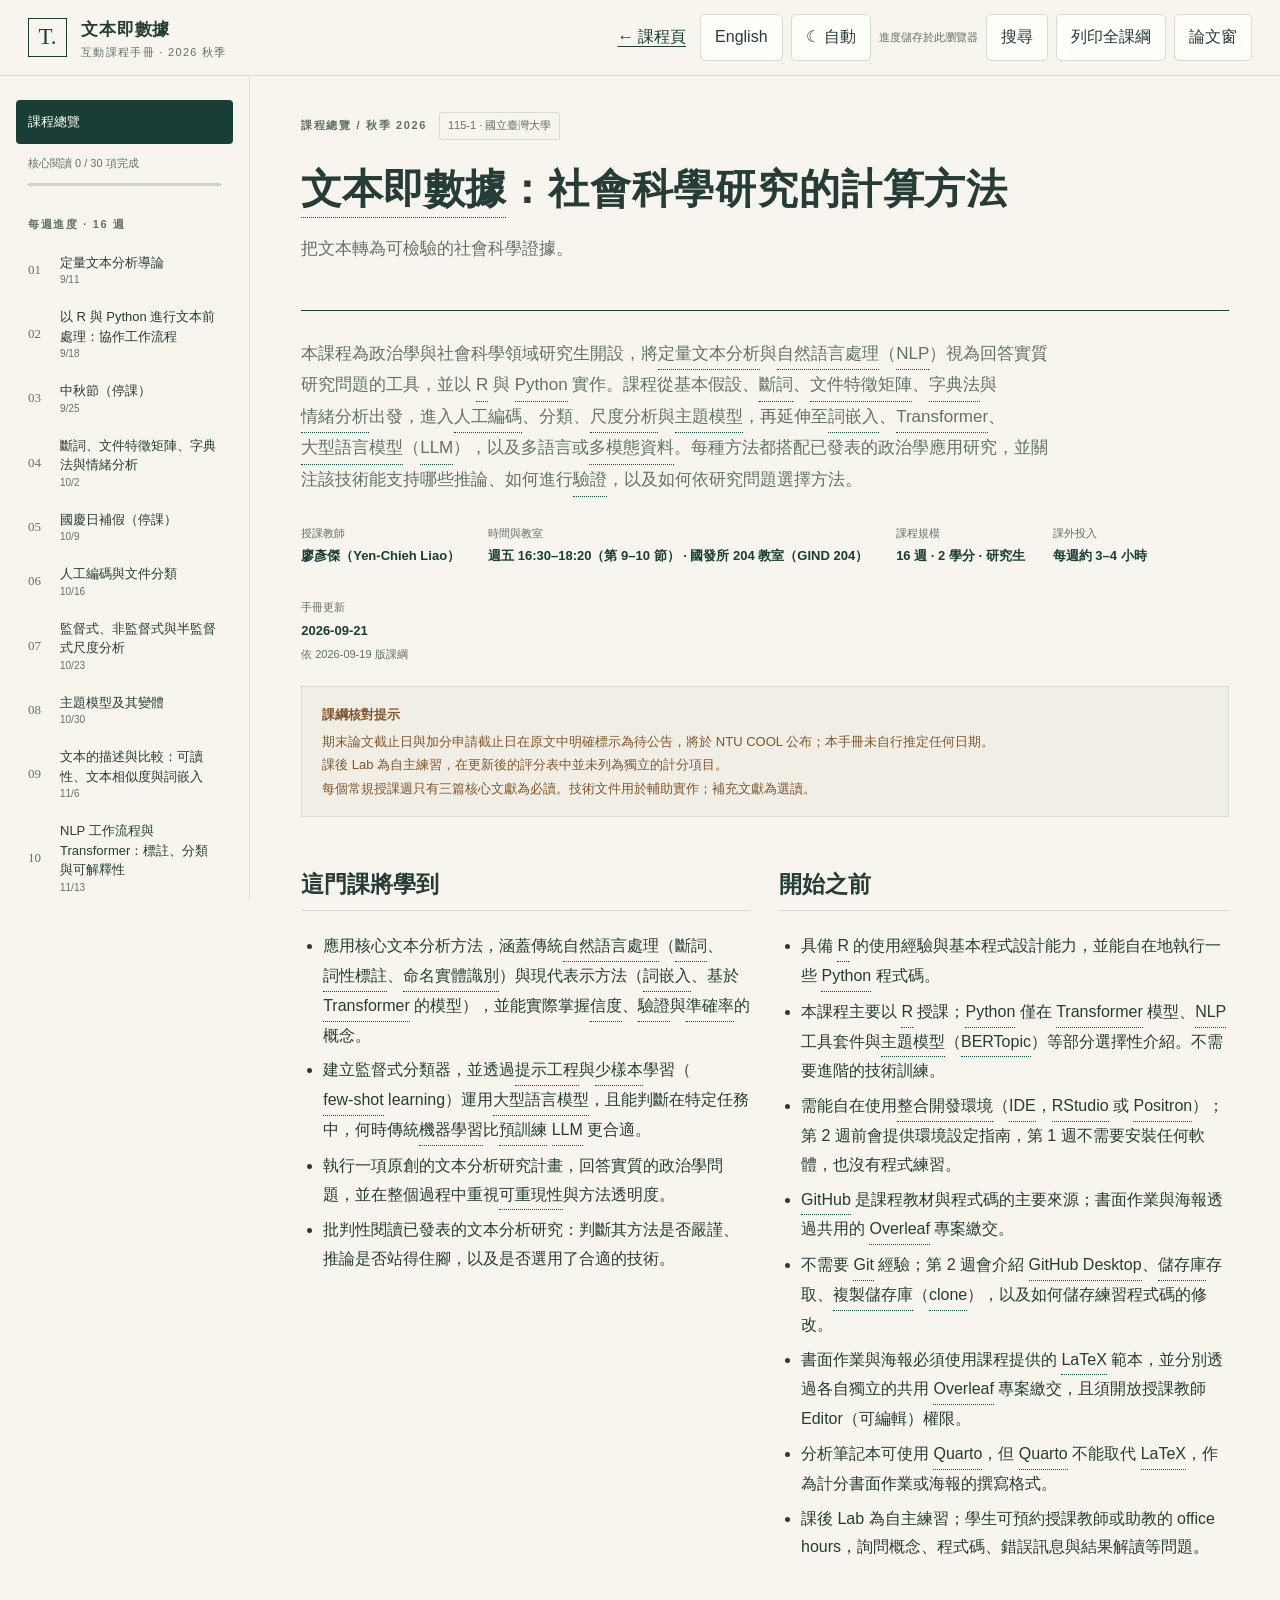
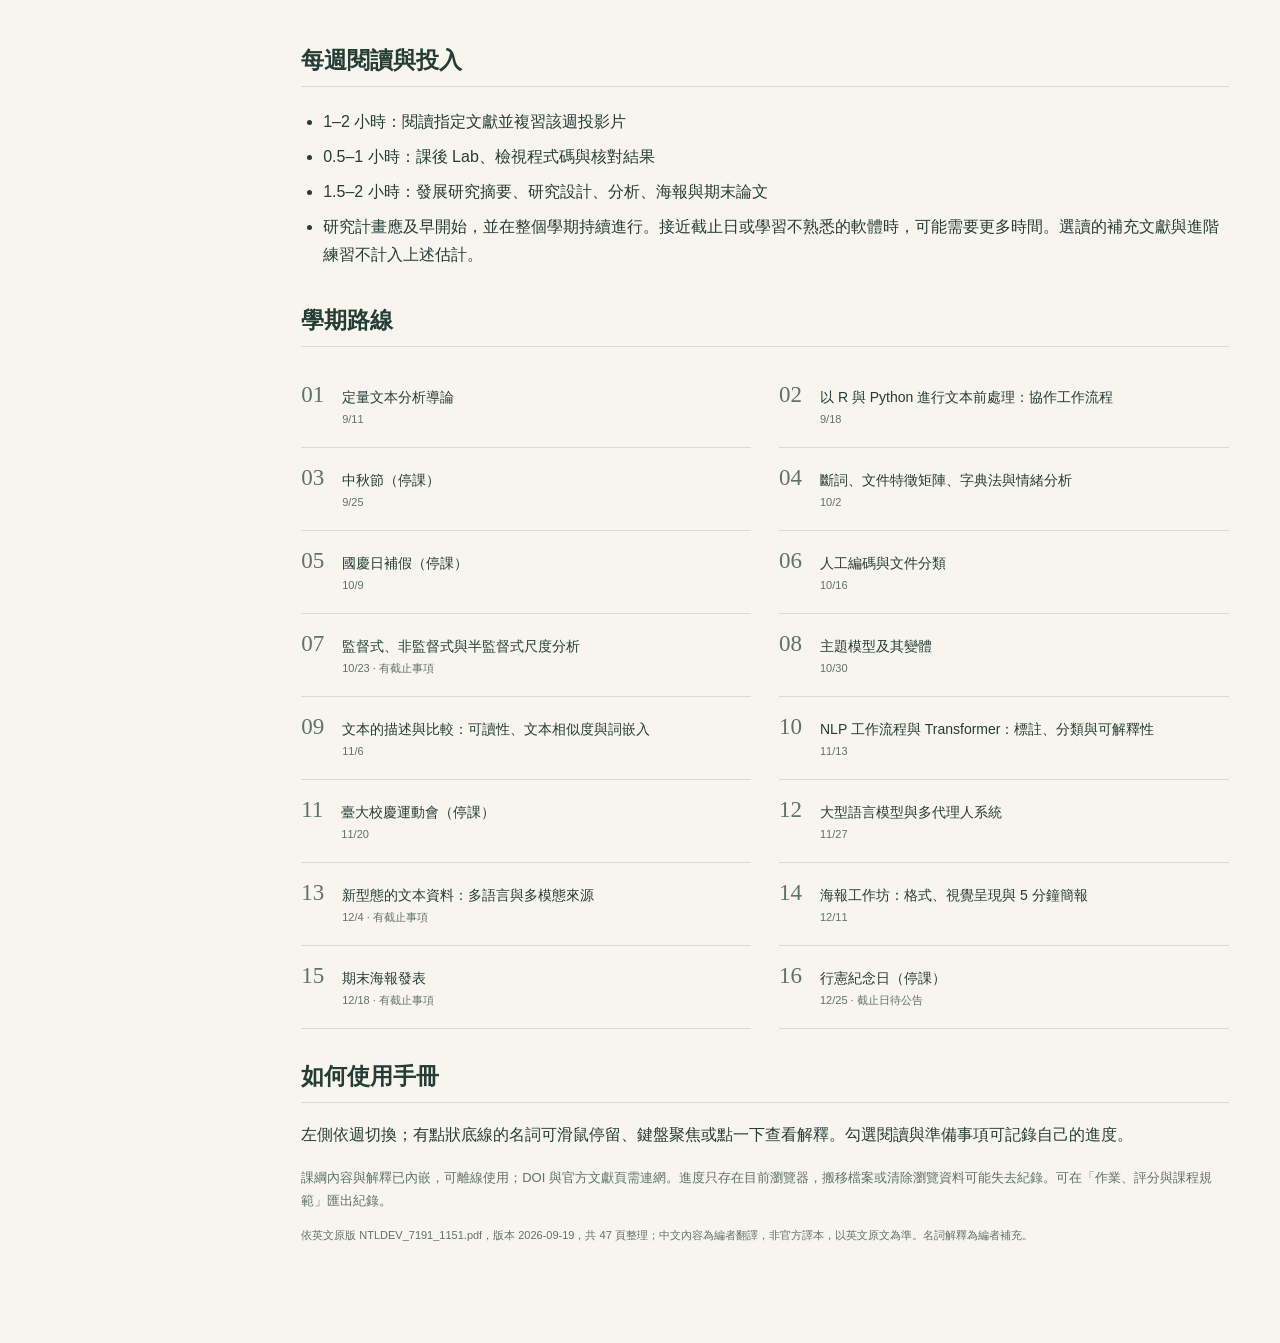
<file: text-as-data-course.html>
<!doctype html>
<html lang="zh-Hant"><head><meta charset="utf-8">
<meta name="viewport" content="width=device-width,initial-scale=1">
<title>已搬移 · 文本即數據 · 雙語互動課程手冊</title>
<link rel="canonical" href="text-as-data/text-as-data-course.html">
<meta http-equiv="refresh" content="0;url=text-as-data/text-as-data-course.html">
<script>location.replace('text-as-data/text-as-data-course.html'+location.search+location.hash);</script>
<style>body{margin:0;background:#0f1115;color:#e6e9ef;line-height:1.7;
 font-family:-apple-system,BlinkMacSystemFont,"PingFang TC","Microsoft JhengHei",sans-serif;}
 .b{max-width:560px;margin:0 auto;padding:70px 22px;}a{color:#3794ff;}
 p{font-size:15px;color:#aab2c0;}</style>
</head><body><div class="b">
<p>本站已改為多課程結構，這個網址已搬到新位置。</p>
<p>若沒有自動跳轉，請點這裡：<a href="text-as-data/text-as-data-course.html">文本即數據 · 雙語互動課程手冊</a></p>
</div></body></html>
</file>
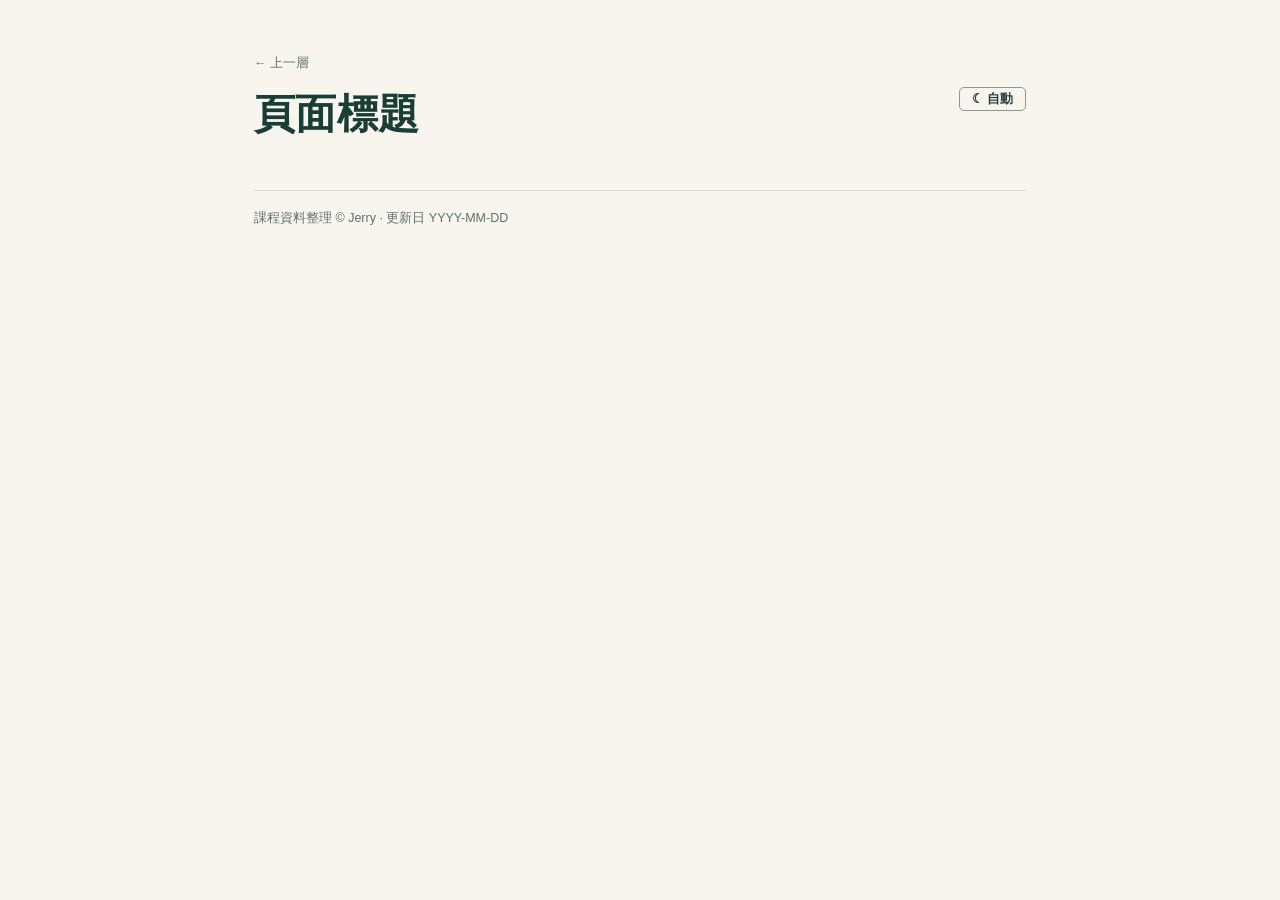
<file: design/page-template.html>
<!DOCTYPE html>
<html lang="zh-Hant">
<head>
<meta charset="utf-8">
<meta name="viewport" content="width=device-width,initial-scale=1">
<title>頁面標題</title>
<meta name="description" content="一句話說明這一頁是什麼。">

<!-- 防閃爍：必須放在樣式之前，且保持這 5 行不動 -->
<script>(function(){try{var t=localStorage.getItem('class-theme');
if(t==='light'||t==='dark')document.documentElement.setAttribute('data-theme',t);}catch(e){}})();</script>

<!-- 站台頁用外連；單檔教材改為把 tokens.css 內容內嵌於 <style> -->
<link rel="stylesheet" href="../design/tokens.css">

<style>
  /* 這一頁專屬的版面。只准使用 tokens.css 的變數，不得出現任何 #色碼。 */
  .wrap{max-width:var(--measure-ui);margin:0 auto;padding:var(--sp-7) var(--sp-5) var(--sp-8);}
  .head{display:flex;align-items:flex-start;gap:var(--sp-3);}
  .head h1{font-size:var(--fs-hero);}
</style>
</head>
<body>
<div class="wrap">
  <a class="c-back" href="../">← 上一層</a>

  <div class="head">
    <h1>頁面標題</h1>
    <button class="c-theme" data-theme-toggle style="margin-left:auto"></button>
  </div>

  <!-- 內容 -->

  <footer class="c-foot">
    課程資料整理 © Jerry · 更新日 YYYY-MM-DD
  </footer>
</div>
<script src="../design/theme.js"></script>
</body>
</html>
</file>
<file: design/tokens.css>
/* ============================================================
   紙與墨 — class 設計系統代幣 v1.2
   由 design/tokens.json 產生，勿手改任何色碼。
   單檔頁面（教材、手冊）內嵌此檔副本；站台頁以 <link> 引用。
   ============================================================ */

:root{
  /* ── 色彩：日間（米紙）─────────────────────────── */
  --bg:#f7f5ee;            /* 紙 */
  --surface:#fffefa;       /* 浮起的紙 */
  --surface-2:#f1efe5;     /* 凹陷的紙：程式碼、引文 */
  --text:#253d36;          /* 墨 */
  --heading:#183e35;       /* 濃墨 */
  --muted:#617269;         /* 淡墨 */
  --line:#d5ddd2;          /* 裝飾分隔線 */
  --line-strong:#8d998f;   /* 互動元件邊界（達 3:1）*/
  --accent:#14584a;        /* 連結與操作：深墨綠 */
  --accent-weak:#e4ebe4;   /* 強調底 */
  --gold:#b19b62;          /* 金：僅裝飾，不承載資訊 */
  --gold-ink:#7d6430;      /* 金：可承載資訊的深色版 */
  --warn:#81562c;
  --danger:#8c3a2e;
  --ok:#2f6b45;
  --code-bg:#f1efe5;
  --selection:#e8e2cd;
  --shadow-panel:0 8px 32px #183e3530;  /* 僅限浮動面板 */

  /* ── 字體 ──────────────────────────────────── */
  --font-serif:"Songti TC","Noto Serif TC",Georgia,"Times New Roman",serif;
  --font-sans:"PingFang TC","Noto Sans TC","Microsoft JhengHei",-apple-system,
              BlinkMacSystemFont,"Segoe UI",sans-serif;
  --font-mono:ui-monospace,"SFMono-Regular",Menlo,Consolas,monospace;

  /* ── 字級（標題襯線、內文無襯線）──────────────── */
  --fs-hero:clamp(28px,3.2vw,44px);
  --fs-h1:clamp(25px,2.6vw,34px);
  --fs-h2:22px;
  --fs-h3:18px;
  --fs-body:16px;
  --fs-sm:14px;
  --fs-xs:12.5px;
  --lh-body:1.8;           /* 紙的行高：寬鬆 */
  --lh-tight:1.35;

  /* ── 版面 ──────────────────────────────────── */
  --measure-read:min(46vw,640px);  /* 長文閱讀寬 */
  --measure-ui:820px;              /* 站台頁內容寬 */
  --sp-1:4px; --sp-2:8px; --sp-3:12px; --sp-4:16px;
  --sp-5:24px; --sp-6:32px; --sp-7:48px; --sp-8:64px;

  /* ── 形狀與動態（紙＝近乎方正、無陰影）────────── */
  --r-sm:3px; --r-md:5px; --r-lg:8px;
  --motion:120ms ease;

  color-scheme:light;
}

/* ── 色彩：夜間（檯燈下的紙）────────────────────── */
:root[data-theme="dark"]{
  --bg:#171d1a;
  --surface:#1d2421;
  --surface-2:#232b28;
  --text:#e8e4d8;
  --heading:#f4f1e6;
  --muted:#9faba2;
  --line:#2f3a35;
  --line-strong:#5d6b64;
  --accent:#7fc3a8;
  --accent-weak:#1f2b27;
  --gold:#b19b62;
  --gold-ink:#c9ad72;
  --warn:#d9a66a;
  --danger:#e0907f;
  --ok:#79c08d;
  --code-bg:#131816;
  --selection:#2e3a31;
  --shadow-panel:0 8px 32px #00000066;

  color-scheme:dark;
}

/* 未手動選擇時跟隨作業系統 */
@media (prefers-color-scheme:dark){
  :root:not([data-theme="light"]){
    --bg:#171d1a; --surface:#1d2421; --surface-2:#232b28;
    --text:#e8e4d8; --heading:#f4f1e6; --muted:#9faba2;
    --line:#2f3a35; --line-strong:#5d6b64;
    --accent:#7fc3a8; --accent-weak:#1f2b27;
    --gold:#b19b62; --gold-ink:#c9ad72;
    --warn:#d9a66a; --danger:#e0907f; --ok:#79c08d;
    --code-bg:#131816; --selection:#2e3a31;
    --shadow-panel:0 8px 32px #00000066;
    color-scheme:dark;
  }
}

/* ============================================================
   基礎樣式
   ============================================================ */
*{box-sizing:border-box;}
html{-webkit-text-size-adjust:100%;}
body{
  margin:0;background:var(--bg);color:var(--text);
  font:var(--fs-body)/var(--lh-body) var(--font-sans);
  -webkit-font-smoothing:antialiased;text-rendering:optimizeLegibility;
}
::selection{background:var(--selection);}

h1,h2,h3{font-family:var(--font-serif);font-weight:600;color:var(--heading);
  line-height:var(--lh-tight);letter-spacing:.01em;margin:0;}
h1{font-size:var(--fs-h1);} h2{font-size:var(--fs-h2);} h3{font-size:var(--fs-h3);}

a{color:var(--accent);text-underline-offset:3px;text-decoration-thickness:1px;}
a:hover{text-decoration-thickness:2px;}

code,kbd,samp{font-family:var(--font-mono);font-size:.88em;
  background:var(--code-bg);border:1px solid var(--line);
  border-radius:var(--r-sm);padding:1px 5px;overflow-wrap:anywhere;}
pre{background:var(--code-bg);border:1px solid var(--line);border-radius:var(--r-md);
  padding:var(--sp-4);overflow-x:auto;font-family:var(--font-mono);
  font-size:13.5px;line-height:1.7;}
pre code{background:none;border:0;padding:0;font-size:inherit;}

table{border-collapse:collapse;width:100%;font-size:var(--fs-sm);}
th,td{border:1px solid var(--line);padding:var(--sp-2) var(--sp-3);
  text-align:left;vertical-align:top;}
th{background:var(--surface-2);color:var(--heading);font-weight:600;}

hr{border:0;border-top:1px solid var(--line);margin:var(--sp-6) 0;}

:focus-visible{outline:2px solid var(--accent);outline-offset:2px;border-radius:var(--r-sm);}

/* ============================================================
   共用元件
   ============================================================ */

/* 返回上一層 */
.c-back{display:inline-block;font-size:var(--fs-xs);color:var(--muted);
  text-decoration:none;margin-bottom:var(--sp-3);}
.c-back:hover{color:var(--accent);}

/* 主題切換鈕 */
.c-theme{border:1px solid var(--line-strong);background:transparent;color:var(--text);
  border-radius:var(--r-md);padding:5px 12px;cursor:pointer;
  font:600 var(--fs-xs)/1 var(--font-sans);transition:border-color var(--motion),color var(--motion);}
.c-theme:hover{border-color:var(--accent);color:var(--accent);}

/* 卡片 */
.c-card{background:var(--surface);border:1px solid var(--line);
  border-radius:var(--r-lg);padding:var(--sp-5) var(--sp-5);}

/* 標籤 */
.c-tag{display:inline-block;font:var(--fs-xs)/1.6 var(--font-mono);
  border:1px solid var(--line-strong);border-radius:var(--r-sm);
  padding:1px 8px;color:var(--muted);white-space:nowrap;}
.c-tag--on{color:var(--ok);border-color:var(--ok);}
.c-tag--gold{color:var(--gold-ink);border-color:var(--gold-ink);}

/* 提示框 */
.c-note{border:1px solid var(--line);border-left:3px solid var(--accent);
  border-radius:var(--r-md);background:var(--surface);
  padding:var(--sp-3) var(--sp-4);margin:var(--sp-4) 0;}
.c-note--warn{border-left-color:var(--warn);}
.c-note--gold{border-left-color:var(--gold);}
.c-note--danger{border-left-color:var(--danger);}
.c-note__t{font-weight:700;font-size:var(--fs-sm);color:var(--heading);margin-bottom:2px;}
.c-note p{margin:4px 0;font-size:var(--fs-sm);color:var(--muted);}

/* 金色細飾線：唯一允許單獨使用 --gold 的地方 */
.c-rule-gold{border:0;border-top:1px solid var(--gold);opacity:.55;margin:var(--sp-5) 0;}

/* 頁尾 */
.c-foot{margin-top:var(--sp-7);padding-top:var(--sp-4);
  border-top:1px solid var(--line);font-size:var(--fs-xs);color:var(--muted);}

@media print{
  :root{--bg:#fff;--surface:#fff;--text:#000;--heading:#000;}
  .c-theme,.c-back{display:none;}
}
</file>
